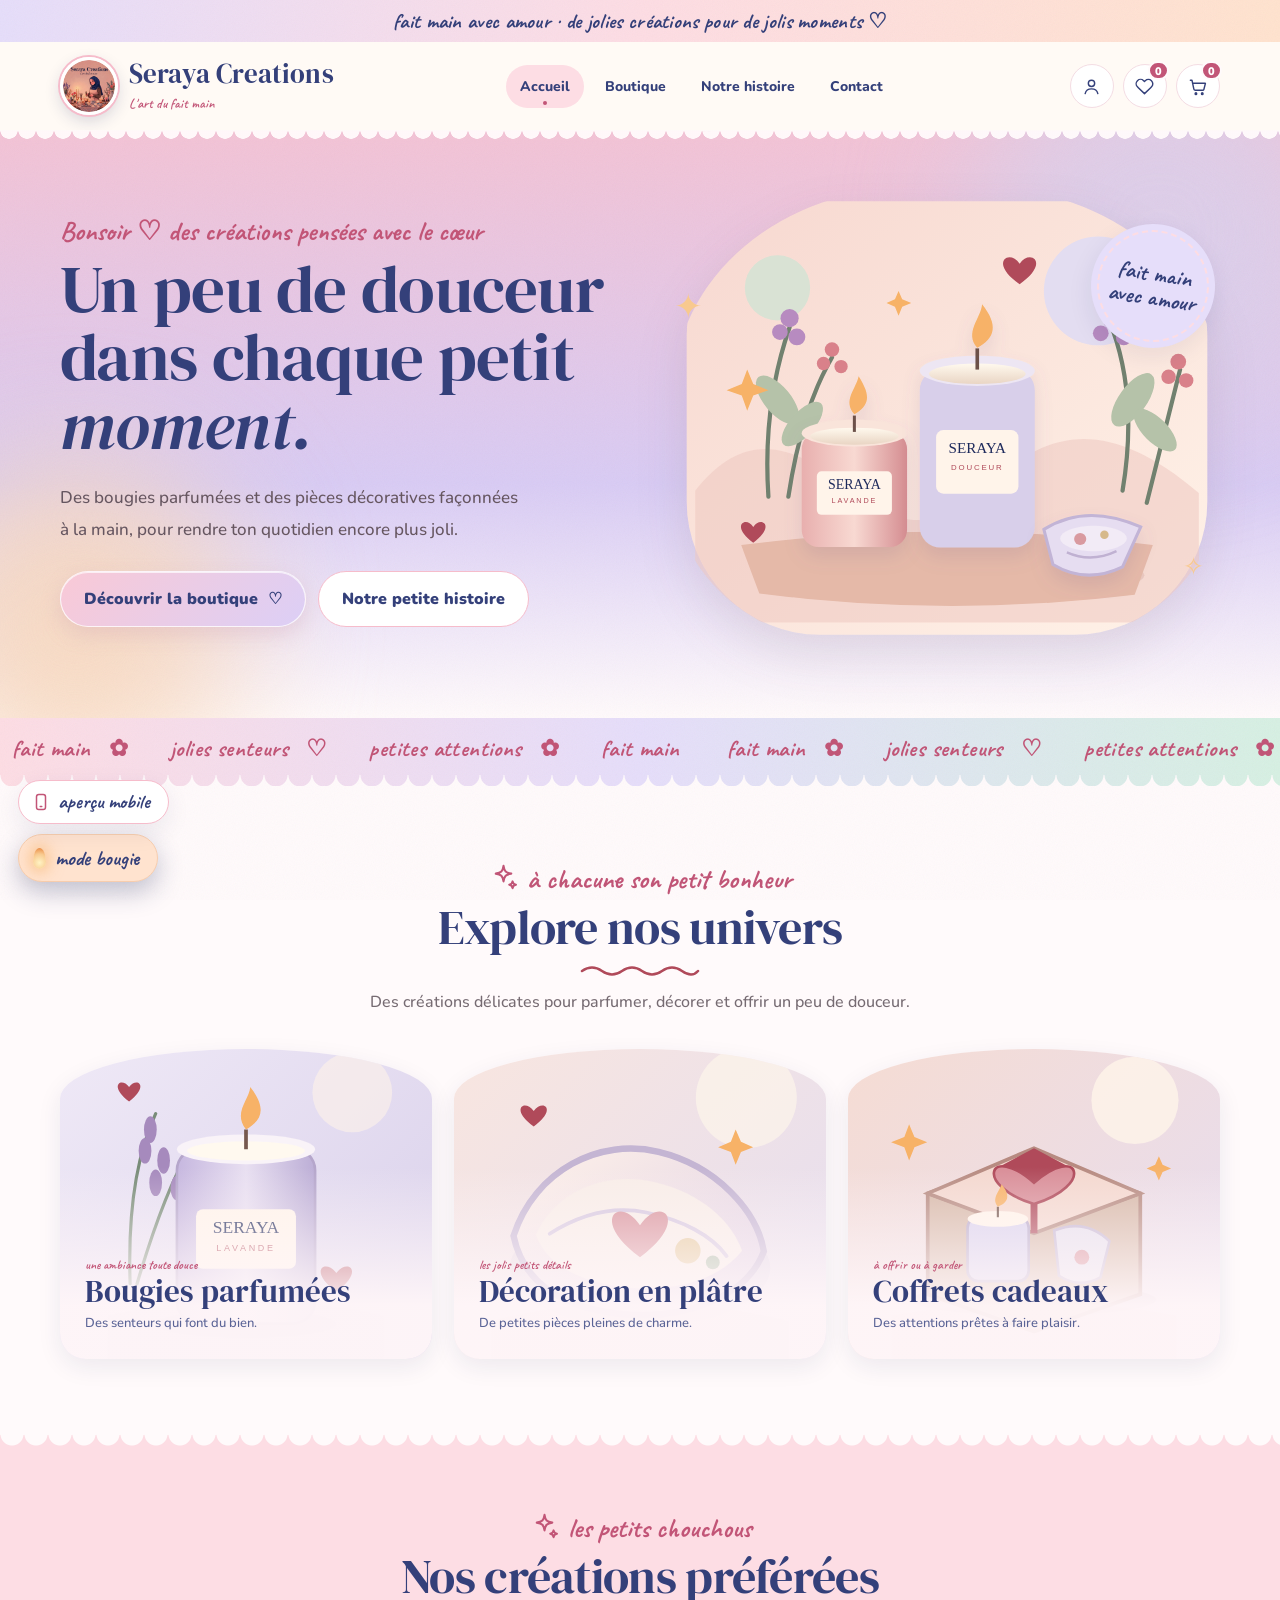
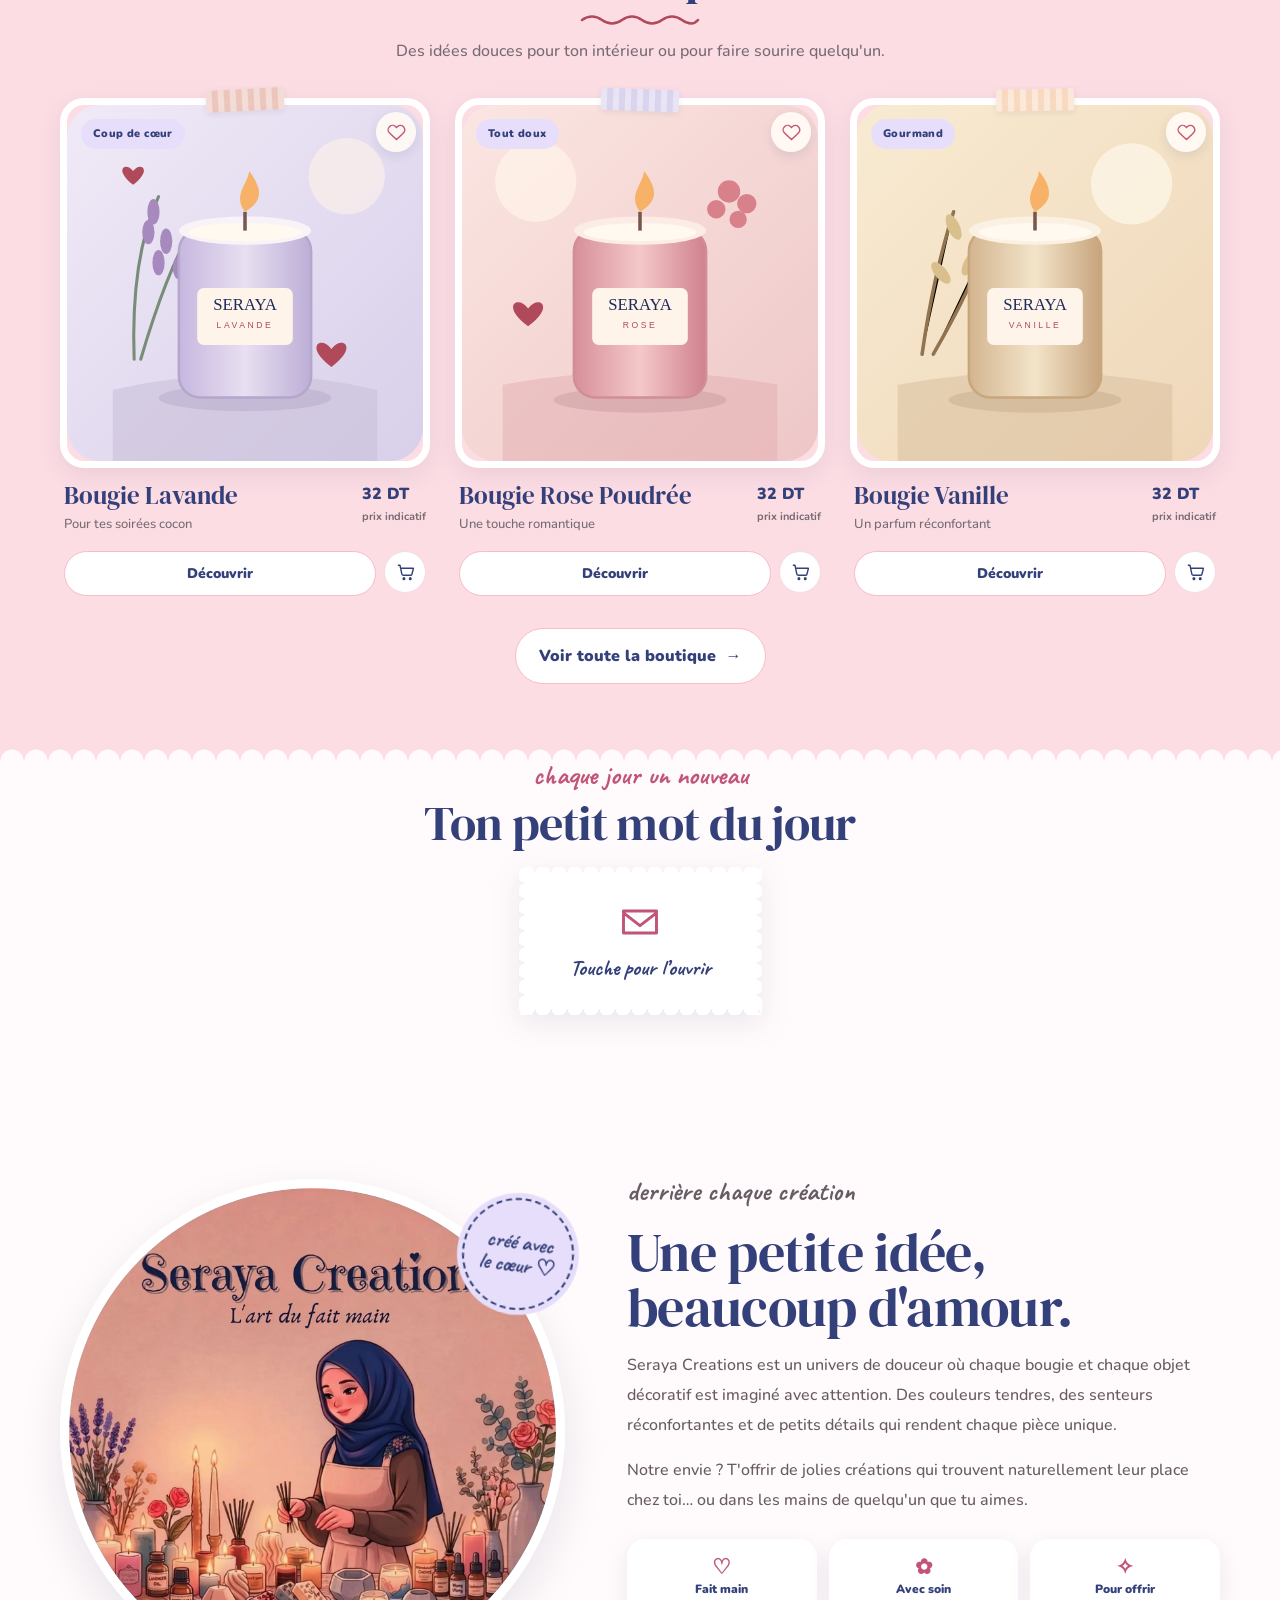
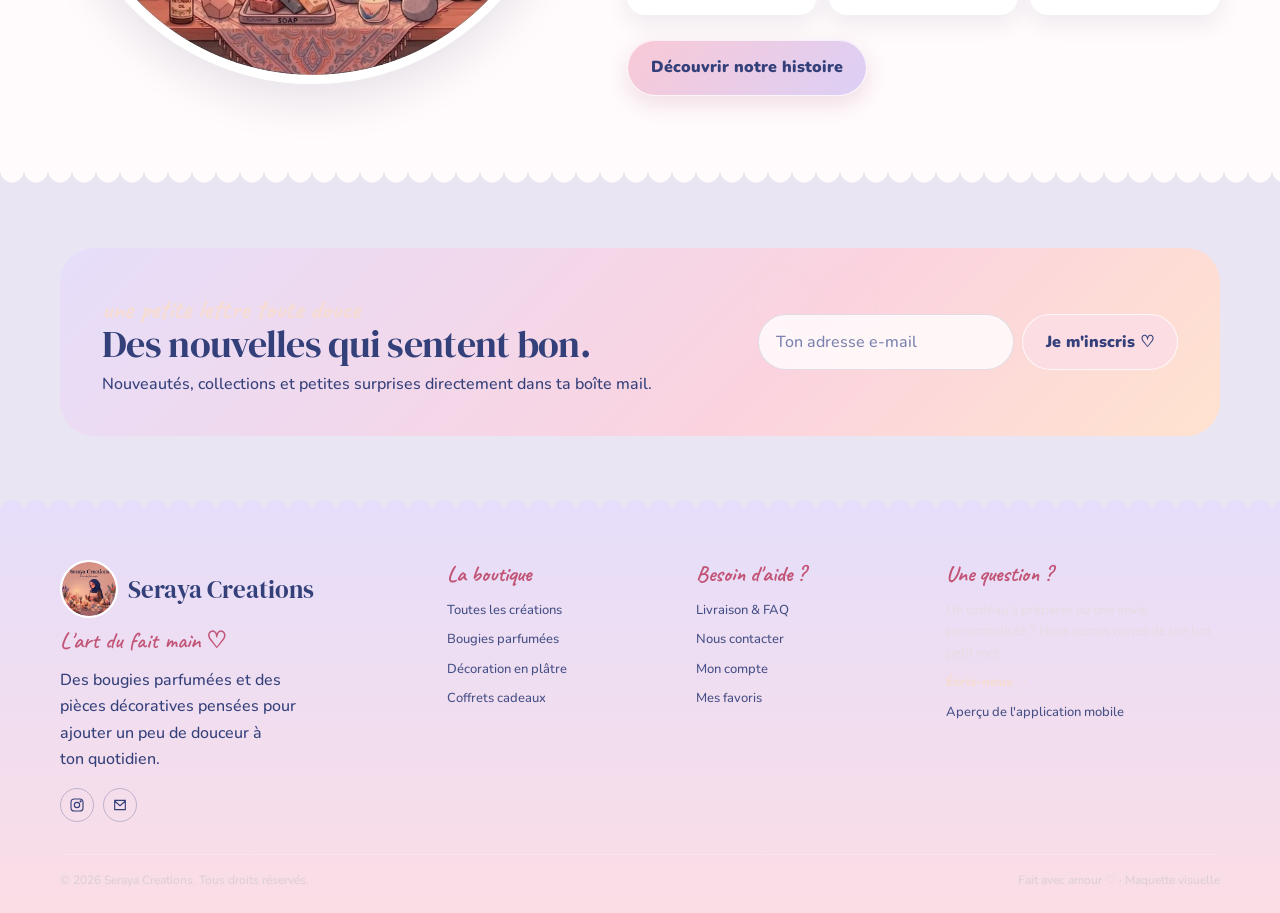
<file: index.html>
<!doctype html><html lang="fr"><head><meta charset="utf-8"><meta name="viewport" content="width=device-width, initial-scale=1"><meta name="theme-color" content="#FFF4EA"><meta name="description" content="Seraya Creations — bougies parfumées et créations décoratives faites à la main."><title>Accueil | Seraya Creations</title><link rel="stylesheet" href="styles.css"><script defer src="app.js"></script></head><body data-page="home"><div id="header-mount"><div class="announcement">fait main avec amour · de jolies créations pour de jolis moments ♡</div><header class="site-header"><div class="container nav-wrap"><a class="brand" href="index.html"><img src="assets/logo-seraya.png" alt="Logo Seraya Creations"><span><span class="brand-name">Seraya Creations</span><span class="brand-tag">L'art du fait main</span></span></a><nav class="main-nav" aria-label="Navigation principale"><a href="index.html" data-nav="home">Accueil</a><a href="boutique.html" data-nav="shop">Boutique</a><a href="histoire.html" data-nav="story">Notre histoire</a><a href="contact.html" data-nav="contact">Contact</a></nav><div class="nav-actions"><a class="icon-link" href="favoris.html" aria-label="Mes favoris"><svg viewBox="0 0 24 24"><path d="M20.8 4.6a5.5 5.5 0 0 0-7.8 0L12 5.7l-1.1-1.1a5.5 5.5 0 0 0-7.8 7.8l1.1 1.1L12 21l7.8-7.5 1.1-1.1a5.5 5.5 0 0 0-.1-7.8Z"/></svg><span class="count" data-favorite-count>0</span></a><a class="icon-link" href="panier.html" aria-label="Mon panier"><svg viewBox="0 0 24 24"><path d="M3 4h2l2.4 11.2a2 2 0 0 0 2 1.6h8.8a2 2 0 0 0 2-1.6L22 8H6"/><circle cx="10" cy="21" r="1"/><circle cx="18" cy="21" r="1"/></svg><span class="count" data-cart-count>0</span></a><button class="menu-toggle" type="button" aria-label="Ouvrir le menu" aria-expanded="false" data-menu-toggle><svg viewBox="0 0 24 24"><path d="M4 7h16M4 12h16M4 17h16"/></svg></button></div></div><nav class="mobile-nav" data-mobile-nav aria-label="Navigation mobile"><a href="index.html">Accueil</a><a href="boutique.html">Boutique</a><a href="histoire.html">Notre histoire</a><a href="contact.html">Contact</a><a href="livraison.html">Livraison & FAQ</a><a href="app.html">Aperçu application</a></nav></header></div><main>
<section class="hero">
 <div class="container hero-grid">
  <div class="hero-copy">
   <p class="eyebrow">des créations pensées avec le cœur</p>
   <h1 class="display">Un peu de douceur<br>dans chaque petit<br><em>moment.</em></h1>
   <p class="lead">Des bougies parfumées et des pièces décoratives façonnées à la main, pour rendre ton quotidien encore plus joli.</p>
   <div class="hero-actions"><a class="btn" href="boutique.html">Découvrir la boutique <span>♡</span></a><a class="btn btn-secondary" href="histoire.html">Notre petite histoire</a></div>
   
  </div>
  <div class="hero-art"><img src="assets/products/hero-atelier.svg" alt="Bougies parfumées et décorations artisanales Seraya"><div class="floating-note">fait main<br>avec amour</div><span class="hero-spark one">✦</span><span class="hero-spark two">✧</span></div>
 </div>
</section>
<div class="promise-strip">fait main <span>✿</span> jolies senteurs <span>♡</span> petites attentions <span>✿</span> fait main</div>
<section class="section">
 <div class="container">
  <div class="section-title"><p class="eyebrow center">à chacune son petit bonheur</p><h2 class="display display-sm">Explore nos univers</h2><p>Des créations délicates pour parfumer, décorer et offrir un peu de douceur.</p></div>
  <div class="collection-grid">
   <a class="collection-card" href="boutique.html?cat=bougies"><img src="assets/products/bougie-lavande.svg" alt="Bougie parfumée lavande"><div class="collection-copy"><p class="script-line">une ambiance toute douce</p><h3>Bougies parfumées</h3><p>Des senteurs qui font du bien.</p></div></a>
   <a class="collection-card" href="boutique.html?cat=decoration"><img src="assets/products/plateau-coquillage.svg" alt="Plateau décoratif en plâtre"><div class="collection-copy"><p class="script-line">les jolis petits détails</p><h3>Décoration en plâtre</h3><p>De petites pièces pleines de charme.</p></div></a>
   <a class="collection-card" href="boutique.html?cat=coffrets"><img src="assets/products/coffret-cocon.svg" alt="Coffret cadeau artisanal"><div class="collection-copy"><p class="script-line">à offrir ou à garder</p><h3>Coffrets cadeaux</h3><p>Des attentions prêtes à faire plaisir.</p></div></a>
  </div>
 </div>
</section>
<section class="section section-tint">
 <div class="container">
  <div class="section-title"><p class="eyebrow center">les petits chouchous</p><h2 class="display display-sm">Nos créations préférées</h2><p>Des idées douces pour ton intérieur ou pour faire sourire quelqu'un.</p></div>
  <div class="product-grid" data-products="featured"></div>
  <div class="center" style="margin-top:32px"><a class="btn btn-secondary" href="boutique.html">Voir toute la boutique <span>→</span></a></div>
 </div>
</section>
<section class="section">
 <div class="container split-feature">
  <div class="feature-art"><img src="assets/logo-seraya.png" alt="Illustration de l'univers Seraya Creations"><div class="feature-sticker">créé avec<br>le cœur ♡</div></div>
  <div class="feature-copy"><p class="eyebrow">derrière chaque création</p><h2 class="display">Une petite idée, beaucoup d'amour.</h2><p>Seraya Creations est un univers de douceur où chaque bougie et chaque objet décoratif est imaginé avec attention. Des couleurs tendres, des senteurs réconfortantes et de petits détails qui rendent chaque pièce unique.</p><p>Notre envie ? T'offrir de jolies créations qui trouvent naturellement leur place chez toi… ou dans les mains de quelqu'un que tu aimes.</p><div class="feature-points"><div class="feature-point"><b>♡</b>Fait main</div><div class="feature-point"><b>✿</b>Avec soin</div><div class="feature-point"><b>✧</b>Pour offrir</div></div><a class="btn" href="histoire.html">Découvrir notre histoire</a></div>
 </div>
</section>
<section class="section section-lavender">
 <div class="container"><div class="newsletter"><div><p class="eyebrow" style="color:#F6DCD2">une petite lettre toute douce</p><h2 class="display">Des nouvelles qui sentent bon.</h2><p>Nouveautés, collections et petites surprises directement dans ta boîte mail.</p></div><form class="newsletter-form" data-demo-form><input type="email" placeholder="Ton adresse e-mail" required aria-label="Ton adresse e-mail"><button class="btn" type="submit">Je m'inscris ♡</button></form></div></div>
</section>
</main><div id="footer-mount"><footer class="site-footer"><div class="container"><div class="footer-grid"><div><div class="footer-brand"><img src="assets/logo-seraya.png" alt=""><strong>Seraya Creations</strong></div><div class="footer-script">L'art du fait main ♡</div><p style="max-width:260px;margin-top:12px">Des bougies parfumées et des pièces décoratives pensées pour ajouter un peu de douceur à ton quotidien.</p><div class="social-row"><a href="contact.html" aria-label="Instagram"><svg viewBox="0 0 24 24"><rect x="3" y="3" width="18" height="18" rx="5"/><circle cx="12" cy="12" r="4"/><circle cx="17.5" cy="6.5" r=".8"/></svg></a><a href="contact.html" aria-label="Contact"><svg viewBox="0 0 24 24"><path d="M4 5h16v14H4zM4 6l8 7 8-7"/></svg></a></div></div><div class="footer-col"><h3>La boutique</h3><a href="boutique.html">Toutes les créations</a><a href="boutique.html?cat=bougies">Bougies parfumées</a><a href="boutique.html?cat=decoration">Décoration en plâtre</a><a href="boutique.html?cat=coffrets">Coffrets cadeaux</a></div><div class="footer-col"><h3>Besoin d'aide ?</h3><a href="livraison.html">Livraison & FAQ</a><a href="contact.html">Nous contacter</a><a href="compte.html">Mon compte</a><a href="favoris.html">Mes favoris</a></div><div class="footer-col"><h3>Une question ?</h3><p>Un cadeau à préparer ou une envie personnalisée ? Nous serons ravies de lire ton petit mot.</p><a href="contact.html" style="font-weight:900;color:#F6DCD2">Écris-nous →</a><a href="app.html">Aperçu de l'application mobile</a></div></div><div class="footer-bottom"><span>© <span data-year></span> Seraya Creations. Tous droits réservés.</span><span>Fait avec amour ♡ · Maquette visuelle</span></div></div></footer><div class="toast" role="status" aria-live="polite" data-toast></div></div></body></html>
</file>
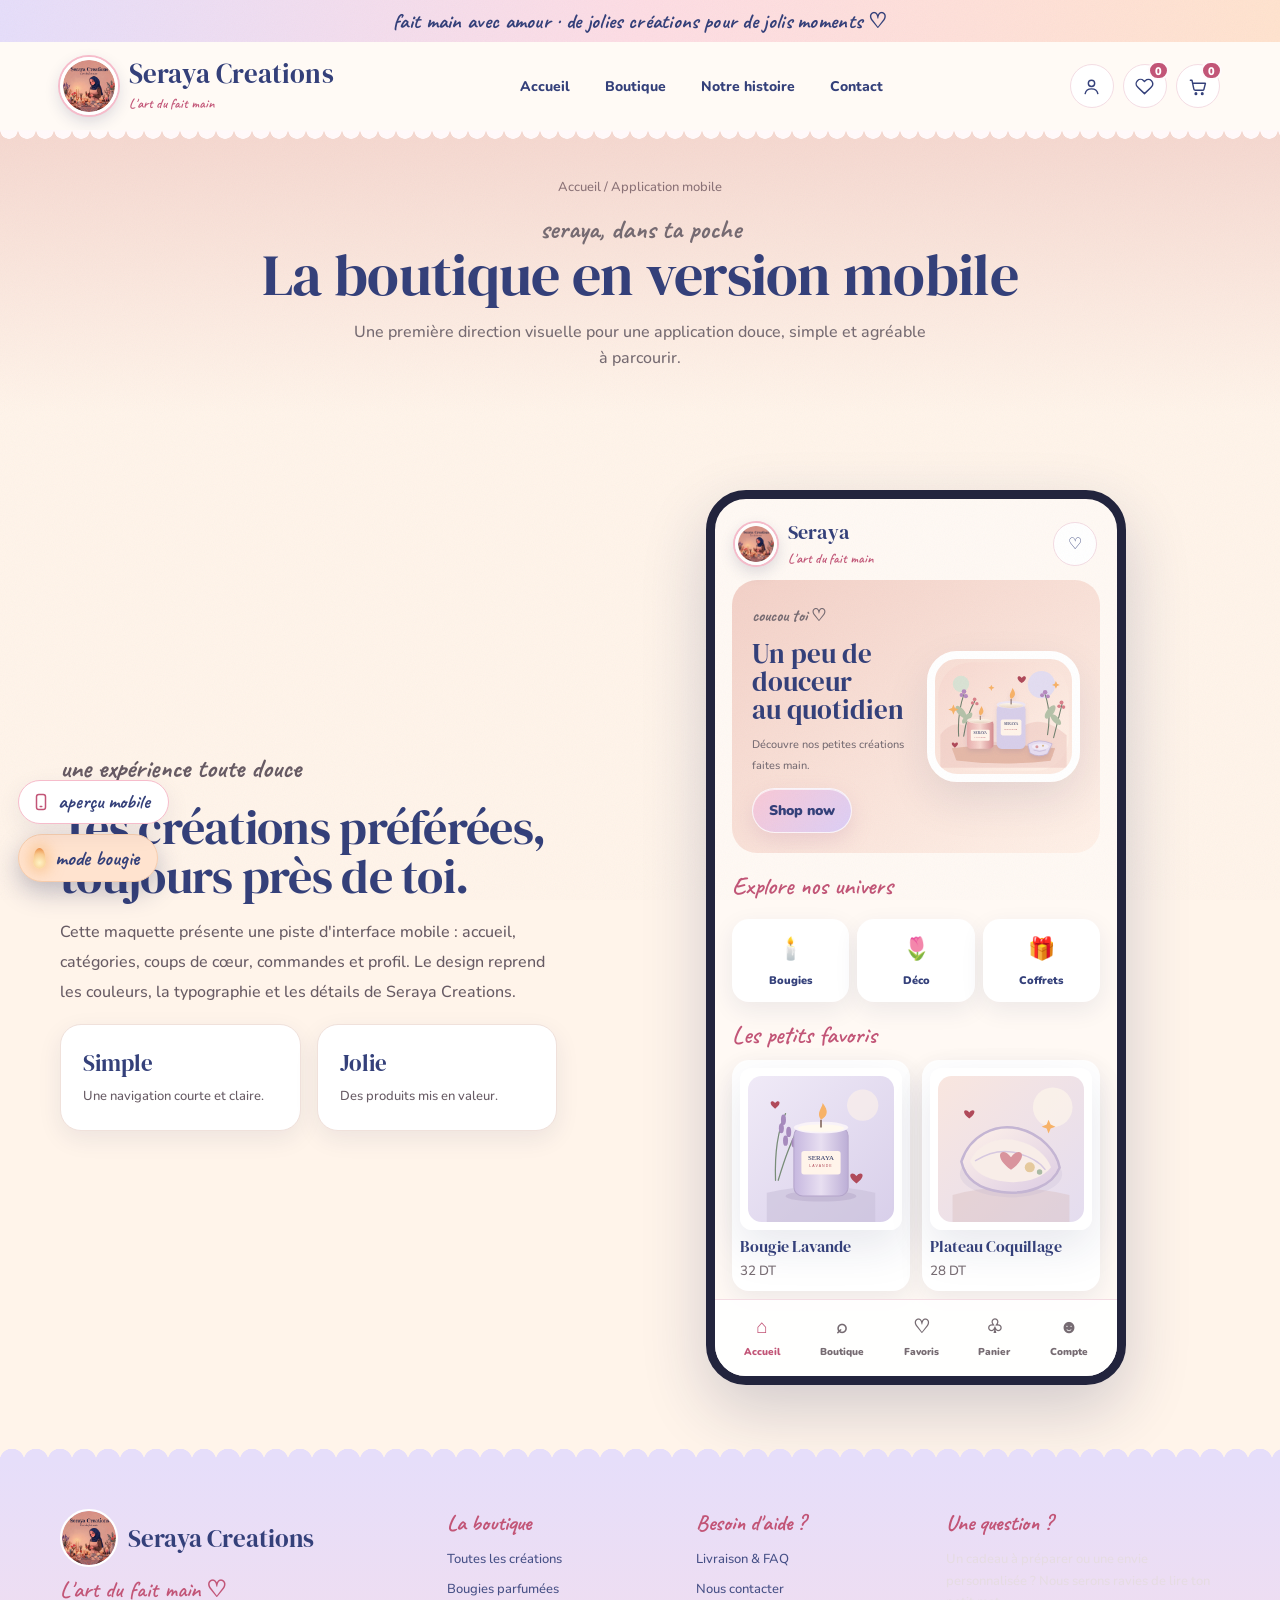
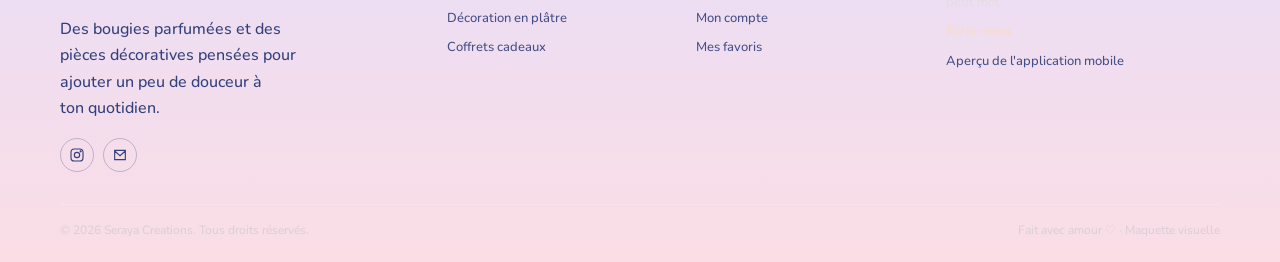
<file: app.html>
<!doctype html><html lang="fr"><head><meta charset="utf-8"><meta name="viewport" content="width=device-width, initial-scale=1"><meta name="theme-color" content="#FFF4EA"><meta name="description" content="Seraya Creations — bougies parfumées et créations décoratives faites à la main."><title>Aperçu application mobile | Seraya Creations</title><link rel="stylesheet" href="styles.css"><script defer src="app.js"></script></head><body data-page="app"><div id="header-mount"><div class="announcement">fait main avec amour · de jolies créations pour de jolis moments ♡</div><header class="site-header"><div class="container nav-wrap"><a class="brand" href="index.html"><img src="assets/logo-seraya.png" alt="Logo Seraya Creations"><span><span class="brand-name">Seraya Creations</span><span class="brand-tag">L'art du fait main</span></span></a><nav class="main-nav" aria-label="Navigation principale"><a href="index.html" data-nav="home">Accueil</a><a href="boutique.html" data-nav="shop">Boutique</a><a href="histoire.html" data-nav="story">Notre histoire</a><a href="contact.html" data-nav="contact">Contact</a></nav><div class="nav-actions"><a class="icon-link" href="favoris.html" aria-label="Mes favoris"><svg viewBox="0 0 24 24"><path d="M20.8 4.6a5.5 5.5 0 0 0-7.8 0L12 5.7l-1.1-1.1a5.5 5.5 0 0 0-7.8 7.8l1.1 1.1L12 21l7.8-7.5 1.1-1.1a5.5 5.5 0 0 0-.1-7.8Z"/></svg><span class="count" data-favorite-count>0</span></a><a class="icon-link" href="panier.html" aria-label="Mon panier"><svg viewBox="0 0 24 24"><path d="M3 4h2l2.4 11.2a2 2 0 0 0 2 1.6h8.8a2 2 0 0 0 2-1.6L22 8H6"/><circle cx="10" cy="21" r="1"/><circle cx="18" cy="21" r="1"/></svg><span class="count" data-cart-count>0</span></a><button class="menu-toggle" type="button" aria-label="Ouvrir le menu" aria-expanded="false" data-menu-toggle><svg viewBox="0 0 24 24"><path d="M4 7h16M4 12h16M4 17h16"/></svg></button></div></div><nav class="mobile-nav" data-mobile-nav aria-label="Navigation mobile"><a href="index.html">Accueil</a><a href="boutique.html">Boutique</a><a href="histoire.html">Notre histoire</a><a href="contact.html">Contact</a><a href="livraison.html">Livraison & FAQ</a><a href="app.html">Aperçu application</a></nav></header></div><main>
<section class="page-hero"><div class="container"><div class="breadcrumbs"><a href="index.html">Accueil</a> / Application mobile</div><p class="eyebrow">seraya, dans ta poche</p><h1 class="display">La boutique en version mobile</h1><p>Une première direction visuelle pour une application douce, simple et agréable à parcourir.</p></div></section>
<section class="section section-soft"><div class="container"><div class="story-hero"><div><p class="eyebrow">une expérience toute douce</p><h2 class="display display-sm">Tes créations préférées, toujours près de toi.</h2><p>Cette maquette présente une piste d'interface mobile : accueil, catégories, coups de cœur, commandes et profil. Le design reprend les couleurs, la typographie et les détails de Seraya Creations.</p><div class="info-cards" style="grid-template-columns:1fr 1fr"><article class="info-card"><h3>Simple</h3><p>Une navigation courte et claire.</p></article><article class="info-card"><h3>Jolie</h3><p>Des produits mis en valeur.</p></article></div></div><div class="app-preview"><div class="app-top"><a class="brand" href="index.html"><img src="assets/logo-seraya.png" alt=""><span><span class="brand-name">Seraya</span><span class="brand-tag">L'art du fait main</span></span></a><a href="favoris.html" class="icon-link" aria-label="Favoris">♡</a></div><div class="app-screen"><div class="app-hero"><div><p class="eyebrow" style="font-size:17px">coucou toi ♡</p><h2>Un peu de douceur au quotidien</h2><p>Découvre nos petites créations faites main.</p><a class="btn btn-small" href="boutique.html">Shop now</a></div><img src="assets/products/hero-atelier.svg" alt="Bougies et décoration"></div><div class="script-line" style="margin:18px 0 10px">Explore nos univers</div><div class="app-icons"><a class="app-icon" href="boutique.html?cat=bougies"><span>🕯️</span>Bougies</a><a class="app-icon" href="boutique.html?cat=decoration"><span>🌷</span>Déco</a><a class="app-icon" href="boutique.html?cat=coffrets"><span>🎁</span>Coffrets</a></div><div class="script-line" style="margin:10px 0">Les petits favoris</div><div class="app-products"><a class="app-product" href="produit.html"><img src="assets/products/bougie-lavande.svg" alt=""><strong>Bougie Lavande</strong><small>32 DT</small></a><a class="app-product" href="boutique.html"><img src="assets/products/plateau-coquillage.svg" alt=""><strong>Plateau Coquillage</strong><small>28 DT</small></a></div></div><div class="app-bottom"><a class="active" href="index.html"><span>⌂</span>Accueil</a><a href="boutique.html"><span>⌕</span>Boutique</a><a href="favoris.html"><span>♡</span>Favoris</a><a href="panier.html"><span>♧</span>Panier</a><a href="compte.html"><span>☻</span>Compte</a></div></div></div></div></section>
</main><div id="footer-mount"><footer class="site-footer"><div class="container"><div class="footer-grid"><div><div class="footer-brand"><img src="assets/logo-seraya.png" alt=""><strong>Seraya Creations</strong></div><div class="footer-script">L'art du fait main ♡</div><p style="max-width:260px;margin-top:12px">Des bougies parfumées et des pièces décoratives pensées pour ajouter un peu de douceur à ton quotidien.</p><div class="social-row"><a href="contact.html" aria-label="Instagram"><svg viewBox="0 0 24 24"><rect x="3" y="3" width="18" height="18" rx="5"/><circle cx="12" cy="12" r="4"/><circle cx="17.5" cy="6.5" r=".8"/></svg></a><a href="contact.html" aria-label="Contact"><svg viewBox="0 0 24 24"><path d="M4 5h16v14H4zM4 6l8 7 8-7"/></svg></a></div></div><div class="footer-col"><h3>La boutique</h3><a href="boutique.html">Toutes les créations</a><a href="boutique.html?cat=bougies">Bougies parfumées</a><a href="boutique.html?cat=decoration">Décoration en plâtre</a><a href="boutique.html?cat=coffrets">Coffrets cadeaux</a></div><div class="footer-col"><h3>Besoin d'aide ?</h3><a href="livraison.html">Livraison & FAQ</a><a href="contact.html">Nous contacter</a><a href="compte.html">Mon compte</a><a href="favoris.html">Mes favoris</a></div><div class="footer-col"><h3>Une question ?</h3><p>Un cadeau à préparer ou une envie personnalisée ? Nous serons ravies de lire ton petit mot.</p><a href="contact.html" style="font-weight:900;color:#F6DCD2">Écris-nous →</a><a href="app.html">Aperçu de l'application mobile</a></div></div><div class="footer-bottom"><span>© <span data-year></span> Seraya Creations. Tous droits réservés.</span><span>Fait avec amour ♡ · Maquette visuelle</span></div></div></footer><div class="toast" role="status" aria-live="polite" data-toast></div></div></body></html>
</file>
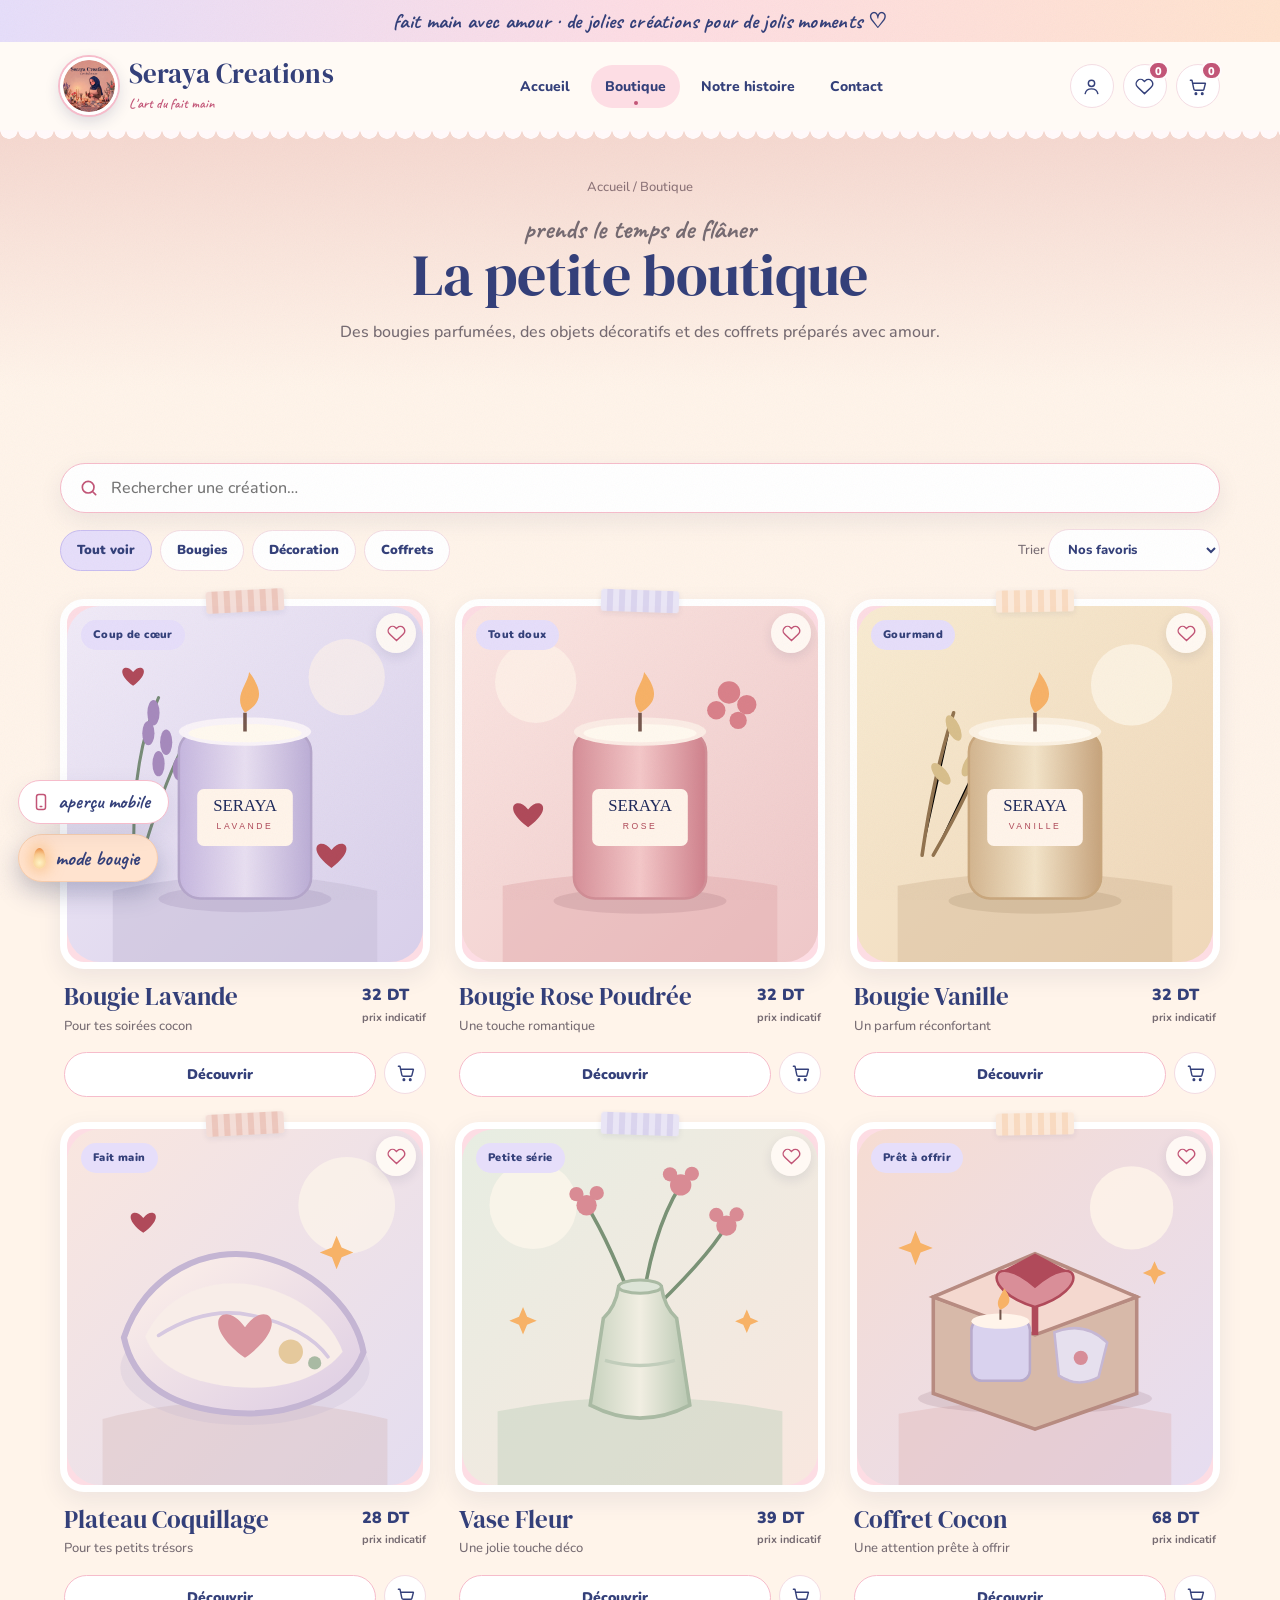
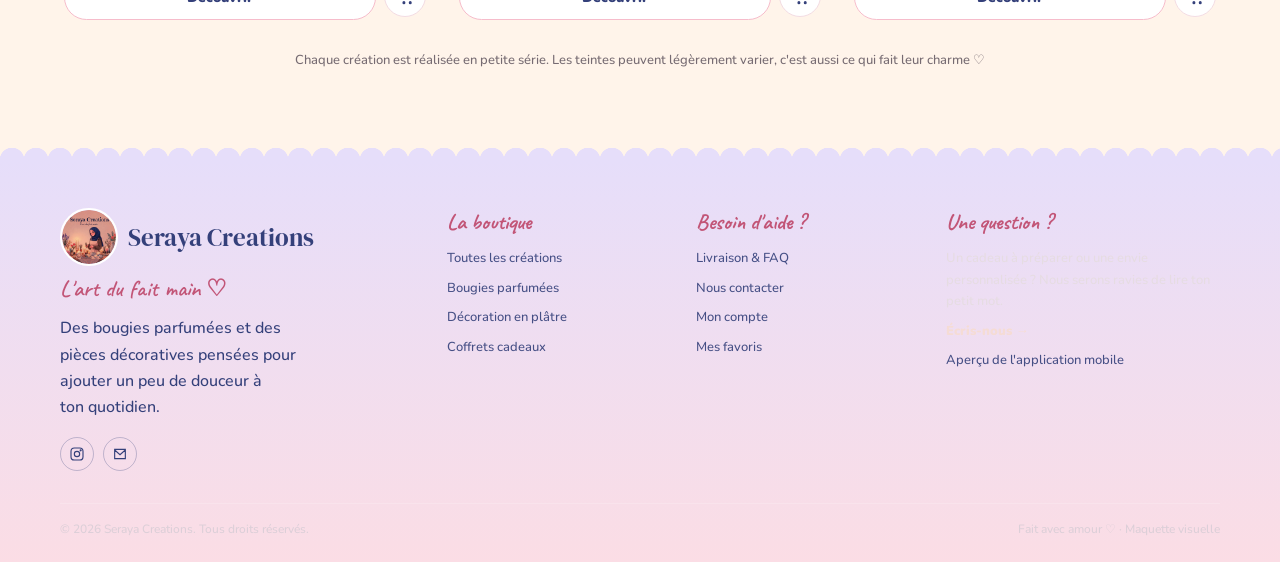
<file: boutique.html>
<!doctype html><html lang="fr"><head><meta charset="utf-8"><meta name="viewport" content="width=device-width, initial-scale=1"><meta name="theme-color" content="#FFF4EA"><meta name="description" content="Seraya Creations — bougies parfumées et créations décoratives faites à la main."><title>La boutique | Seraya Creations</title><link rel="stylesheet" href="styles.css"><script defer src="app.js"></script></head><body data-page="shop"><div id="header-mount"><div class="announcement">fait main avec amour · de jolies créations pour de jolis moments ♡</div><header class="site-header"><div class="container nav-wrap"><a class="brand" href="index.html"><img src="assets/logo-seraya.png" alt="Logo Seraya Creations"><span><span class="brand-name">Seraya Creations</span><span class="brand-tag">L'art du fait main</span></span></a><nav class="main-nav" aria-label="Navigation principale"><a href="index.html" data-nav="home">Accueil</a><a href="boutique.html" data-nav="shop">Boutique</a><a href="histoire.html" data-nav="story">Notre histoire</a><a href="contact.html" data-nav="contact">Contact</a></nav><div class="nav-actions"><a class="icon-link" href="favoris.html" aria-label="Mes favoris"><svg viewBox="0 0 24 24"><path d="M20.8 4.6a5.5 5.5 0 0 0-7.8 0L12 5.7l-1.1-1.1a5.5 5.5 0 0 0-7.8 7.8l1.1 1.1L12 21l7.8-7.5 1.1-1.1a5.5 5.5 0 0 0-.1-7.8Z"/></svg><span class="count" data-favorite-count>0</span></a><a class="icon-link" href="panier.html" aria-label="Mon panier"><svg viewBox="0 0 24 24"><path d="M3 4h2l2.4 11.2a2 2 0 0 0 2 1.6h8.8a2 2 0 0 0 2-1.6L22 8H6"/><circle cx="10" cy="21" r="1"/><circle cx="18" cy="21" r="1"/></svg><span class="count" data-cart-count>0</span></a><button class="menu-toggle" type="button" aria-label="Ouvrir le menu" aria-expanded="false" data-menu-toggle><svg viewBox="0 0 24 24"><path d="M4 7h16M4 12h16M4 17h16"/></svg></button></div></div><nav class="mobile-nav" data-mobile-nav aria-label="Navigation mobile"><a href="index.html">Accueil</a><a href="boutique.html">Boutique</a><a href="histoire.html">Notre histoire</a><a href="contact.html">Contact</a><a href="livraison.html">Livraison & FAQ</a><a href="app.html">Aperçu application</a></nav></header></div><main>
<section class="page-hero"><div class="container"><div class="breadcrumbs"><a href="index.html">Accueil</a> / Boutique</div><p class="eyebrow">prends le temps de flâner</p><h1 class="display">La petite boutique</h1><p>Des bougies parfumées, des objets décoratifs et des coffrets préparés avec amour.</p></div></section>
<section class="section section-soft"><div class="container"><div class="shop-toolbar"><div class="filter-pills"><button class="filter-pill active" data-filter="all">Tout voir</button><button class="filter-pill" data-filter="bougies">Bougies</button><button class="filter-pill" data-filter="decoration">Décoration</button><button class="filter-pill" data-filter="coffrets">Coffrets</button></div><label class="small muted">Trier <select class="sort-select" id="sort-products"><option value="featured">Nos favoris</option><option value="price-asc">Prix croissant</option><option value="price-desc">Prix décroissant</option></select></label></div><div class="product-grid" data-products="all"></div><p class="center muted small" style="margin-top:30px">Chaque création est réalisée en petite série. Les teintes peuvent légèrement varier, c'est aussi ce qui fait leur charme ♡</p></div></section>
</main><div id="footer-mount"><footer class="site-footer"><div class="container"><div class="footer-grid"><div><div class="footer-brand"><img src="assets/logo-seraya.png" alt=""><strong>Seraya Creations</strong></div><div class="footer-script">L'art du fait main ♡</div><p style="max-width:260px;margin-top:12px">Des bougies parfumées et des pièces décoratives pensées pour ajouter un peu de douceur à ton quotidien.</p><div class="social-row"><a href="contact.html" aria-label="Instagram"><svg viewBox="0 0 24 24"><rect x="3" y="3" width="18" height="18" rx="5"/><circle cx="12" cy="12" r="4"/><circle cx="17.5" cy="6.5" r=".8"/></svg></a><a href="contact.html" aria-label="Contact"><svg viewBox="0 0 24 24"><path d="M4 5h16v14H4zM4 6l8 7 8-7"/></svg></a></div></div><div class="footer-col"><h3>La boutique</h3><a href="boutique.html">Toutes les créations</a><a href="boutique.html?cat=bougies">Bougies parfumées</a><a href="boutique.html?cat=decoration">Décoration en plâtre</a><a href="boutique.html?cat=coffrets">Coffrets cadeaux</a></div><div class="footer-col"><h3>Besoin d'aide ?</h3><a href="livraison.html">Livraison & FAQ</a><a href="contact.html">Nous contacter</a><a href="compte.html">Mon compte</a><a href="favoris.html">Mes favoris</a></div><div class="footer-col"><h3>Une question ?</h3><p>Un cadeau à préparer ou une envie personnalisée ? Nous serons ravies de lire ton petit mot.</p><a href="contact.html" style="font-weight:900;color:#F6DCD2">Écris-nous →</a><a href="app.html">Aperçu de l'application mobile</a></div></div><div class="footer-bottom"><span>© <span data-year></span> Seraya Creations. Tous droits réservés.</span><span>Fait avec amour ♡ · Maquette visuelle</span></div></div></footer><div class="toast" role="status" aria-live="polite" data-toast></div></div></body></html>
</file>
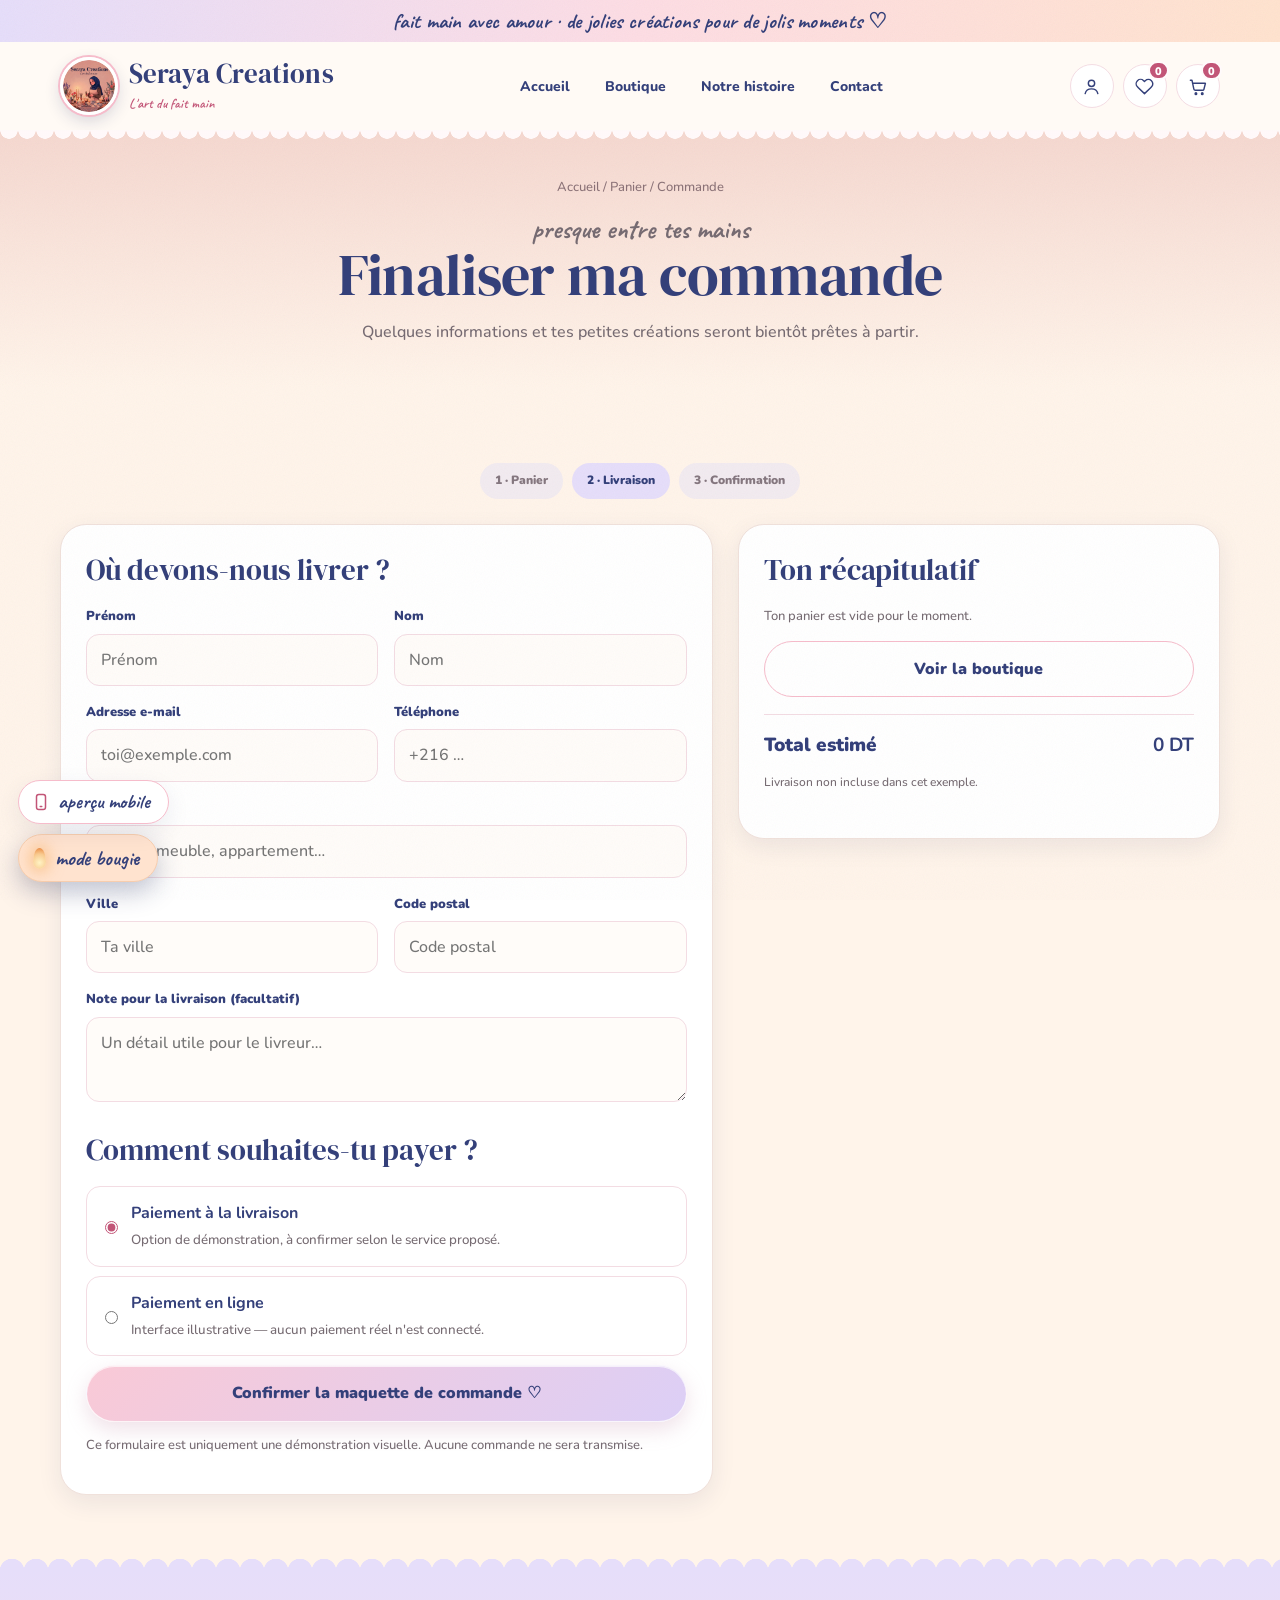
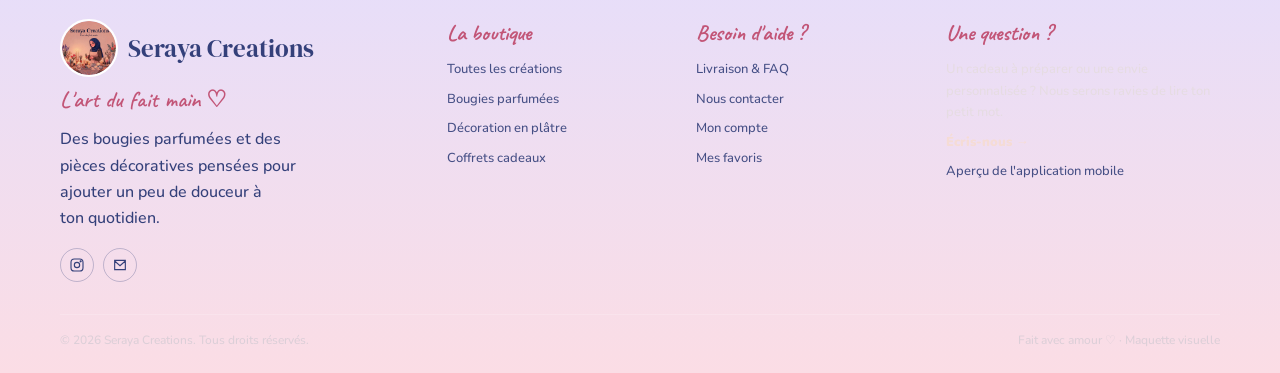
<file: commande.html>
<!doctype html><html lang="fr"><head><meta charset="utf-8"><meta name="viewport" content="width=device-width, initial-scale=1"><meta name="theme-color" content="#FFF4EA"><meta name="description" content="Seraya Creations — bougies parfumées et créations décoratives faites à la main."><title>Finaliser ma commande | Seraya Creations</title><link rel="stylesheet" href="styles.css"><script defer src="app.js"></script></head><body data-page="checkout"><div id="header-mount"><div class="announcement">fait main avec amour · de jolies créations pour de jolis moments ♡</div><header class="site-header"><div class="container nav-wrap"><a class="brand" href="index.html"><img src="assets/logo-seraya.png" alt="Logo Seraya Creations"><span><span class="brand-name">Seraya Creations</span><span class="brand-tag">L'art du fait main</span></span></a><nav class="main-nav" aria-label="Navigation principale"><a href="index.html" data-nav="home">Accueil</a><a href="boutique.html" data-nav="shop">Boutique</a><a href="histoire.html" data-nav="story">Notre histoire</a><a href="contact.html" data-nav="contact">Contact</a></nav><div class="nav-actions"><a class="icon-link" href="favoris.html" aria-label="Mes favoris"><svg viewBox="0 0 24 24"><path d="M20.8 4.6a5.5 5.5 0 0 0-7.8 0L12 5.7l-1.1-1.1a5.5 5.5 0 0 0-7.8 7.8l1.1 1.1L12 21l7.8-7.5 1.1-1.1a5.5 5.5 0 0 0-.1-7.8Z"/></svg><span class="count" data-favorite-count>0</span></a><a class="icon-link" href="panier.html" aria-label="Mon panier"><svg viewBox="0 0 24 24"><path d="M3 4h2l2.4 11.2a2 2 0 0 0 2 1.6h8.8a2 2 0 0 0 2-1.6L22 8H6"/><circle cx="10" cy="21" r="1"/><circle cx="18" cy="21" r="1"/></svg><span class="count" data-cart-count>0</span></a><button class="menu-toggle" type="button" aria-label="Ouvrir le menu" aria-expanded="false" data-menu-toggle><svg viewBox="0 0 24 24"><path d="M4 7h16M4 12h16M4 17h16"/></svg></button></div></div><nav class="mobile-nav" data-mobile-nav aria-label="Navigation mobile"><a href="index.html">Accueil</a><a href="boutique.html">Boutique</a><a href="histoire.html">Notre histoire</a><a href="contact.html">Contact</a><a href="livraison.html">Livraison & FAQ</a><a href="app.html">Aperçu application</a></nav></header></div><main>
<section class="page-hero"><div class="container"><div class="breadcrumbs"><a href="index.html">Accueil</a> / <a href="panier.html">Panier</a> / Commande</div><p class="eyebrow">presque entre tes mains</p><h1 class="display">Finaliser ma commande</h1><p>Quelques informations et tes petites créations seront bientôt prêtes à partir.</p></div></section>
<section class="section section-soft"><div class="container"><div class="step-row"><span class="step">1 · Panier</span><span class="step active">2 · Livraison</span><span class="step">3 · Confirmation</span></div><form class="form-layout" data-demo-form><div class="form-panel"><h2>Où devons-nous livrer ?</h2><div class="form-grid"><div class="field"><label for="first">Prénom</label><input id="first" required placeholder="Prénom"></div><div class="field"><label for="last">Nom</label><input id="last" required placeholder="Nom"></div><div class="field"><label for="email">Adresse e-mail</label><input id="email" type="email" required placeholder="toi@exemple.com"></div><div class="field"><label for="phone">Téléphone</label><input id="phone" type="tel" required placeholder="+216 …"></div><div class="field full"><label for="address">Adresse</label><input id="address" required placeholder="Rue, immeuble, appartement…"></div><div class="field"><label for="city">Ville</label><input id="city" required placeholder="Ta ville"></div><div class="field"><label for="postcode">Code postal</label><input id="postcode" placeholder="Code postal"></div><div class="field full"><label for="delivery-note">Note pour la livraison (facultatif)</label><textarea id="delivery-note" placeholder="Un détail utile pour le livreur…" style="min-height:85px"></textarea></div></div><h2 style="margin-top:28px">Comment souhaites-tu payer ?</h2><label class="radio-card"><input type="radio" name="payment" checked><span><strong>Paiement à la livraison</strong><br><small class="muted">Option de démonstration, à confirmer selon le service proposé.</small></span></label><label class="radio-card"><input type="radio" name="payment"><span><strong>Paiement en ligne</strong><br><small class="muted">Interface illustrative — aucun paiement réel n'est connecté.</small></span></label><button class="btn btn-block" type="submit">Confirmer la maquette de commande ♡</button><p class="small muted">Ce formulaire est uniquement une démonstration visuelle. Aucune commande ne sera transmise.</p></div><aside class="summary-panel"><h2>Ton récapitulatif</h2><div id="checkout-summary"></div><div class="summary-line total"><span>Total estimé</span><strong id="checkout-total">0 DT</strong></div><p class="summary-note">Livraison non incluse dans cet exemple.</p></aside></form></div></section>
</main><div id="footer-mount"><footer class="site-footer"><div class="container"><div class="footer-grid"><div><div class="footer-brand"><img src="assets/logo-seraya.png" alt=""><strong>Seraya Creations</strong></div><div class="footer-script">L'art du fait main ♡</div><p style="max-width:260px;margin-top:12px">Des bougies parfumées et des pièces décoratives pensées pour ajouter un peu de douceur à ton quotidien.</p><div class="social-row"><a href="contact.html" aria-label="Instagram"><svg viewBox="0 0 24 24"><rect x="3" y="3" width="18" height="18" rx="5"/><circle cx="12" cy="12" r="4"/><circle cx="17.5" cy="6.5" r=".8"/></svg></a><a href="contact.html" aria-label="Contact"><svg viewBox="0 0 24 24"><path d="M4 5h16v14H4zM4 6l8 7 8-7"/></svg></a></div></div><div class="footer-col"><h3>La boutique</h3><a href="boutique.html">Toutes les créations</a><a href="boutique.html?cat=bougies">Bougies parfumées</a><a href="boutique.html?cat=decoration">Décoration en plâtre</a><a href="boutique.html?cat=coffrets">Coffrets cadeaux</a></div><div class="footer-col"><h3>Besoin d'aide ?</h3><a href="livraison.html">Livraison & FAQ</a><a href="contact.html">Nous contacter</a><a href="compte.html">Mon compte</a><a href="favoris.html">Mes favoris</a></div><div class="footer-col"><h3>Une question ?</h3><p>Un cadeau à préparer ou une envie personnalisée ? Nous serons ravies de lire ton petit mot.</p><a href="contact.html" style="font-weight:900;color:#F6DCD2">Écris-nous →</a><a href="app.html">Aperçu de l'application mobile</a></div></div><div class="footer-bottom"><span>© <span data-year></span> Seraya Creations. Tous droits réservés.</span><span>Fait avec amour ♡ · Maquette visuelle</span></div></div></footer><div class="toast" role="status" aria-live="polite" data-toast></div></div></body></html>
</file>
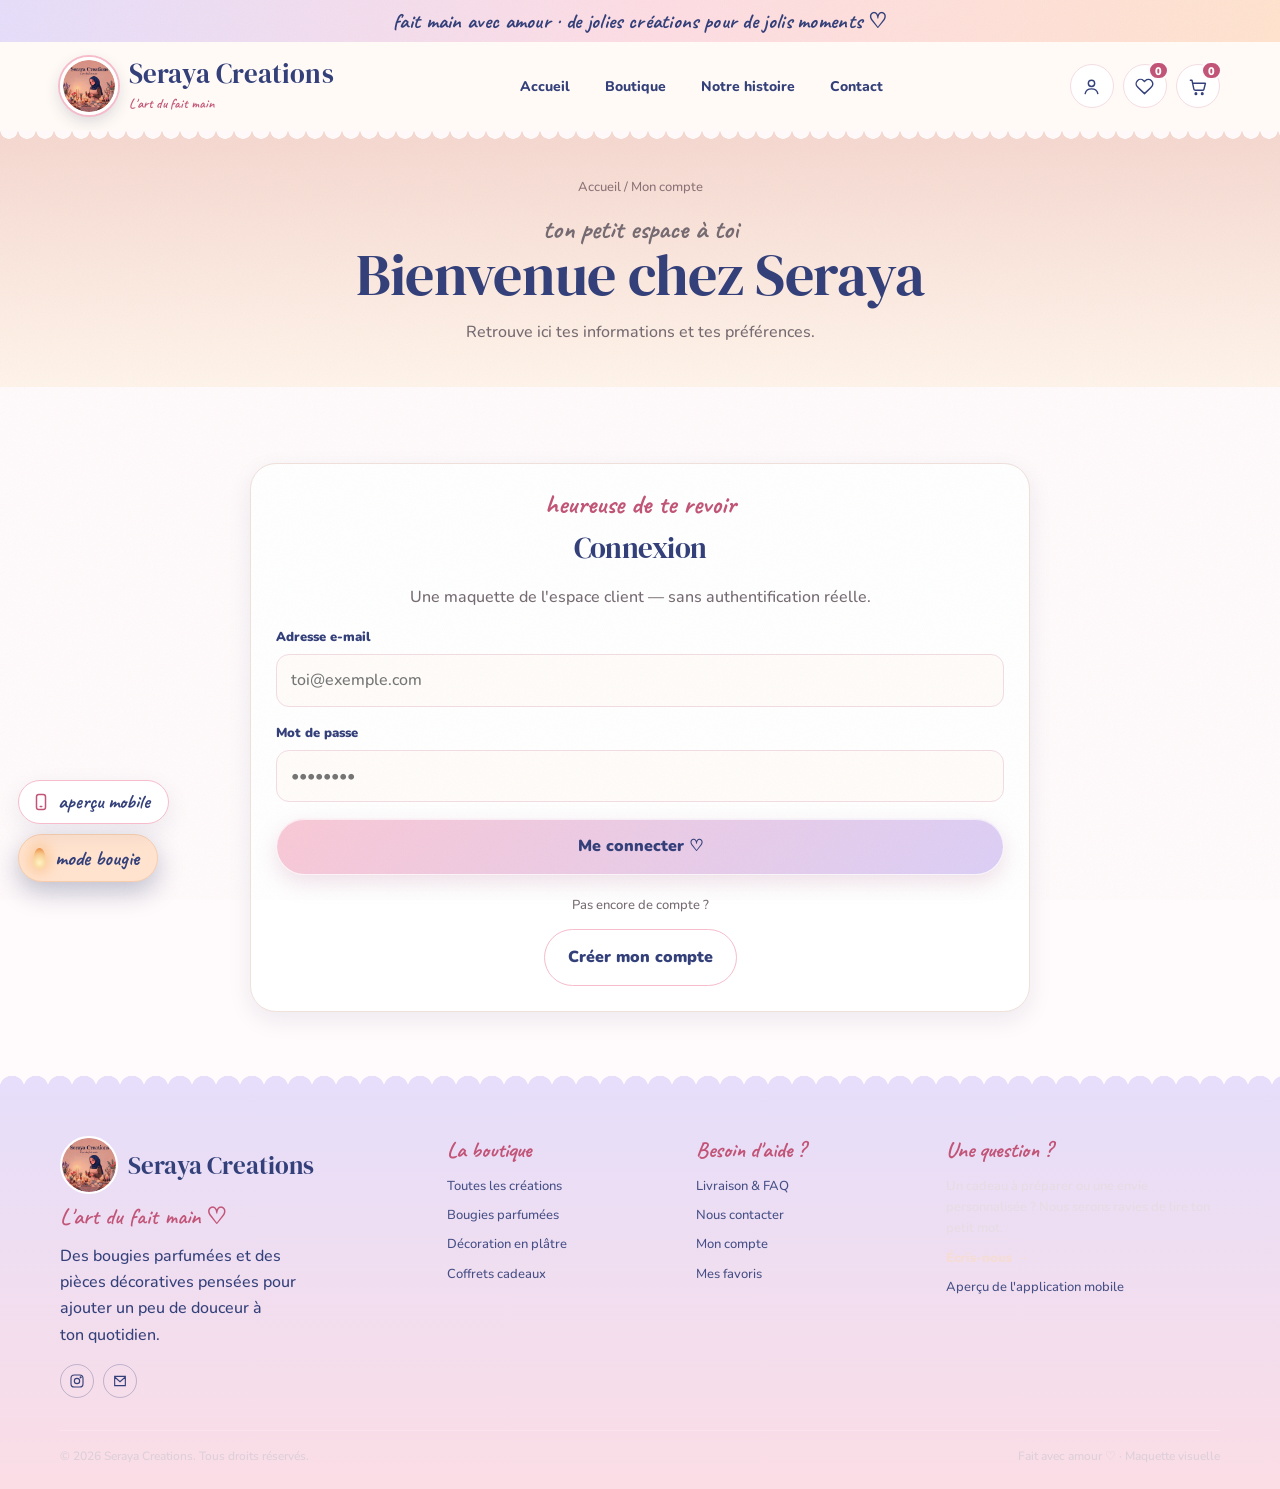
<file: compte.html>
<!doctype html><html lang="fr"><head><meta charset="utf-8"><meta name="viewport" content="width=device-width, initial-scale=1"><meta name="theme-color" content="#FFF4EA"><meta name="description" content="Seraya Creations — bougies parfumées et créations décoratives faites à la main."><title>Mon compte | Seraya Creations</title><link rel="stylesheet" href="styles.css"><script defer src="app.js"></script></head><body data-page="account"><div id="header-mount"><div class="announcement">fait main avec amour · de jolies créations pour de jolis moments ♡</div><header class="site-header"><div class="container nav-wrap"><a class="brand" href="index.html"><img src="assets/logo-seraya.png" alt="Logo Seraya Creations"><span><span class="brand-name">Seraya Creations</span><span class="brand-tag">L'art du fait main</span></span></a><nav class="main-nav" aria-label="Navigation principale"><a href="index.html" data-nav="home">Accueil</a><a href="boutique.html" data-nav="shop">Boutique</a><a href="histoire.html" data-nav="story">Notre histoire</a><a href="contact.html" data-nav="contact">Contact</a></nav><div class="nav-actions"><a class="icon-link" href="favoris.html" aria-label="Mes favoris"><svg viewBox="0 0 24 24"><path d="M20.8 4.6a5.5 5.5 0 0 0-7.8 0L12 5.7l-1.1-1.1a5.5 5.5 0 0 0-7.8 7.8l1.1 1.1L12 21l7.8-7.5 1.1-1.1a5.5 5.5 0 0 0-.1-7.8Z"/></svg><span class="count" data-favorite-count>0</span></a><a class="icon-link" href="panier.html" aria-label="Mon panier"><svg viewBox="0 0 24 24"><path d="M3 4h2l2.4 11.2a2 2 0 0 0 2 1.6h8.8a2 2 0 0 0 2-1.6L22 8H6"/><circle cx="10" cy="21" r="1"/><circle cx="18" cy="21" r="1"/></svg><span class="count" data-cart-count>0</span></a><button class="menu-toggle" type="button" aria-label="Ouvrir le menu" aria-expanded="false" data-menu-toggle><svg viewBox="0 0 24 24"><path d="M4 7h16M4 12h16M4 17h16"/></svg></button></div></div><nav class="mobile-nav" data-mobile-nav aria-label="Navigation mobile"><a href="index.html">Accueil</a><a href="boutique.html">Boutique</a><a href="histoire.html">Notre histoire</a><a href="contact.html">Contact</a><a href="livraison.html">Livraison & FAQ</a><a href="app.html">Aperçu application</a></nav></header></div><main>
<section class="page-hero"><div class="container"><div class="breadcrumbs"><a href="index.html">Accueil</a> / Mon compte</div><p class="eyebrow">ton petit espace à toi</p><h1 class="display">Bienvenue chez Seraya</h1><p>Retrouve ici tes informations et tes préférences.</p></div></section>
<section class="section"><div class="narrow"><div class="form-panel"><div class="center"><p class="eyebrow">heureuse de te revoir</p><h2 class="display display-sm">Connexion</h2><p class="muted">Une maquette de l'espace client — sans authentification réelle.</p></div><form data-demo-form><div class="form-grid"><div class="field full"><label for="login-email">Adresse e-mail</label><input id="login-email" type="email" required placeholder="toi@exemple.com"></div><div class="field full"><label for="login-password">Mot de passe</label><input id="login-password" type="password" required placeholder="••••••••"></div><div class="field full"><button class="btn btn-block" type="submit">Me connecter ♡</button></div></div></form><div class="center" style="margin-top:20px"><p class="muted small">Pas encore de compte ?</p><button class="btn btn-secondary" type="button" data-toast="La création de compte sera ajoutée dans la version connectée.">Créer mon compte</button></div></div></div></section>
</main><div id="footer-mount"><footer class="site-footer"><div class="container"><div class="footer-grid"><div><div class="footer-brand"><img src="assets/logo-seraya.png" alt=""><strong>Seraya Creations</strong></div><div class="footer-script">L'art du fait main ♡</div><p style="max-width:260px;margin-top:12px">Des bougies parfumées et des pièces décoratives pensées pour ajouter un peu de douceur à ton quotidien.</p><div class="social-row"><a href="contact.html" aria-label="Instagram"><svg viewBox="0 0 24 24"><rect x="3" y="3" width="18" height="18" rx="5"/><circle cx="12" cy="12" r="4"/><circle cx="17.5" cy="6.5" r=".8"/></svg></a><a href="contact.html" aria-label="Contact"><svg viewBox="0 0 24 24"><path d="M4 5h16v14H4zM4 6l8 7 8-7"/></svg></a></div></div><div class="footer-col"><h3>La boutique</h3><a href="boutique.html">Toutes les créations</a><a href="boutique.html?cat=bougies">Bougies parfumées</a><a href="boutique.html?cat=decoration">Décoration en plâtre</a><a href="boutique.html?cat=coffrets">Coffrets cadeaux</a></div><div class="footer-col"><h3>Besoin d'aide ?</h3><a href="livraison.html">Livraison & FAQ</a><a href="contact.html">Nous contacter</a><a href="compte.html">Mon compte</a><a href="favoris.html">Mes favoris</a></div><div class="footer-col"><h3>Une question ?</h3><p>Un cadeau à préparer ou une envie personnalisée ? Nous serons ravies de lire ton petit mot.</p><a href="contact.html" style="font-weight:900;color:#F6DCD2">Écris-nous →</a><a href="app.html">Aperçu de l'application mobile</a></div></div><div class="footer-bottom"><span>© <span data-year></span> Seraya Creations. Tous droits réservés.</span><span>Fait avec amour ♡ · Maquette visuelle</span></div></div></footer><div class="toast" role="status" aria-live="polite" data-toast></div></div></body></html>
</file>
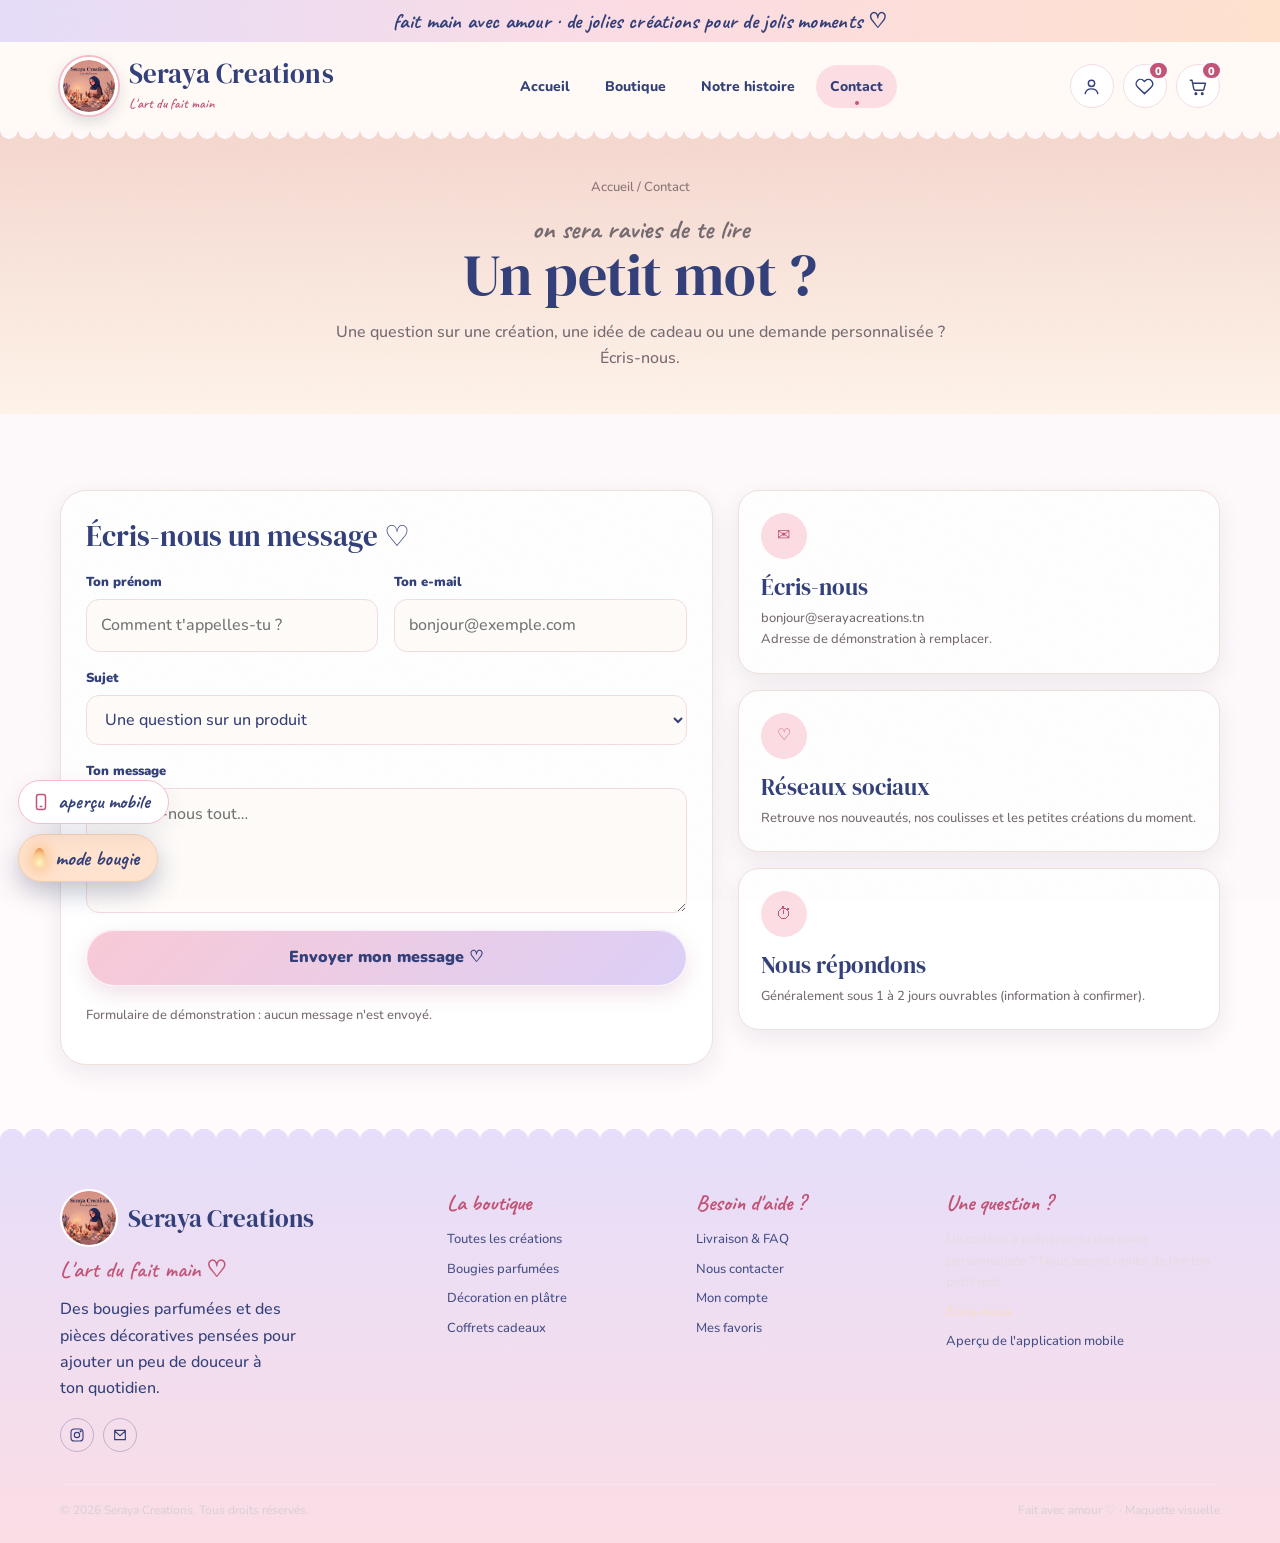
<file: contact.html>
<!doctype html><html lang="fr"><head><meta charset="utf-8"><meta name="viewport" content="width=device-width, initial-scale=1"><meta name="theme-color" content="#FFF4EA"><meta name="description" content="Seraya Creations — bougies parfumées et créations décoratives faites à la main."><title>Contact | Seraya Creations</title><link rel="stylesheet" href="styles.css"><script defer src="app.js"></script></head><body data-page="contact"><div id="header-mount"><div class="announcement">fait main avec amour · de jolies créations pour de jolis moments ♡</div><header class="site-header"><div class="container nav-wrap"><a class="brand" href="index.html"><img src="assets/logo-seraya.png" alt="Logo Seraya Creations"><span><span class="brand-name">Seraya Creations</span><span class="brand-tag">L'art du fait main</span></span></a><nav class="main-nav" aria-label="Navigation principale"><a href="index.html" data-nav="home">Accueil</a><a href="boutique.html" data-nav="shop">Boutique</a><a href="histoire.html" data-nav="story">Notre histoire</a><a href="contact.html" data-nav="contact">Contact</a></nav><div class="nav-actions"><a class="icon-link" href="favoris.html" aria-label="Mes favoris"><svg viewBox="0 0 24 24"><path d="M20.8 4.6a5.5 5.5 0 0 0-7.8 0L12 5.7l-1.1-1.1a5.5 5.5 0 0 0-7.8 7.8l1.1 1.1L12 21l7.8-7.5 1.1-1.1a5.5 5.5 0 0 0-.1-7.8Z"/></svg><span class="count" data-favorite-count>0</span></a><a class="icon-link" href="panier.html" aria-label="Mon panier"><svg viewBox="0 0 24 24"><path d="M3 4h2l2.4 11.2a2 2 0 0 0 2 1.6h8.8a2 2 0 0 0 2-1.6L22 8H6"/><circle cx="10" cy="21" r="1"/><circle cx="18" cy="21" r="1"/></svg><span class="count" data-cart-count>0</span></a><button class="menu-toggle" type="button" aria-label="Ouvrir le menu" aria-expanded="false" data-menu-toggle><svg viewBox="0 0 24 24"><path d="M4 7h16M4 12h16M4 17h16"/></svg></button></div></div><nav class="mobile-nav" data-mobile-nav aria-label="Navigation mobile"><a href="index.html">Accueil</a><a href="boutique.html">Boutique</a><a href="histoire.html">Notre histoire</a><a href="contact.html">Contact</a><a href="livraison.html">Livraison & FAQ</a><a href="app.html">Aperçu application</a></nav></header></div><main>
<section class="page-hero"><div class="container"><div class="breadcrumbs"><a href="index.html">Accueil</a> / Contact</div><p class="eyebrow">on sera ravies de te lire</p><h1 class="display">Un petit mot ?</h1><p>Une question sur une création, une idée de cadeau ou une demande personnalisée ? Écris-nous.</p></div></section>
<section class="section"><div class="container form-layout"><div class="form-panel"><h2>Écris-nous un message ♡</h2><form data-demo-form><div class="form-grid"><div class="field"><label for="contact-name">Ton prénom</label><input id="contact-name" required placeholder="Comment t'appelles-tu ?"></div><div class="field"><label for="contact-email">Ton e-mail</label><input id="contact-email" type="email" required placeholder="bonjour@exemple.com"></div><div class="field full"><label for="contact-subject">Sujet</label><select id="contact-subject"><option>Une question sur un produit</option><option>Une commande personnalisée</option><option>Une question sur la livraison</option><option>Autre chose</option></select></div><div class="field full"><label for="contact-message">Ton message</label><textarea id="contact-message" required placeholder="Raconte-nous tout…"></textarea></div><div class="field full"><button class="btn" type="submit">Envoyer mon message ♡</button><p class="small muted">Formulaire de démonstration : aucun message n'est envoyé.</p></div></div></form></div><aside><div class="info-cards" style="grid-template-columns:1fr"><article class="info-card"><div class="round-icon">✉</div><h3>Écris-nous</h3><p>bonjour@serayacreations.tn<br><span class="small">Adresse de démonstration à remplacer.</span></p></article><article class="info-card"><div class="round-icon">♡</div><h3>Réseaux sociaux</h3><p>Retrouve nos nouveautés, nos coulisses et les petites créations du moment.</p></article><article class="info-card"><div class="round-icon">⏱</div><h3>Nous répondons</h3><p>Généralement sous 1 à 2 jours ouvrables (information à confirmer).</p></article></div></aside></div></section>
</main><div id="footer-mount"><footer class="site-footer"><div class="container"><div class="footer-grid"><div><div class="footer-brand"><img src="assets/logo-seraya.png" alt=""><strong>Seraya Creations</strong></div><div class="footer-script">L'art du fait main ♡</div><p style="max-width:260px;margin-top:12px">Des bougies parfumées et des pièces décoratives pensées pour ajouter un peu de douceur à ton quotidien.</p><div class="social-row"><a href="contact.html" aria-label="Instagram"><svg viewBox="0 0 24 24"><rect x="3" y="3" width="18" height="18" rx="5"/><circle cx="12" cy="12" r="4"/><circle cx="17.5" cy="6.5" r=".8"/></svg></a><a href="contact.html" aria-label="Contact"><svg viewBox="0 0 24 24"><path d="M4 5h16v14H4zM4 6l8 7 8-7"/></svg></a></div></div><div class="footer-col"><h3>La boutique</h3><a href="boutique.html">Toutes les créations</a><a href="boutique.html?cat=bougies">Bougies parfumées</a><a href="boutique.html?cat=decoration">Décoration en plâtre</a><a href="boutique.html?cat=coffrets">Coffrets cadeaux</a></div><div class="footer-col"><h3>Besoin d'aide ?</h3><a href="livraison.html">Livraison & FAQ</a><a href="contact.html">Nous contacter</a><a href="compte.html">Mon compte</a><a href="favoris.html">Mes favoris</a></div><div class="footer-col"><h3>Une question ?</h3><p>Un cadeau à préparer ou une envie personnalisée ? Nous serons ravies de lire ton petit mot.</p><a href="contact.html" style="font-weight:900;color:#F6DCD2">Écris-nous →</a><a href="app.html">Aperçu de l'application mobile</a></div></div><div class="footer-bottom"><span>© <span data-year></span> Seraya Creations. Tous droits réservés.</span><span>Fait avec amour ♡ · Maquette visuelle</span></div></div></footer><div class="toast" role="status" aria-live="polite" data-toast></div></div></body></html>
</file>
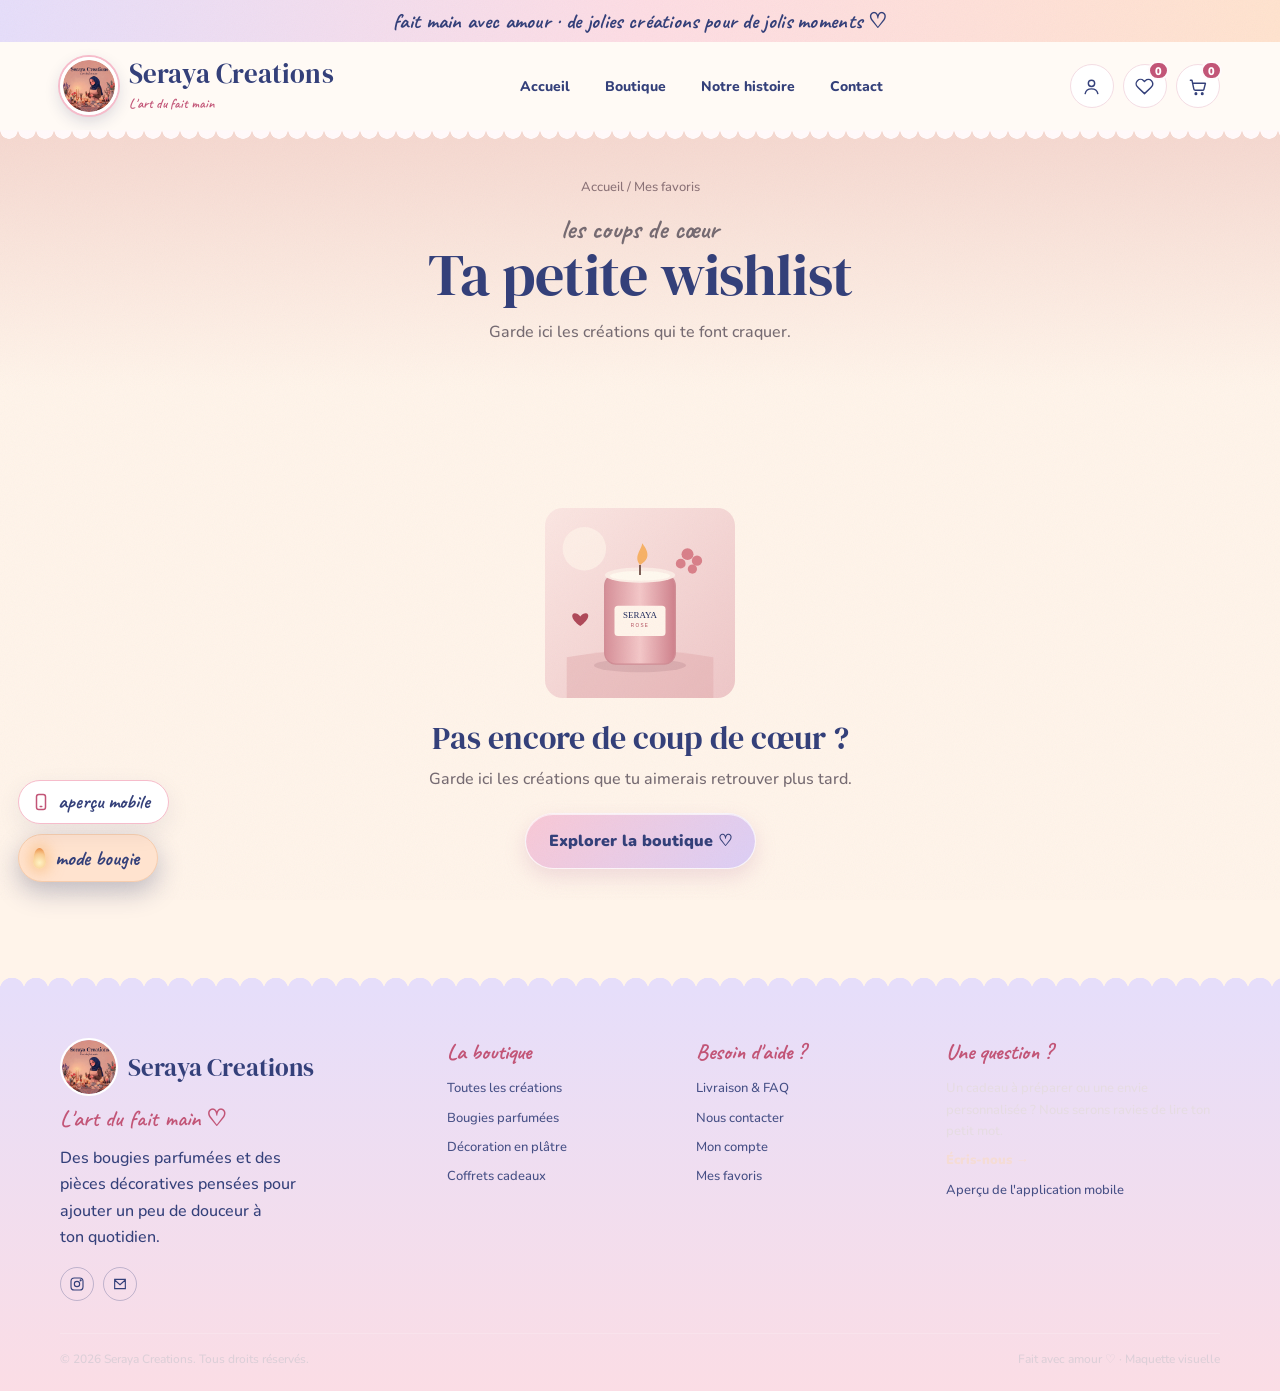
<file: favoris.html>
<!doctype html><html lang="fr"><head><meta charset="utf-8"><meta name="viewport" content="width=device-width, initial-scale=1"><meta name="theme-color" content="#FFF4EA"><meta name="description" content="Seraya Creations — bougies parfumées et créations décoratives faites à la main."><title>Mes favoris | Seraya Creations</title><link rel="stylesheet" href="styles.css"><script defer src="app.js"></script></head><body data-page="favorites"><div id="header-mount"><div class="announcement">fait main avec amour · de jolies créations pour de jolis moments ♡</div><header class="site-header"><div class="container nav-wrap"><a class="brand" href="index.html"><img src="assets/logo-seraya.png" alt="Logo Seraya Creations"><span><span class="brand-name">Seraya Creations</span><span class="brand-tag">L'art du fait main</span></span></a><nav class="main-nav" aria-label="Navigation principale"><a href="index.html" data-nav="home">Accueil</a><a href="boutique.html" data-nav="shop">Boutique</a><a href="histoire.html" data-nav="story">Notre histoire</a><a href="contact.html" data-nav="contact">Contact</a></nav><div class="nav-actions"><a class="icon-link" href="favoris.html" aria-label="Mes favoris"><svg viewBox="0 0 24 24"><path d="M20.8 4.6a5.5 5.5 0 0 0-7.8 0L12 5.7l-1.1-1.1a5.5 5.5 0 0 0-7.8 7.8l1.1 1.1L12 21l7.8-7.5 1.1-1.1a5.5 5.5 0 0 0-.1-7.8Z"/></svg><span class="count" data-favorite-count>0</span></a><a class="icon-link" href="panier.html" aria-label="Mon panier"><svg viewBox="0 0 24 24"><path d="M3 4h2l2.4 11.2a2 2 0 0 0 2 1.6h8.8a2 2 0 0 0 2-1.6L22 8H6"/><circle cx="10" cy="21" r="1"/><circle cx="18" cy="21" r="1"/></svg><span class="count" data-cart-count>0</span></a><button class="menu-toggle" type="button" aria-label="Ouvrir le menu" aria-expanded="false" data-menu-toggle><svg viewBox="0 0 24 24"><path d="M4 7h16M4 12h16M4 17h16"/></svg></button></div></div><nav class="mobile-nav" data-mobile-nav aria-label="Navigation mobile"><a href="index.html">Accueil</a><a href="boutique.html">Boutique</a><a href="histoire.html">Notre histoire</a><a href="contact.html">Contact</a><a href="livraison.html">Livraison & FAQ</a><a href="app.html">Aperçu application</a></nav></header></div><main>
<section class="page-hero"><div class="container"><div class="breadcrumbs"><a href="index.html">Accueil</a> / Mes favoris</div><p class="eyebrow">les coups de cœur</p><h1 class="display">Ta petite wishlist</h1><p>Garde ici les créations qui te font craquer.</p></div></section>
<section class="section section-soft"><div class="container"><div class="product-grid" id="favorites-content"></div></div></section>
</main><div id="footer-mount"><footer class="site-footer"><div class="container"><div class="footer-grid"><div><div class="footer-brand"><img src="assets/logo-seraya.png" alt=""><strong>Seraya Creations</strong></div><div class="footer-script">L'art du fait main ♡</div><p style="max-width:260px;margin-top:12px">Des bougies parfumées et des pièces décoratives pensées pour ajouter un peu de douceur à ton quotidien.</p><div class="social-row"><a href="contact.html" aria-label="Instagram"><svg viewBox="0 0 24 24"><rect x="3" y="3" width="18" height="18" rx="5"/><circle cx="12" cy="12" r="4"/><circle cx="17.5" cy="6.5" r=".8"/></svg></a><a href="contact.html" aria-label="Contact"><svg viewBox="0 0 24 24"><path d="M4 5h16v14H4zM4 6l8 7 8-7"/></svg></a></div></div><div class="footer-col"><h3>La boutique</h3><a href="boutique.html">Toutes les créations</a><a href="boutique.html?cat=bougies">Bougies parfumées</a><a href="boutique.html?cat=decoration">Décoration en plâtre</a><a href="boutique.html?cat=coffrets">Coffrets cadeaux</a></div><div class="footer-col"><h3>Besoin d'aide ?</h3><a href="livraison.html">Livraison & FAQ</a><a href="contact.html">Nous contacter</a><a href="compte.html">Mon compte</a><a href="favoris.html">Mes favoris</a></div><div class="footer-col"><h3>Une question ?</h3><p>Un cadeau à préparer ou une envie personnalisée ? Nous serons ravies de lire ton petit mot.</p><a href="contact.html" style="font-weight:900;color:#F6DCD2">Écris-nous →</a><a href="app.html">Aperçu de l'application mobile</a></div></div><div class="footer-bottom"><span>© <span data-year></span> Seraya Creations. Tous droits réservés.</span><span>Fait avec amour ♡ · Maquette visuelle</span></div></div></footer><div class="toast" role="status" aria-live="polite" data-toast></div></div></body></html>
</file>
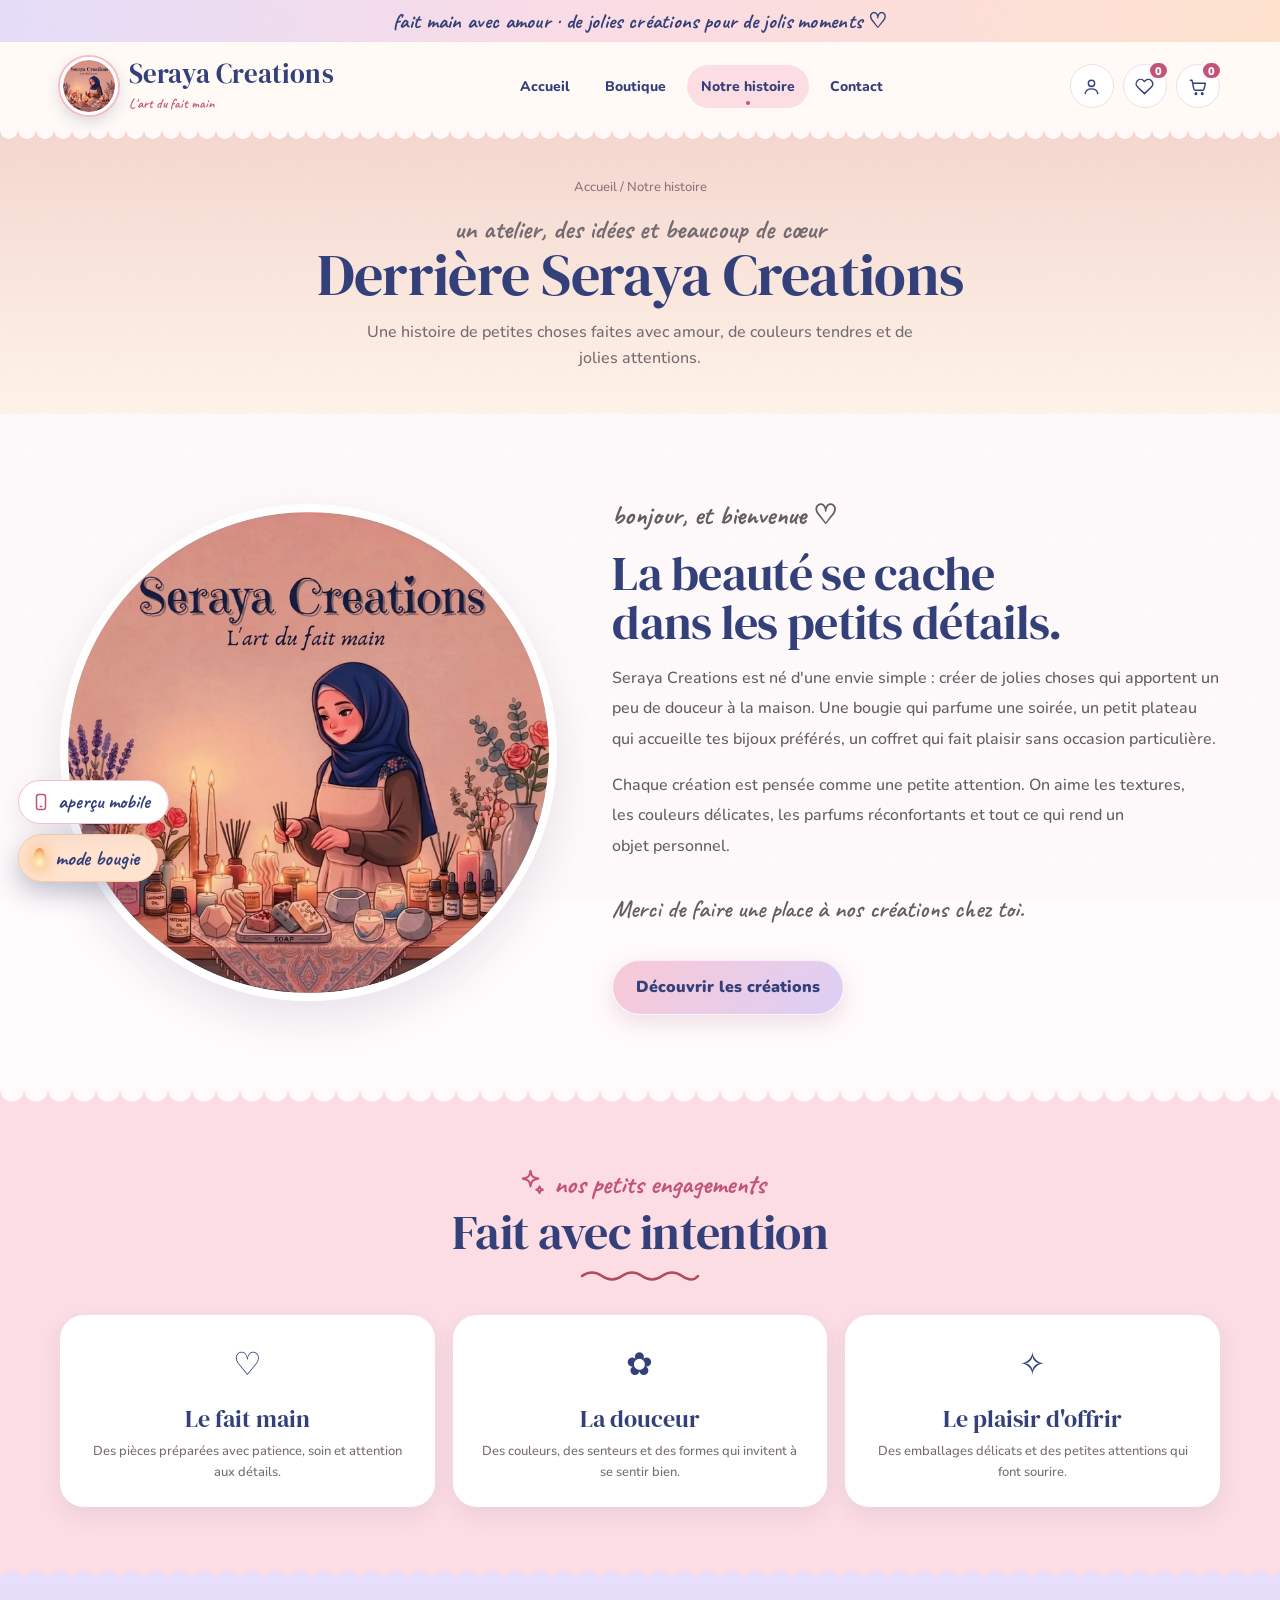
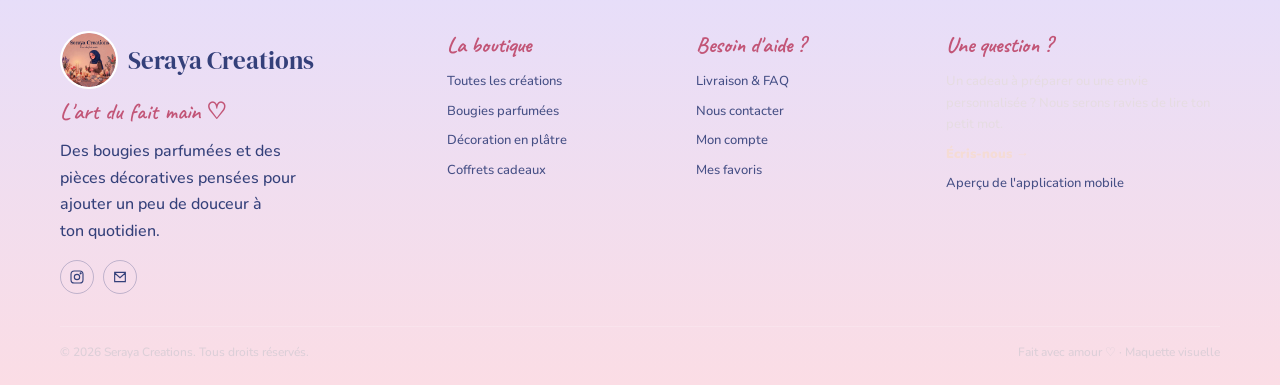
<file: histoire.html>
<!doctype html><html lang="fr"><head><meta charset="utf-8"><meta name="viewport" content="width=device-width, initial-scale=1"><meta name="theme-color" content="#FFF4EA"><meta name="description" content="Seraya Creations — bougies parfumées et créations décoratives faites à la main."><title>Notre histoire | Seraya Creations</title><link rel="stylesheet" href="styles.css"><script defer src="app.js"></script></head><body data-page="story"><div id="header-mount"><div class="announcement">fait main avec amour · de jolies créations pour de jolis moments ♡</div><header class="site-header"><div class="container nav-wrap"><a class="brand" href="index.html"><img src="assets/logo-seraya.png" alt="Logo Seraya Creations"><span><span class="brand-name">Seraya Creations</span><span class="brand-tag">L'art du fait main</span></span></a><nav class="main-nav" aria-label="Navigation principale"><a href="index.html" data-nav="home">Accueil</a><a href="boutique.html" data-nav="shop">Boutique</a><a href="histoire.html" data-nav="story">Notre histoire</a><a href="contact.html" data-nav="contact">Contact</a></nav><div class="nav-actions"><a class="icon-link" href="favoris.html" aria-label="Mes favoris"><svg viewBox="0 0 24 24"><path d="M20.8 4.6a5.5 5.5 0 0 0-7.8 0L12 5.7l-1.1-1.1a5.5 5.5 0 0 0-7.8 7.8l1.1 1.1L12 21l7.8-7.5 1.1-1.1a5.5 5.5 0 0 0-.1-7.8Z"/></svg><span class="count" data-favorite-count>0</span></a><a class="icon-link" href="panier.html" aria-label="Mon panier"><svg viewBox="0 0 24 24"><path d="M3 4h2l2.4 11.2a2 2 0 0 0 2 1.6h8.8a2 2 0 0 0 2-1.6L22 8H6"/><circle cx="10" cy="21" r="1"/><circle cx="18" cy="21" r="1"/></svg><span class="count" data-cart-count>0</span></a><button class="menu-toggle" type="button" aria-label="Ouvrir le menu" aria-expanded="false" data-menu-toggle><svg viewBox="0 0 24 24"><path d="M4 7h16M4 12h16M4 17h16"/></svg></button></div></div><nav class="mobile-nav" data-mobile-nav aria-label="Navigation mobile"><a href="index.html">Accueil</a><a href="boutique.html">Boutique</a><a href="histoire.html">Notre histoire</a><a href="contact.html">Contact</a><a href="livraison.html">Livraison & FAQ</a><a href="app.html">Aperçu application</a></nav></header></div><main>
<section class="page-hero"><div class="container"><div class="breadcrumbs"><a href="index.html">Accueil</a> / Notre histoire</div><p class="eyebrow">un atelier, des idées et beaucoup de cœur</p><h1 class="display">Derrière Seraya Creations</h1><p>Une histoire de petites choses faites avec amour, de couleurs tendres et de jolies attentions.</p></div></section>
<section class="section"><div class="container story-hero"><img src="assets/logo-seraya.png" alt="Illustration de l'atelier Seraya Creations"><div><p class="eyebrow">bonjour, et bienvenue ♡</p><h2 class="display display-sm">La beauté se cache dans les petits détails.</h2><p>Seraya Creations est né d'une envie simple : créer de jolies choses qui apportent un peu de douceur à la maison. Une bougie qui parfume une soirée, un petit plateau qui accueille tes bijoux préférés, un coffret qui fait plaisir sans occasion particulière.</p><p>Chaque création est pensée comme une petite attention. On aime les textures, les couleurs délicates, les parfums réconfortants et tout ce qui rend un objet personnel.</p><p class="script-line">Merci de faire une place à nos créations chez toi.</p><a class="btn" href="boutique.html">Découvrir les créations</a></div></div></section>
<section class="section section-tint"><div class="container"><div class="section-title"><p class="eyebrow center">nos petits engagements</p><h2 class="display display-sm">Fait avec intention</h2></div><div class="values-grid"><article class="value-card"><div class="value-icon">♡</div><h3>Le fait main</h3><p>Des pièces préparées avec patience, soin et attention aux détails.</p></article><article class="value-card"><div class="value-icon">✿</div><h3>La douceur</h3><p>Des couleurs, des senteurs et des formes qui invitent à se sentir bien.</p></article><article class="value-card"><div class="value-icon">✧</div><h3>Le plaisir d'offrir</h3><p>Des emballages délicats et des petites attentions qui font sourire.</p></article></div></div></section>
</main><div id="footer-mount"><footer class="site-footer"><div class="container"><div class="footer-grid"><div><div class="footer-brand"><img src="assets/logo-seraya.png" alt=""><strong>Seraya Creations</strong></div><div class="footer-script">L'art du fait main ♡</div><p style="max-width:260px;margin-top:12px">Des bougies parfumées et des pièces décoratives pensées pour ajouter un peu de douceur à ton quotidien.</p><div class="social-row"><a href="contact.html" aria-label="Instagram"><svg viewBox="0 0 24 24"><rect x="3" y="3" width="18" height="18" rx="5"/><circle cx="12" cy="12" r="4"/><circle cx="17.5" cy="6.5" r=".8"/></svg></a><a href="contact.html" aria-label="Contact"><svg viewBox="0 0 24 24"><path d="M4 5h16v14H4zM4 6l8 7 8-7"/></svg></a></div></div><div class="footer-col"><h3>La boutique</h3><a href="boutique.html">Toutes les créations</a><a href="boutique.html?cat=bougies">Bougies parfumées</a><a href="boutique.html?cat=decoration">Décoration en plâtre</a><a href="boutique.html?cat=coffrets">Coffrets cadeaux</a></div><div class="footer-col"><h3>Besoin d'aide ?</h3><a href="livraison.html">Livraison & FAQ</a><a href="contact.html">Nous contacter</a><a href="compte.html">Mon compte</a><a href="favoris.html">Mes favoris</a></div><div class="footer-col"><h3>Une question ?</h3><p>Un cadeau à préparer ou une envie personnalisée ? Nous serons ravies de lire ton petit mot.</p><a href="contact.html" style="font-weight:900;color:#F6DCD2">Écris-nous →</a><a href="app.html">Aperçu de l'application mobile</a></div></div><div class="footer-bottom"><span>© <span data-year></span> Seraya Creations. Tous droits réservés.</span><span>Fait avec amour ♡ · Maquette visuelle</span></div></div></footer><div class="toast" role="status" aria-live="polite" data-toast></div></div></body></html>
</file>
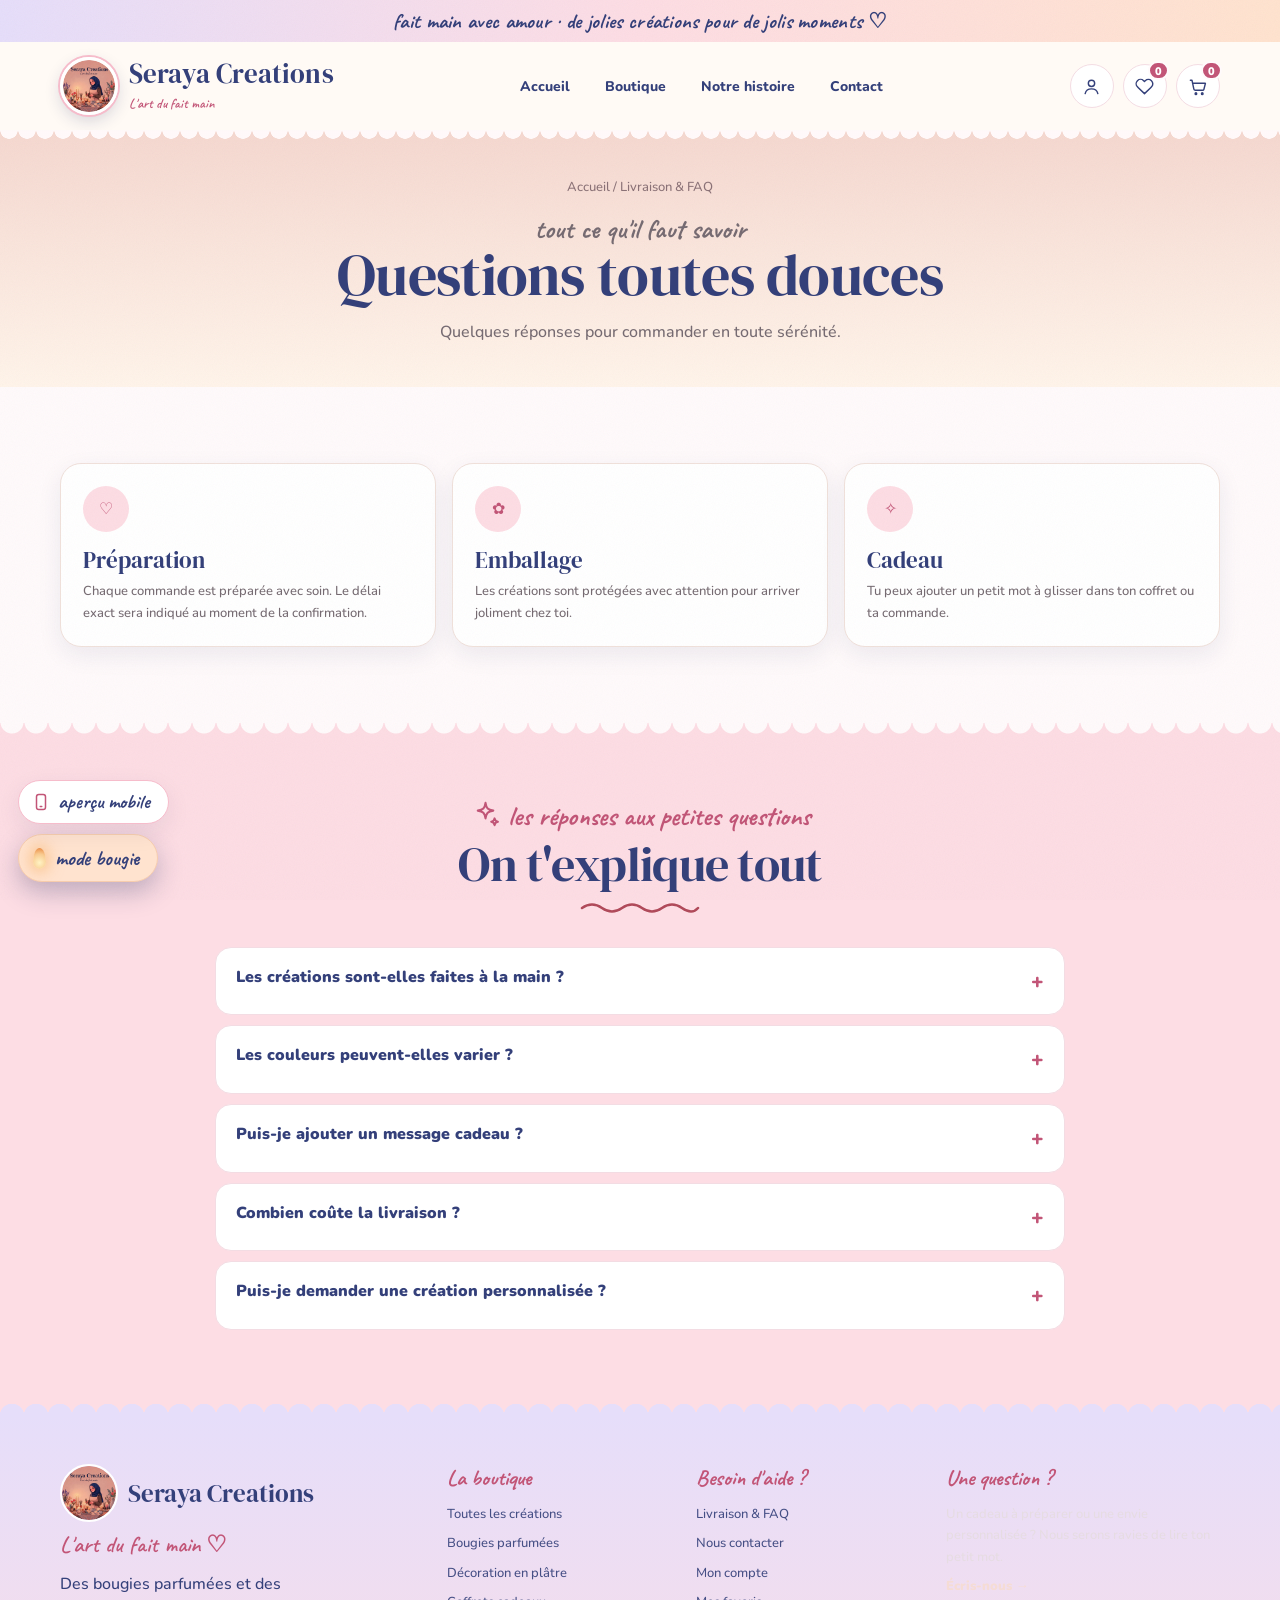
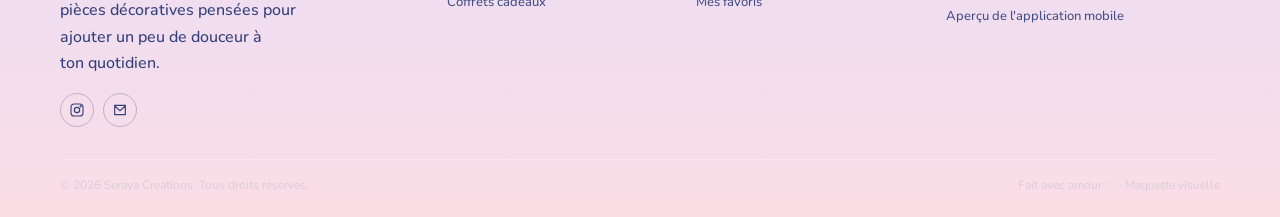
<file: livraison.html>
<!doctype html><html lang="fr"><head><meta charset="utf-8"><meta name="viewport" content="width=device-width, initial-scale=1"><meta name="theme-color" content="#FFF4EA"><meta name="description" content="Seraya Creations — bougies parfumées et créations décoratives faites à la main."><title>Livraison & FAQ | Seraya Creations</title><link rel="stylesheet" href="styles.css"><script defer src="app.js"></script></head><body data-page="delivery"><div id="header-mount"><div class="announcement">fait main avec amour · de jolies créations pour de jolis moments ♡</div><header class="site-header"><div class="container nav-wrap"><a class="brand" href="index.html"><img src="assets/logo-seraya.png" alt="Logo Seraya Creations"><span><span class="brand-name">Seraya Creations</span><span class="brand-tag">L'art du fait main</span></span></a><nav class="main-nav" aria-label="Navigation principale"><a href="index.html" data-nav="home">Accueil</a><a href="boutique.html" data-nav="shop">Boutique</a><a href="histoire.html" data-nav="story">Notre histoire</a><a href="contact.html" data-nav="contact">Contact</a></nav><div class="nav-actions"><a class="icon-link" href="favoris.html" aria-label="Mes favoris"><svg viewBox="0 0 24 24"><path d="M20.8 4.6a5.5 5.5 0 0 0-7.8 0L12 5.7l-1.1-1.1a5.5 5.5 0 0 0-7.8 7.8l1.1 1.1L12 21l7.8-7.5 1.1-1.1a5.5 5.5 0 0 0-.1-7.8Z"/></svg><span class="count" data-favorite-count>0</span></a><a class="icon-link" href="panier.html" aria-label="Mon panier"><svg viewBox="0 0 24 24"><path d="M3 4h2l2.4 11.2a2 2 0 0 0 2 1.6h8.8a2 2 0 0 0 2-1.6L22 8H6"/><circle cx="10" cy="21" r="1"/><circle cx="18" cy="21" r="1"/></svg><span class="count" data-cart-count>0</span></a><button class="menu-toggle" type="button" aria-label="Ouvrir le menu" aria-expanded="false" data-menu-toggle><svg viewBox="0 0 24 24"><path d="M4 7h16M4 12h16M4 17h16"/></svg></button></div></div><nav class="mobile-nav" data-mobile-nav aria-label="Navigation mobile"><a href="index.html">Accueil</a><a href="boutique.html">Boutique</a><a href="histoire.html">Notre histoire</a><a href="contact.html">Contact</a><a href="livraison.html">Livraison & FAQ</a><a href="app.html">Aperçu application</a></nav></header></div><main>
<section class="page-hero"><div class="container"><div class="breadcrumbs"><a href="index.html">Accueil</a> / Livraison & FAQ</div><p class="eyebrow">tout ce qu'il faut savoir</p><h1 class="display">Questions toutes douces</h1><p>Quelques réponses pour commander en toute sérénité.</p></div></section>
<section class="section"><div class="container"><div class="info-cards"><article class="info-card"><div class="round-icon">♡</div><h3>Préparation</h3><p>Chaque commande est préparée avec soin. Le délai exact sera indiqué au moment de la confirmation.</p></article><article class="info-card"><div class="round-icon">✿</div><h3>Emballage</h3><p>Les créations sont protégées avec attention pour arriver joliment chez toi.</p></article><article class="info-card"><div class="round-icon">✧</div><h3>Cadeau</h3><p>Tu peux ajouter un petit mot à glisser dans ton coffret ou ta commande.</p></article></div></div></section>
<section class="section section-tint"><div class="container"><div class="section-title"><p class="eyebrow center">les réponses aux petites questions</p><h2 class="display display-sm">On t'explique tout</h2></div><div class="faq-list"><details class="faq-item"><summary>Les créations sont-elles faites à la main ?</summary><p>Oui, les bougies et objets décoratifs sont présentés comme des créations artisanales. Les détails de fabrication et les matériaux seront précisés sur chaque fiche produit.</p></details><details class="faq-item"><summary>Les couleurs peuvent-elles varier ?</summary><p>De légères variations de teinte et de finition peuvent apparaître d'une pièce à l'autre, ce qui fait partie du charme des créations artisanales.</p></details><details class="faq-item"><summary>Puis-je ajouter un message cadeau ?</summary><p>Oui, la fiche produit prévoit un espace pour écrire un petit mot à joindre à une commande cadeau.</p></details><details class="faq-item"><summary>Combien coûte la livraison ?</summary><p>Les tarifs et délais de livraison ne sont pas encore renseignés dans cette maquette. Ils devront être configurés selon les zones réellement desservies.</p></details><details class="faq-item"><summary>Puis-je demander une création personnalisée ?</summary><p>Tu peux nous contacter pour présenter ton idée. La faisabilité, les couleurs, les parfums et les délais seront à confirmer.</p></details></div></div></section>
</main><div id="footer-mount"><footer class="site-footer"><div class="container"><div class="footer-grid"><div><div class="footer-brand"><img src="assets/logo-seraya.png" alt=""><strong>Seraya Creations</strong></div><div class="footer-script">L'art du fait main ♡</div><p style="max-width:260px;margin-top:12px">Des bougies parfumées et des pièces décoratives pensées pour ajouter un peu de douceur à ton quotidien.</p><div class="social-row"><a href="contact.html" aria-label="Instagram"><svg viewBox="0 0 24 24"><rect x="3" y="3" width="18" height="18" rx="5"/><circle cx="12" cy="12" r="4"/><circle cx="17.5" cy="6.5" r=".8"/></svg></a><a href="contact.html" aria-label="Contact"><svg viewBox="0 0 24 24"><path d="M4 5h16v14H4zM4 6l8 7 8-7"/></svg></a></div></div><div class="footer-col"><h3>La boutique</h3><a href="boutique.html">Toutes les créations</a><a href="boutique.html?cat=bougies">Bougies parfumées</a><a href="boutique.html?cat=decoration">Décoration en plâtre</a><a href="boutique.html?cat=coffrets">Coffrets cadeaux</a></div><div class="footer-col"><h3>Besoin d'aide ?</h3><a href="livraison.html">Livraison & FAQ</a><a href="contact.html">Nous contacter</a><a href="compte.html">Mon compte</a><a href="favoris.html">Mes favoris</a></div><div class="footer-col"><h3>Une question ?</h3><p>Un cadeau à préparer ou une envie personnalisée ? Nous serons ravies de lire ton petit mot.</p><a href="contact.html" style="font-weight:900;color:#F6DCD2">Écris-nous →</a><a href="app.html">Aperçu de l'application mobile</a></div></div><div class="footer-bottom"><span>© <span data-year></span> Seraya Creations. Tous droits réservés.</span><span>Fait avec amour ♡ · Maquette visuelle</span></div></div></footer><div class="toast" role="status" aria-live="polite" data-toast></div></div></body></html>
</file>
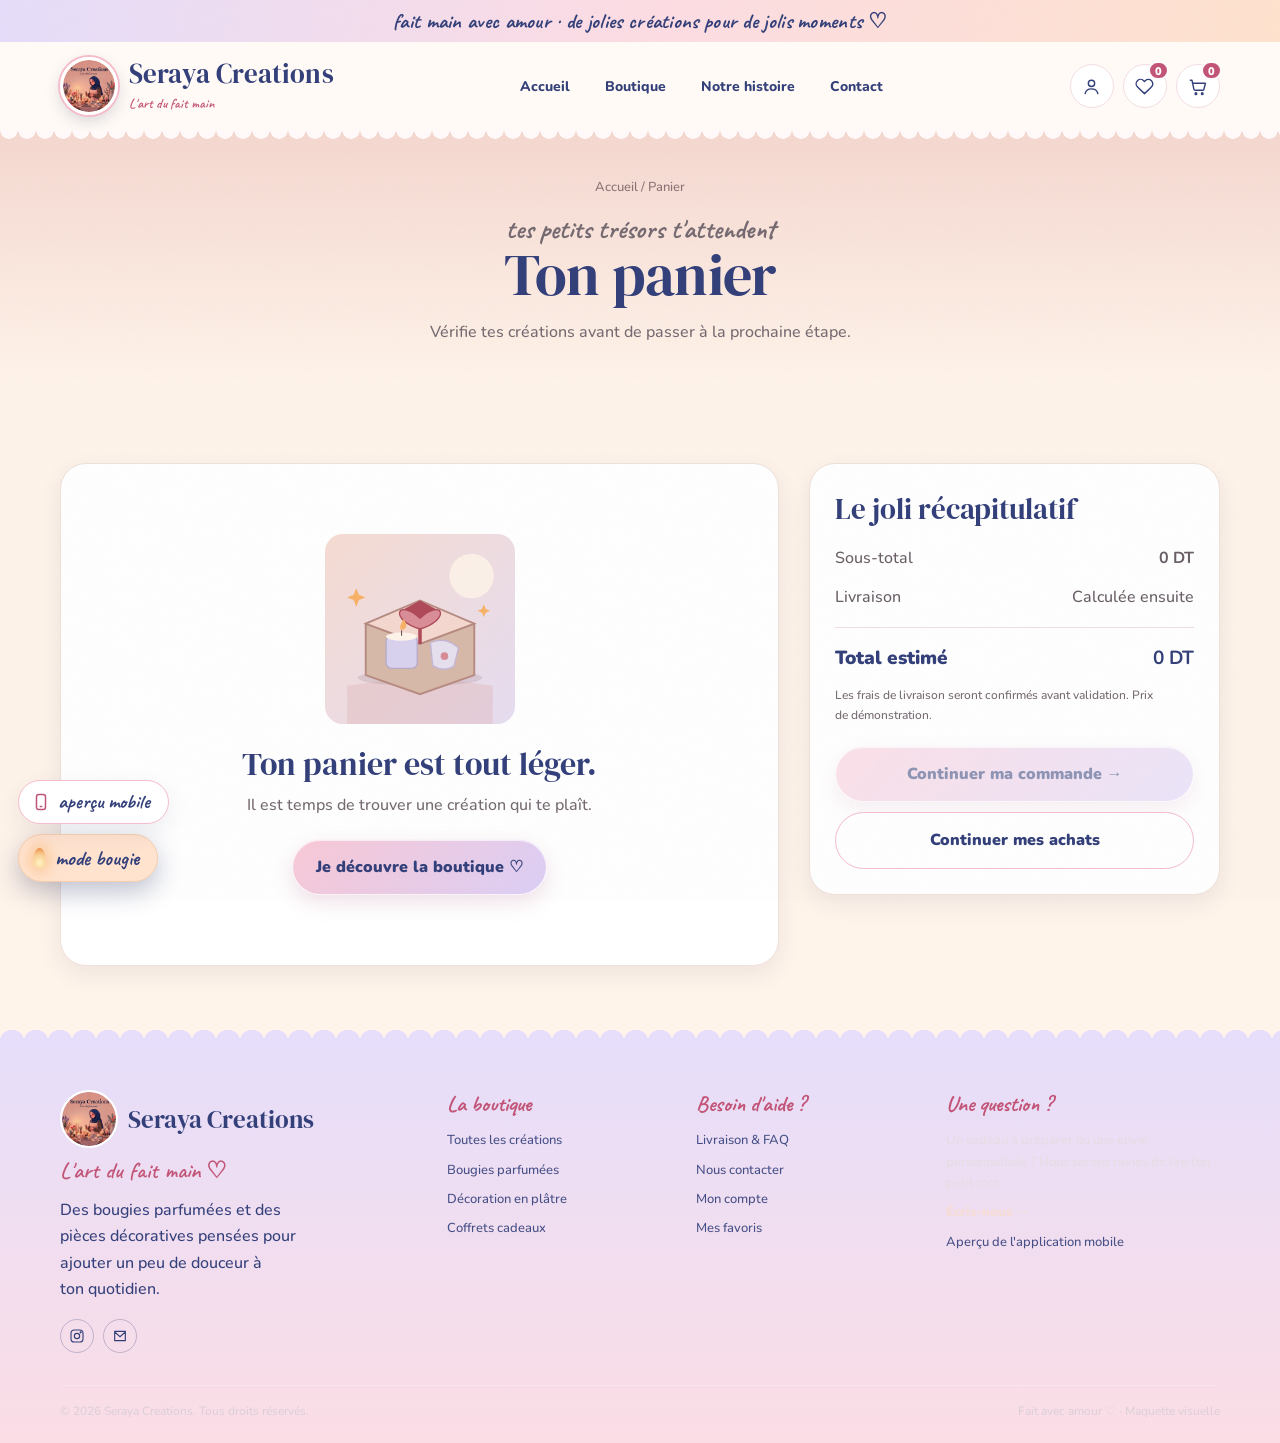
<file: panier.html>
<!doctype html><html lang="fr"><head><meta charset="utf-8"><meta name="viewport" content="width=device-width, initial-scale=1"><meta name="theme-color" content="#FFF4EA"><meta name="description" content="Seraya Creations — bougies parfumées et créations décoratives faites à la main."><title>Mon panier | Seraya Creations</title><link rel="stylesheet" href="styles.css"><script defer src="app.js"></script></head><body data-page="cart"><div id="header-mount"><div class="announcement">fait main avec amour · de jolies créations pour de jolis moments ♡</div><header class="site-header"><div class="container nav-wrap"><a class="brand" href="index.html"><img src="assets/logo-seraya.png" alt="Logo Seraya Creations"><span><span class="brand-name">Seraya Creations</span><span class="brand-tag">L'art du fait main</span></span></a><nav class="main-nav" aria-label="Navigation principale"><a href="index.html" data-nav="home">Accueil</a><a href="boutique.html" data-nav="shop">Boutique</a><a href="histoire.html" data-nav="story">Notre histoire</a><a href="contact.html" data-nav="contact">Contact</a></nav><div class="nav-actions"><a class="icon-link" href="favoris.html" aria-label="Mes favoris"><svg viewBox="0 0 24 24"><path d="M20.8 4.6a5.5 5.5 0 0 0-7.8 0L12 5.7l-1.1-1.1a5.5 5.5 0 0 0-7.8 7.8l1.1 1.1L12 21l7.8-7.5 1.1-1.1a5.5 5.5 0 0 0-.1-7.8Z"/></svg><span class="count" data-favorite-count>0</span></a><a class="icon-link" href="panier.html" aria-label="Mon panier"><svg viewBox="0 0 24 24"><path d="M3 4h2l2.4 11.2a2 2 0 0 0 2 1.6h8.8a2 2 0 0 0 2-1.6L22 8H6"/><circle cx="10" cy="21" r="1"/><circle cx="18" cy="21" r="1"/></svg><span class="count" data-cart-count>0</span></a><button class="menu-toggle" type="button" aria-label="Ouvrir le menu" aria-expanded="false" data-menu-toggle><svg viewBox="0 0 24 24"><path d="M4 7h16M4 12h16M4 17h16"/></svg></button></div></div><nav class="mobile-nav" data-mobile-nav aria-label="Navigation mobile"><a href="index.html">Accueil</a><a href="boutique.html">Boutique</a><a href="histoire.html">Notre histoire</a><a href="contact.html">Contact</a><a href="livraison.html">Livraison & FAQ</a><a href="app.html">Aperçu application</a></nav></header></div><main>
<section class="page-hero"><div class="container"><div class="breadcrumbs"><a href="index.html">Accueil</a> / Panier</div><p class="eyebrow">tes petits trésors t'attendent</p><h1 class="display">Ton panier</h1><p>Vérifie tes créations avant de passer à la prochaine étape.</p></div></section>
<section class="section section-soft"><div class="container cart-layout"><div class="cart-panel"><div id="cart-content"></div></div><aside class="summary-panel"><h2>Le joli récapitulatif</h2><div class="summary-line"><span>Sous-total</span><strong id="cart-subtotal">0 DT</strong></div><div class="summary-line"><span>Livraison</span><span>Calculée ensuite</span></div><div class="summary-line total"><span>Total estimé</span><strong id="cart-total">0 DT</strong></div><p class="summary-note">Les frais de livraison seront confirmés avant validation. Prix de démonstration.</p><a class="btn btn-block" href="commande.html" id="checkout-link">Continuer ma commande →</a><a class="btn btn-secondary btn-block" style="margin-top:10px" href="boutique.html">Continuer mes achats</a></aside></div></section>
</main><div id="footer-mount"><footer class="site-footer"><div class="container"><div class="footer-grid"><div><div class="footer-brand"><img src="assets/logo-seraya.png" alt=""><strong>Seraya Creations</strong></div><div class="footer-script">L'art du fait main ♡</div><p style="max-width:260px;margin-top:12px">Des bougies parfumées et des pièces décoratives pensées pour ajouter un peu de douceur à ton quotidien.</p><div class="social-row"><a href="contact.html" aria-label="Instagram"><svg viewBox="0 0 24 24"><rect x="3" y="3" width="18" height="18" rx="5"/><circle cx="12" cy="12" r="4"/><circle cx="17.5" cy="6.5" r=".8"/></svg></a><a href="contact.html" aria-label="Contact"><svg viewBox="0 0 24 24"><path d="M4 5h16v14H4zM4 6l8 7 8-7"/></svg></a></div></div><div class="footer-col"><h3>La boutique</h3><a href="boutique.html">Toutes les créations</a><a href="boutique.html?cat=bougies">Bougies parfumées</a><a href="boutique.html?cat=decoration">Décoration en plâtre</a><a href="boutique.html?cat=coffrets">Coffrets cadeaux</a></div><div class="footer-col"><h3>Besoin d'aide ?</h3><a href="livraison.html">Livraison & FAQ</a><a href="contact.html">Nous contacter</a><a href="compte.html">Mon compte</a><a href="favoris.html">Mes favoris</a></div><div class="footer-col"><h3>Une question ?</h3><p>Un cadeau à préparer ou une envie personnalisée ? Nous serons ravies de lire ton petit mot.</p><a href="contact.html" style="font-weight:900;color:#F6DCD2">Écris-nous →</a><a href="app.html">Aperçu de l'application mobile</a></div></div><div class="footer-bottom"><span>© <span data-year></span> Seraya Creations. Tous droits réservés.</span><span>Fait avec amour ♡ · Maquette visuelle</span></div></div></footer><div class="toast" role="status" aria-live="polite" data-toast></div></div></body></html>
</file>
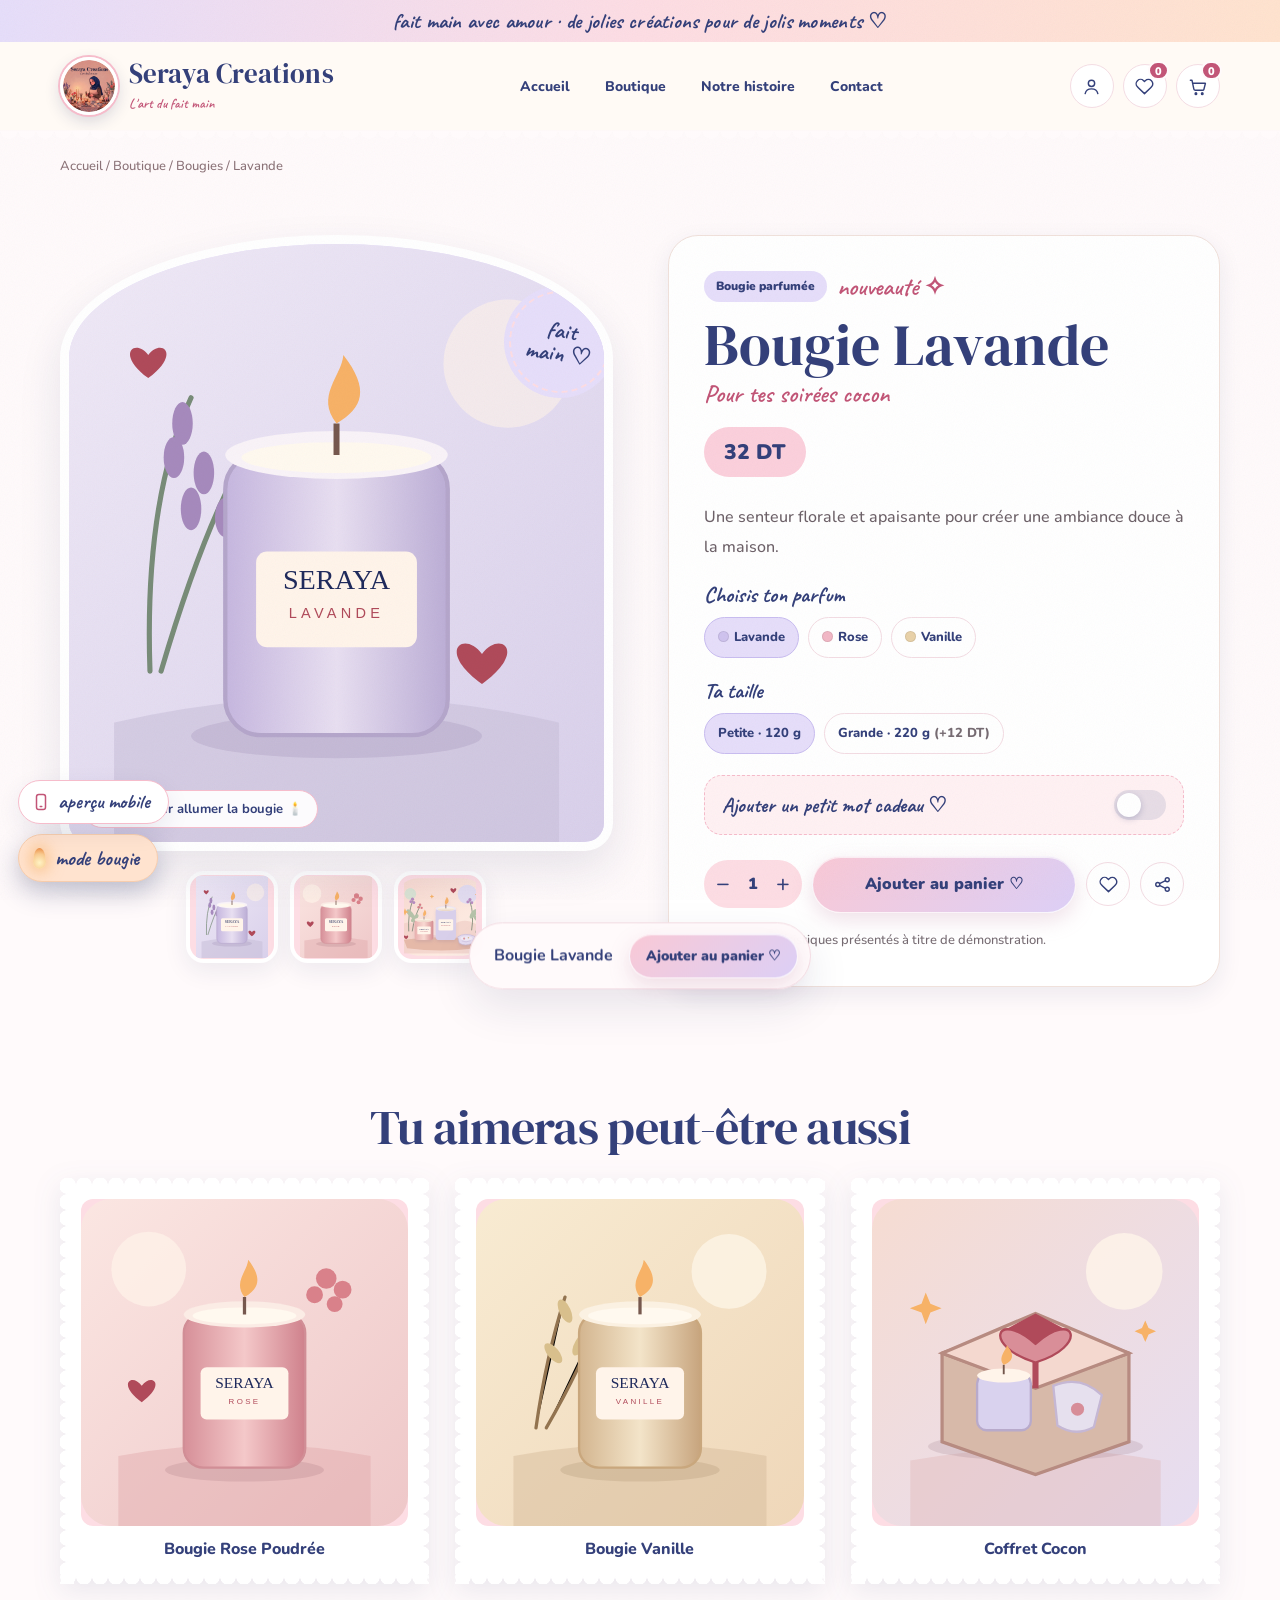
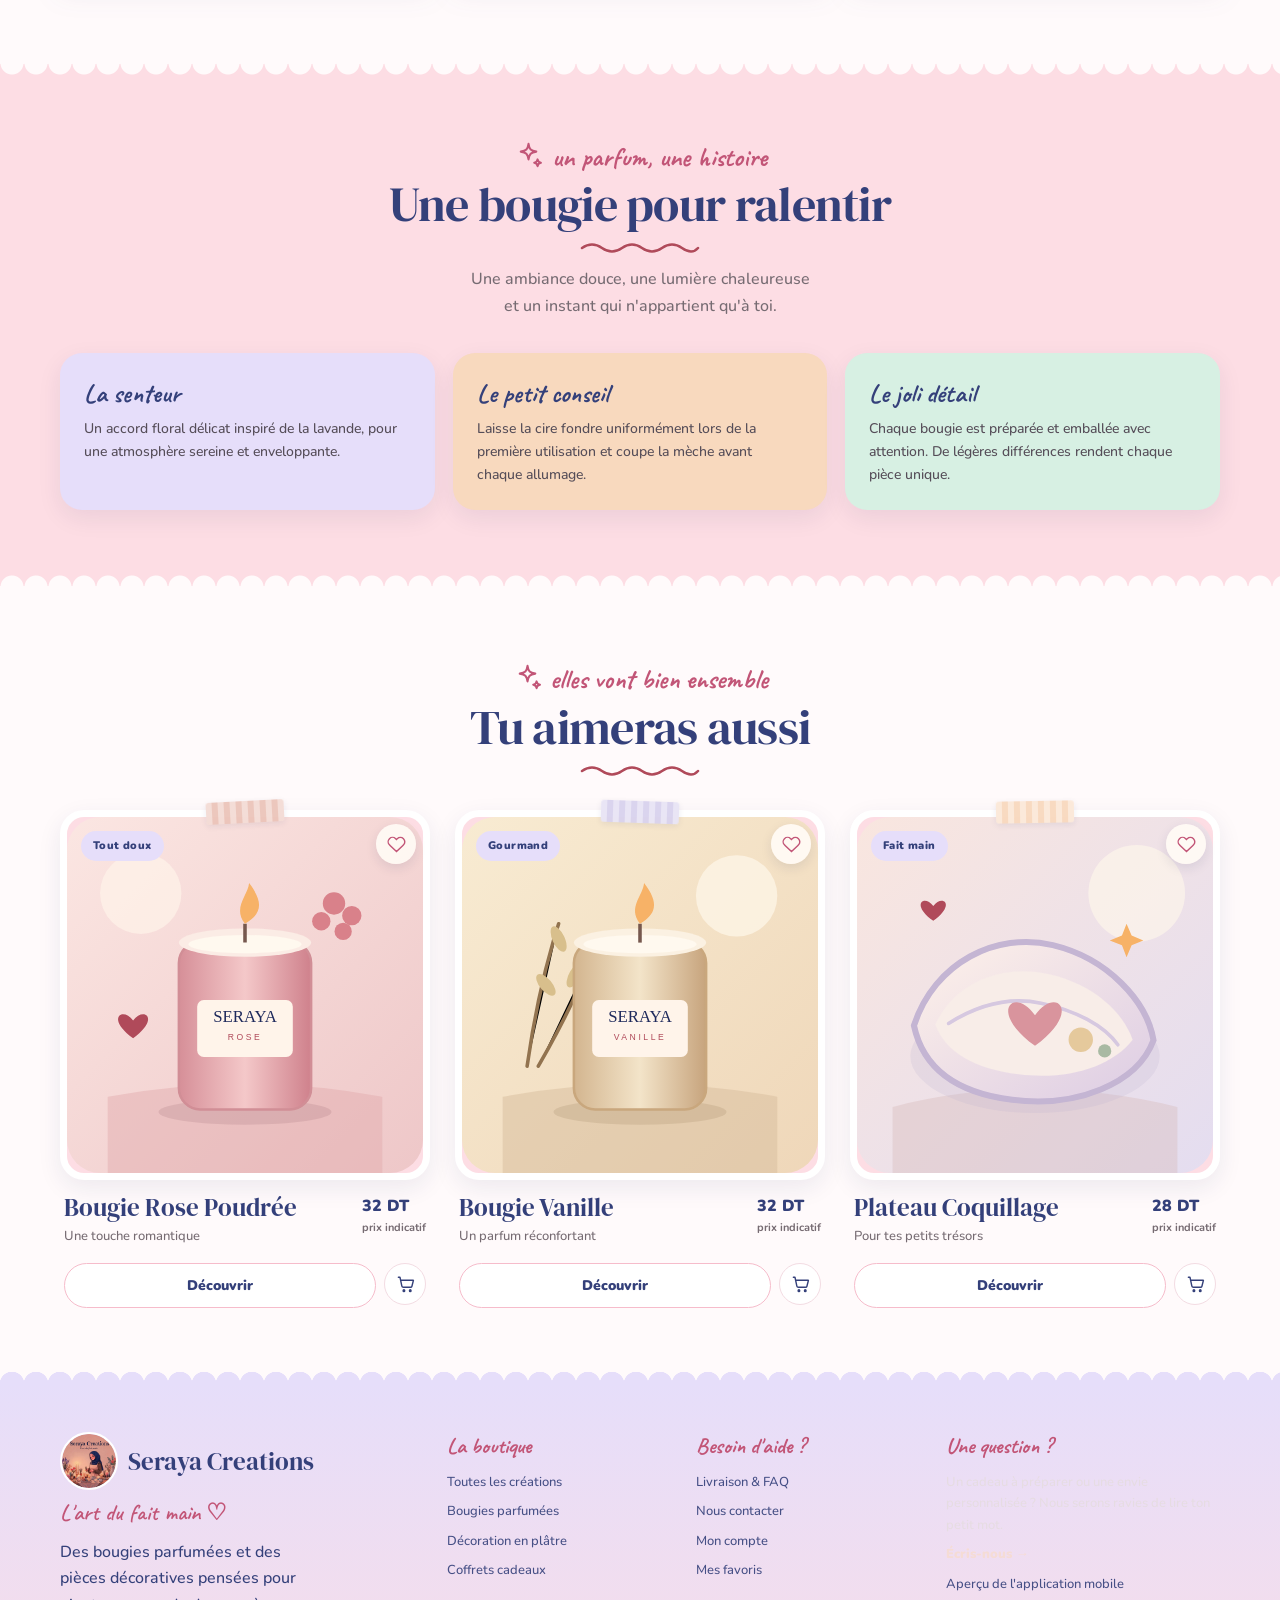
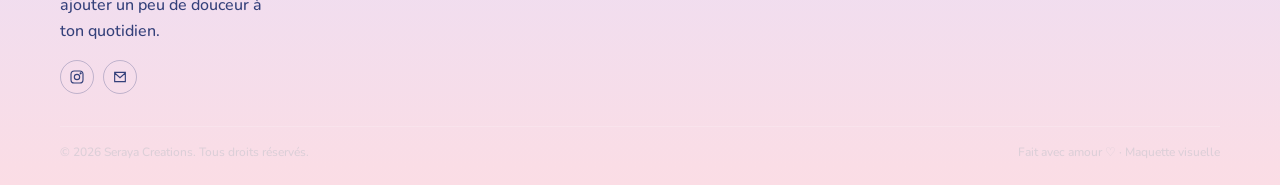
<file: produit.html>
<!doctype html><html lang="fr"><head><meta charset="utf-8"><meta name="viewport" content="width=device-width, initial-scale=1"><meta name="theme-color" content="#FFF4EA"><meta name="description" content="Seraya Creations — bougies parfumées et créations décoratives faites à la main."><title>Bougie Lavande | Seraya Creations</title><link rel="stylesheet" href="styles.css"><script defer src="app.js"></script></head><body data-page="product"><div id="header-mount"><div class="announcement">fait main avec amour · de jolies créations pour de jolis moments ♡</div><header class="site-header"><div class="container nav-wrap"><a class="brand" href="index.html"><img src="assets/logo-seraya.png" alt="Logo Seraya Creations"><span><span class="brand-name">Seraya Creations</span><span class="brand-tag">L'art du fait main</span></span></a><nav class="main-nav" aria-label="Navigation principale"><a href="index.html" data-nav="home">Accueil</a><a href="boutique.html" data-nav="shop">Boutique</a><a href="histoire.html" data-nav="story">Notre histoire</a><a href="contact.html" data-nav="contact">Contact</a></nav><div class="nav-actions"><a class="icon-link" href="favoris.html" aria-label="Mes favoris"><svg viewBox="0 0 24 24"><path d="M20.8 4.6a5.5 5.5 0 0 0-7.8 0L12 5.7l-1.1-1.1a5.5 5.5 0 0 0-7.8 7.8l1.1 1.1L12 21l7.8-7.5 1.1-1.1a5.5 5.5 0 0 0-.1-7.8Z"/></svg><span class="count" data-favorite-count>0</span></a><a class="icon-link" href="panier.html" aria-label="Mon panier"><svg viewBox="0 0 24 24"><path d="M3 4h2l2.4 11.2a2 2 0 0 0 2 1.6h8.8a2 2 0 0 0 2-1.6L22 8H6"/><circle cx="10" cy="21" r="1"/><circle cx="18" cy="21" r="1"/></svg><span class="count" data-cart-count>0</span></a><button class="menu-toggle" type="button" aria-label="Ouvrir le menu" aria-expanded="false" data-menu-toggle><svg viewBox="0 0 24 24"><path d="M4 7h16M4 12h16M4 17h16"/></svg></button></div></div><nav class="mobile-nav" data-mobile-nav aria-label="Navigation mobile"><a href="index.html">Accueil</a><a href="boutique.html">Boutique</a><a href="histoire.html">Notre histoire</a><a href="contact.html">Contact</a><a href="livraison.html">Livraison & FAQ</a><a href="app.html">Aperçu application</a></nav></header></div><main>
<section class="container"><div class="breadcrumbs" style="padding-top:25px"><a href="index.html">Accueil</a> / <a href="boutique.html">Boutique</a> / Bougies / Lavande</div>
 <div class="product-layout">
  <div class="product-visual"><div class="product-main-image"><img id="main-product-image" src="assets/products/bougie-lavande.svg" alt="Bougie parfumée Lavande"><div class="product-made-badge">fait<br>main ♡</div></div><div class="thumb-row"><button class="thumb" data-gallery="assets/products/bougie-lavande.svg" aria-label="Voir la bougie lavande"><img src="assets/products/bougie-lavande.svg" alt="Vue 1"></button><button class="thumb" data-gallery="assets/products/bougie-rose.svg" aria-label="Voir la bougie rose"><img src="assets/products/bougie-rose.svg" alt="Vue 2"></button><button class="thumb" data-gallery="assets/products/hero-atelier.svg" aria-label="Voir l'ambiance"><img src="assets/products/hero-atelier.svg" alt="Vue 3"></button></div></div>
  <div class="product-info"><div class="product-kicker"><span class="tag">Bougie parfumée</span><span class="script-line">nouveauté ✧</span></div><h1>Bougie Lavande</h1><div class="product-tagline">pour tes soirées cocon</div><div class="price-large">32 DT</div><p class="product-description">Une senteur douce et apaisante qui invite à ralentir. Notre bougie Lavande est pensée pour accompagner tes moments de calme, tes lectures du soir et tes petits rituels rien qu'à toi.</p>
   <div class="option-label">Choisis ton parfum</div><div class="choice-row" data-scent-options><button class="choice selected" data-scent="Lavande"><span class="dot" style="background:#CFC3EE"></span>Lavande</button><button class="choice" data-scent="Rose"><span class="dot" style="background:#F2B8C6"></span>Rose</button><button class="choice" data-scent="Vanille"><span class="dot" style="background:#E9D2A9"></span>Vanille</button></div>
   <div class="option-label">Ta taille</div><div class="choice-row" data-size-options><button class="choice selected" data-size="Petite">Petite · 120 g</button><button class="choice" data-size="Grande">Grande · 220 g <span class="muted">(+12 DT)</span></button></div>
   <div class="gift-note"><label for="gift-message">Ajouter un petit mot cadeau ♡</label><input id="gift-message" maxlength="100" placeholder="Écris ton message doux ici…"></div>
   <div class="buy-row"><div class="quantity"><button type="button" data-qty-minus aria-label="Diminuer">−</button><span data-qty>1</span><button type="button" data-qty-plus aria-label="Augmenter">+</button></div><button class="btn" data-add-to-cart="bougie-lavande">Ajouter au panier ♡</button><button class="icon-link" data-favorite="bougie-lavande" aria-label="Ajouter aux favoris"><svg viewBox="0 0 24 24"><path d="M20.8 4.6a5.5 5.5 0 0 0-7.8 0L12 5.7l-1.1-1.1a5.5 5.5 0 0 0-7.8 7.8l1.1 1.1L12 21l7.8-7.5 1.1-1.1a5.5 5.5 0 0 0-.1-7.8Z"/></svg></button></div>
   <p class="small muted" style="margin:17px 0 0">Prix et caractéristiques présentés à titre de démonstration.</p>
  </div>
 </div></section>
<section class="section section-tint"><div class="container"><div class="section-title"><p class="eyebrow center">un parfum, une histoire</p><h2 class="display display-sm">Une bougie pour ralentir</h2><p>Une ambiance douce, une lumière chaleureuse et un instant qui n'appartient qu'à toi.</p></div><div class="details-grid"><article class="detail-card"><h3>La senteur</h3><p>Un accord floral délicat inspiré de la lavande, pour une atmosphère sereine et enveloppante.</p></article><article class="detail-card"><h3>Le petit conseil</h3><p>Laisse la cire fondre uniformément lors de la première utilisation et coupe la mèche avant chaque allumage.</p></article><article class="detail-card"><h3>Le joli détail</h3><p>Chaque bougie est préparée et emballée avec attention. De légères différences rendent chaque pièce unique.</p></article></div></div></section>
<section class="section"><div class="container"><div class="section-title"><p class="eyebrow center">elles vont bien ensemble</p><h2 class="display display-sm">Tu aimeras aussi</h2></div><div class="product-grid" data-products="related"></div></div></section>
</main><div id="footer-mount"><footer class="site-footer"><div class="container"><div class="footer-grid"><div><div class="footer-brand"><img src="assets/logo-seraya.png" alt=""><strong>Seraya Creations</strong></div><div class="footer-script">L'art du fait main ♡</div><p style="max-width:260px;margin-top:12px">Des bougies parfumées et des pièces décoratives pensées pour ajouter un peu de douceur à ton quotidien.</p><div class="social-row"><a href="contact.html" aria-label="Instagram"><svg viewBox="0 0 24 24"><rect x="3" y="3" width="18" height="18" rx="5"/><circle cx="12" cy="12" r="4"/><circle cx="17.5" cy="6.5" r=".8"/></svg></a><a href="contact.html" aria-label="Contact"><svg viewBox="0 0 24 24"><path d="M4 5h16v14H4zM4 6l8 7 8-7"/></svg></a></div></div><div class="footer-col"><h3>La boutique</h3><a href="boutique.html">Toutes les créations</a><a href="boutique.html?cat=bougies">Bougies parfumées</a><a href="boutique.html?cat=decoration">Décoration en plâtre</a><a href="boutique.html?cat=coffrets">Coffrets cadeaux</a></div><div class="footer-col"><h3>Besoin d'aide ?</h3><a href="livraison.html">Livraison & FAQ</a><a href="contact.html">Nous contacter</a><a href="compte.html">Mon compte</a><a href="favoris.html">Mes favoris</a></div><div class="footer-col"><h3>Une question ?</h3><p>Un cadeau à préparer ou une envie personnalisée ? Nous serons ravies de lire ton petit mot.</p><a href="contact.html" style="font-weight:900;color:#F6DCD2">Écris-nous →</a><a href="app.html">Aperçu de l'application mobile</a></div></div><div class="footer-bottom"><span>© <span data-year></span> Seraya Creations. Tous droits réservés.</span><span>Fait avec amour ♡ · Maquette visuelle</span></div></div></footer><div class="toast" role="status" aria-live="polite" data-toast></div></div></body></html>
</file>
<file: styles.css>
@import url('https://fonts.googleapis.com/css2?family=Caveat:wght@500;600;700&family=DM+Serif+Display:ital@0;1&family=Nunito:wght@400;500;600;700;800;900&display=swap');

:root{
  --navy:#1F2A5C;--cream:#FFF4EA;--cream-2:#FFFAF5;--pink:#F6DCD2;--pink-2:#EBC3B8;
  --rose:#B04A5A;--lavender:#D9D2EE;--lavender-deep:#BEB0D5;--sage:#DCE5DA;
  --apricot:#F8D9BE;--gold:#F7B267;--ink:#342F43;--muted:#766B72;--line:#E9D8D1;
  --white:#fff;--shadow:0 18px 44px rgba(31,42,92,.10);--shadow-soft:0 8px 24px rgba(31,42,92,.08);
  --radius:24px;--radius-lg:34px;--serif:'DM Serif Display',Georgia,serif;--sans:'Nunito',Arial,sans-serif;--script:'Caveat','Comic Sans MS',cursive;
}
*{box-sizing:border-box}
html{scroll-behavior:smooth}
body{margin:0;background:var(--cream-2);color:var(--navy);font:500 16px/1.65 var(--sans);-webkit-font-smoothing:antialiased}
img{display:block;max-width:100%}a{color:inherit;text-decoration:none}button,input,textarea,select{font:inherit}button{cursor:pointer}button:focus-visible,a:focus-visible,input:focus-visible,textarea:focus-visible,select:focus-visible{outline:3px solid var(--gold);outline-offset:3px}
.container{width:min(1160px,calc(100% - 48px));margin-inline:auto}.narrow{width:min(780px,calc(100% - 48px));margin-inline:auto}
.announcement{background:linear-gradient(90deg,var(--pink-2),var(--pink),var(--pink-2));color:var(--navy);text-align:center;padding:8px 16px;font:700 21px/1.25 var(--script);letter-spacing:.3px}
.site-header{position:sticky;top:0;z-index:50;background:rgba(255,250,245,.94);backdrop-filter:blur(14px);border-bottom:1px solid rgba(235,195,184,.55)}
.nav-wrap{min-height:88px;display:flex;align-items:center;justify-content:space-between;gap:22px}
.brand{display:flex;align-items:center;gap:11px;min-width:max-content}.brand img{width:58px;height:58px;object-fit:cover;border-radius:50%;border:3px solid var(--white);box-shadow:0 4px 14px rgba(31,42,92,.15)}
.brand-name{font:400 27px/1 var(--serif);letter-spacing:.1px}.brand-tag{display:block;font:600 14px/1.2 var(--script);color:var(--rose);margin-top:4px}
.main-nav{display:flex;align-items:center;gap:7px}.main-nav a{padding:10px 14px;border-radius:999px;font-weight:800;font-size:14px;transition:.2s}.main-nav a:hover,.main-nav a.active{background:var(--pink);color:var(--navy)}
.nav-actions{display:flex;align-items:center;gap:9px}.icon-link,.menu-toggle{width:44px;height:44px;border:1px solid var(--line);border-radius:50%;display:grid;place-items:center;background:var(--white);color:var(--navy);position:relative;transition:.2s}.icon-link:hover,.menu-toggle:hover{background:var(--pink);transform:translateY(-2px)}.icon-link svg,.menu-toggle svg{width:19px;height:19px;stroke:currentColor;fill:none;stroke-width:1.8;stroke-linecap:round;stroke-linejoin:round}.count{position:absolute;top:-4px;right:-3px;min-width:19px;height:19px;padding:0 5px;border-radius:20px;background:var(--rose);color:white;font-size:11px;font-weight:900;display:grid;place-items:center;border:2px solid var(--cream-2)}
.menu-toggle{display:none}.mobile-nav{display:none;border-top:1px solid var(--line);padding:8px 24px 18px}.mobile-nav a{display:block;padding:11px 8px;border-radius:12px;font-weight:800}.mobile-nav a:hover{background:var(--pink)}
.btn{display:inline-flex;align-items:center;justify-content:center;gap:10px;border:0;border-radius:999px;padding:14px 23px;background:var(--navy);color:var(--cream);font-weight:900;box-shadow:0 8px 18px rgba(31,42,92,.13);transition:transform .2s,box-shadow .2s,background .2s}.btn:hover{transform:translateY(-2px);box-shadow:0 12px 24px rgba(31,42,92,.18);background:#29366e}.btn svg{width:18px;height:18px;stroke:currentColor;fill:none;stroke-width:2}.btn-secondary{background:var(--white);color:var(--navy);border:1.5px solid var(--pink-2);box-shadow:none}.btn-secondary:hover{background:var(--pink);box-shadow:none}.btn-rose{background:var(--rose);color:white}.btn-small{padding:10px 16px;font-size:14px}.btn-block{width:100%}
.eyebrow{font:700 27px/1.15 var(--script);color:var(--rose);margin:0 0 8px}.eyebrow.center{text-align:center}.display{font:400 clamp(38px,5.3vw,67px)/1.02 var(--serif);letter-spacing:-.7px;margin:0;color:var(--navy)}.display-sm{font-size:clamp(32px,4vw,48px)}.section-title{text-align:center;margin:0 auto 34px;max-width:760px}.section-title p:last-child{color:var(--muted);margin:13px auto 0;max-width:600px}.script-line{font:600 25px/1.2 var(--script);color:var(--rose)}.muted{color:var(--muted)}.small{font-size:13px}.center{text-align:center}
.hero{padding:56px 0 70px;background:linear-gradient(180deg,#F4D3CB 0%,#FFF4EA 90%);overflow:hidden;position:relative}.hero-grid{display:grid;grid-template-columns:1.02fr .98fr;gap:46px;align-items:center}.hero-copy{padding:18px 0 10px;position:relative;z-index:2}.hero-copy .display{max-width:600px}.hero-copy .lead{font-size:17px;line-height:1.85;max-width:520px;color:#665660;margin:22px 0 26px}.hero-actions{display:flex;gap:12px;flex-wrap:wrap}.hero-art{position:relative}.hero-art img{width:100%;max-height:570px;object-fit:contain;filter:drop-shadow(0 20px 25px rgba(72,45,56,.11));border-radius:44% 44% 35% 35%}.floating-note{position:absolute;right:1%;top:8%;width:112px;height:112px;border-radius:50%;background:var(--navy);color:var(--cream);display:grid;place-items:center;text-align:center;font:700 24px/1.05 var(--script);outline:2px dashed var(--pink);outline-offset:-8px;transform:rotate(9deg);box-shadow:var(--shadow-soft)}.hero-spark{position:absolute;color:var(--gold);font-size:34px}.hero-spark.one{left:0;top:20%}.hero-spark.two{right:3%;bottom:13%;font-size:25px}
.trust-row{display:flex;gap:20px;flex-wrap:wrap;margin-top:27px;color:#655863;font-size:13px;font-weight:800}.trust-row span{display:inline-flex;align-items:center;gap:7px}.trust-row svg{width:18px;height:18px;stroke:var(--rose);fill:none;stroke-width:2}
.promise-strip{background:var(--pink);padding:16px 0;color:var(--navy);text-align:center;font:700 23px/1.3 var(--script);letter-spacing:.4px}.promise-strip span{padding:0 12px;color:var(--rose)}
.section{padding:76px 0}.section-tint{background:var(--pink)}.section-lavender{background:#EAE5F3}.section-sage{background:#E8EEE5}.section-soft{background:#FFF4EA}.section-top{padding-top:52px}
.collection-grid{display:grid;grid-template-columns:repeat(3,1fr);gap:22px}.collection-card{position:relative;min-height:310px;border-radius:var(--radius-lg);overflow:hidden;padding:25px;display:flex;align-items:flex-end;box-shadow:var(--shadow-soft);isolation:isolate;transition:transform .25s}.collection-card:hover{transform:translateY(-5px)}.collection-card img{position:absolute;inset:0;width:100%;height:100%;object-fit:cover;z-index:-2;transition:transform .5s}.collection-card:hover img{transform:scale(1.045)}.collection-card:after{content:'';position:absolute;inset:35% 0 0;background:linear-gradient(transparent,rgba(31,42,92,.68));z-index:-1}.collection-copy{color:white}.collection-copy .script-line{color:#FFE7D9}.collection-copy h3{font:400 31px/1.05 var(--serif);margin:2px 0 5px}.collection-copy p{margin:0;font-size:13px;color:#fff6f0}
.product-grid{display:grid;grid-template-columns:repeat(3,minmax(0,1fr));gap:25px}.product-card{min-width:0;position:relative}.product-image{position:relative;overflow:hidden;border-radius:24px;background:var(--pink);aspect-ratio:1/1;border:7px solid white;box-shadow:var(--shadow-soft);display:block}.product-image img{width:100%;height:100%;object-fit:cover;transition:transform .4s}.product-card:hover .product-image img{transform:scale(1.045)}.product-badge{position:absolute;top:14px;left:14px;background:var(--navy);color:var(--cream);padding:6px 12px;border-radius:999px;font-size:11px;font-weight:900;letter-spacing:.4px}.favorite-btn{position:absolute;right:14px;top:14px;width:40px;height:40px;border-radius:50%;border:0;background:rgba(255,250,245,.94);display:grid;place-items:center;color:var(--rose);box-shadow:0 4px 12px rgba(31,42,92,.1)}.favorite-btn svg{width:19px;height:19px;stroke:currentColor;stroke-width:1.8;fill:none}.favorite-btn.is-favorite svg{fill:var(--rose)}.product-meta{display:flex;align-items:flex-start;justify-content:space-between;gap:12px;padding:13px 4px 2px}.product-title{font:400 25px/1.13 var(--serif);margin:0 0 5px}.product-sub{font-size:13px;color:var(--muted);margin:0}.product-price{font-weight:900;font-size:16px;white-space:nowrap}.product-price small{display:block;color:var(--muted);font-weight:700;font-size:11px;text-align:right}.product-actions{display:flex;gap:8px;margin:13px 4px 0}.product-actions .btn{flex:1}.product-actions .icon-link{flex:0 0 42px;width:42px;height:42px}
.split-feature{display:grid;grid-template-columns:.92fr 1.08fr;gap:62px;align-items:center}.feature-art{position:relative}.feature-art img{width:100%;border-radius:48% 48% 34px 34px;border:9px solid white;box-shadow:var(--shadow)}.feature-sticker{position:absolute;right:-20px;top:14px;width:102px;height:102px;border-radius:50%;background:var(--lavender);display:grid;place-items:center;text-align:center;font:700 23px/1.05 var(--script);transform:rotate(8deg);outline:2px dashed var(--navy);outline-offset:-7px}.feature-copy .display{font-size:clamp(36px,4.5vw,54px)}.feature-copy p{color:#675B64;line-height:1.85}.feature-points{display:grid;grid-template-columns:repeat(3,1fr);gap:12px;margin:24px 0}.feature-point{background:var(--white);padding:15px 10px;border-radius:18px;text-align:center;font-size:12px;font-weight:900;box-shadow:var(--shadow-soft)}.feature-point b{display:block;font:700 21px var(--script);color:var(--rose)}
.newsletter{background:var(--navy);color:var(--cream);border-radius:var(--radius-lg);padding:38px 42px;display:flex;align-items:center;justify-content:space-between;gap:30px;position:relative;overflow:hidden}.newsletter:after{content:'♡';position:absolute;right:28%;top:-38px;font:180px var(--serif);color:rgba(246,220,210,.09)}.newsletter .display{color:var(--cream);font-size:38px}.newsletter p{color:#E7DDE0;margin:8px 0 0}.newsletter-form{display:flex;gap:8px;min-width:min(420px,45%);position:relative;z-index:1}.newsletter-form input{min-width:0;flex:1;border:1px solid rgba(255,255,255,.26);background:rgba(255,255,255,.1);border-radius:999px;padding:13px 17px;color:white;outline:none}.newsletter-form input::placeholder{color:#E5D8DA}.newsletter-form .btn{background:var(--pink);color:var(--navy);box-shadow:none}
.page-hero{padding:46px 0 42px;background:linear-gradient(180deg,#F5D8D0,#FFF4EA);text-align:center}.breadcrumbs{font-size:13px;color:#8B7277;margin-bottom:13px}.breadcrumbs a:hover{color:var(--rose)}.page-hero .display{font-size:clamp(38px,5vw,58px)}.page-hero p{max-width:640px;margin:15px auto 0;color:var(--muted)}
.shop-toolbar{display:flex;align-items:center;justify-content:space-between;gap:16px;flex-wrap:wrap;margin-bottom:28px}.filter-pills{display:flex;gap:8px;flex-wrap:wrap}.filter-pill{border:1px solid var(--line);background:white;padding:9px 16px;border-radius:99px;font-weight:900;color:var(--navy);font-size:13px}.filter-pill.active,.filter-pill:hover{background:var(--navy);color:var(--cream);border-color:var(--navy)}.sort-select{border:1px solid var(--line);background:white;border-radius:999px;padding:10px 38px 10px 15px;color:var(--navy);font-weight:800}
.product-layout{display:grid;grid-template-columns:1fr 1fr;gap:55px;align-items:start;padding:44px 0 60px}.product-visual{position:relative}.product-main-image{position:relative;border:9px solid white;border-radius:220px 220px 30px 30px;overflow:hidden;box-shadow:var(--shadow);background:var(--lavender)}.product-main-image img{width:100%;aspect-ratio:1/1.12;object-fit:cover}.product-made-badge{position:absolute;right:-12px;top:42px;width:104px;height:104px;border-radius:50%;background:var(--navy);color:var(--cream);display:grid;place-items:center;text-align:center;font:700 25px/1 var(--script);outline:2px dashed var(--pink);outline-offset:-7px;transform:rotate(9deg)}.thumb-row{display:flex;gap:12px;justify-content:center;margin-top:20px}.thumb{width:92px;height:92px;border-radius:18px;border:4px solid white;overflow:hidden;background:var(--pink);box-shadow:var(--shadow-soft);cursor:pointer}.thumb img{width:100%;height:100%;object-fit:cover}.product-info{background:white;border:1px solid #F0E1DB;border-radius:30px;padding:35px;box-shadow:var(--shadow-soft)}.product-kicker{display:flex;align-items:center;gap:10px;flex-wrap:wrap}.tag{display:inline-flex;padding:6px 12px;border-radius:99px;background:var(--lavender);font-size:12px;font-weight:900}.product-info h1{font:400 clamp(42px,5vw,58px)/1.02 var(--serif);margin:13px 0 4px}.product-tagline{font:600 25px/1.2 var(--script);color:var(--rose)}.price-large{display:inline-block;background:var(--rose);color:white;font-weight:900;padding:8px 20px;border-radius:999px;margin:18px 0 10px;font-size:21px}.product-description{color:#6D6168;line-height:1.85}.option-label{font:700 22px/1.2 var(--script);margin:20px 0 8px}.choice-row{display:flex;gap:9px;flex-wrap:wrap}.choice{border:1.5px solid var(--line);border-radius:999px;background:white;padding:9px 13px;font-weight:800;font-size:13px;color:var(--navy)}.choice.selected,.choice:hover{border-color:var(--navy);background:var(--navy);color:white}.choice .dot{display:inline-block;width:11px;height:11px;border-radius:50%;vertical-align:-1px;margin-right:5px;border:1px solid rgba(0,0,0,.08)}.gift-note{margin:21px 0;background:var(--cream);border:1.5px dashed var(--pink-2);border-radius:18px;padding:14px 17px}.gift-note label{display:block;font:700 21px var(--script);margin-bottom:5px}.gift-note input{width:100%;border:0;background:transparent;outline:0;color:var(--navy)}.buy-row{display:flex;gap:10px;align-items:center;margin-top:20px}.quantity{display:flex;align-items:center;border-radius:99px;background:var(--pink);height:48px}.quantity button{border:0;background:transparent;width:38px;height:48px;font-size:23px;color:var(--navy)}.quantity span{min-width:22px;text-align:center;font-weight:900}.buy-row .btn{flex:1;min-height:48px}.product-benefits{display:flex;gap:12px;flex-wrap:wrap;margin-top:22px}.benefit{display:flex;align-items:center;gap:8px;font-size:12px;font-weight:900}.benefit-icon{width:34px;height:34px;border-radius:50%;background:var(--pink);display:grid;place-items:center;color:var(--rose)}.benefit-icon svg{width:17px;height:17px;stroke:currentColor;fill:none;stroke-width:1.8}
.details-grid{display:grid;grid-template-columns:repeat(3,1fr);gap:18px}.detail-card{padding:24px;border-radius:22px;box-shadow:var(--shadow-soft)}.detail-card:nth-child(1){background:var(--lavender)}.detail-card:nth-child(2){background:var(--apricot)}.detail-card:nth-child(3){background:var(--sage)}.detail-card h3{font:700 26px var(--script);margin:0 0 7px}.detail-card p{font-size:14px;margin:0;color:#554D58}
.cart-layout{display:grid;grid-template-columns:1.4fr .8fr;gap:30px;align-items:start}.cart-panel,.summary-panel,.form-panel{background:white;border:1px solid #F0E1DB;border-radius:26px;padding:25px;box-shadow:var(--shadow-soft)}.cart-item{display:grid;grid-template-columns:110px 1fr auto;gap:17px;align-items:center;padding:14px 0;border-bottom:1px solid var(--line)}.cart-item:last-child{border:0}.cart-item img{width:110px;height:110px;object-fit:cover;border-radius:17px}.cart-item h3{font:400 23px/1.15 var(--serif);margin:0 0 4px}.cart-item p{font-size:12px;color:var(--muted);margin:0 0 8px}.cart-item .quantity{height:36px}.cart-item .quantity button{height:36px;width:31px}.cart-item .quantity span{min-width:20px;font-size:13px}.remove-link{border:0;background:none;color:var(--rose);font-weight:900;font-size:12px;text-decoration:underline;margin-top:8px;padding:0}.summary-panel h2,.form-panel h2{font:400 29px var(--serif);margin:0 0 16px}.summary-line{display:flex;justify-content:space-between;gap:12px;margin:12px 0;color:#6A5F67}.summary-line.total{border-top:1px solid var(--line);padding-top:15px;margin-top:17px;color:var(--navy);font-weight:900;font-size:19px}.summary-note{font-size:12px;color:var(--muted);margin:12px 0 20px}.empty-state{text-align:center;padding:45px 20px}.empty-state img{width:190px;margin:0 auto 18px}.empty-state h2{font:400 32px var(--serif);margin:0 0 6px}.empty-state p{color:var(--muted);margin:0 0 20px}
.form-grid{display:grid;grid-template-columns:1fr 1fr;gap:16px}.field{display:flex;flex-direction:column;gap:6px}.field.full{grid-column:1/-1}.field label{font-weight:900;font-size:13px}.field input,.field textarea,.field select{border:1px solid var(--line);border-radius:13px;background:#FFFCF9;padding:12px 14px;color:var(--navy);outline:none}.field textarea{min-height:125px;resize:vertical}.field input:focus,.field textarea:focus,.field select:focus{border-color:var(--rose);box-shadow:0 0 0 3px rgba(176,74,90,.09)}.form-layout{display:grid;grid-template-columns:1.15fr .85fr;gap:25px;align-items:start}.radio-card{display:flex;align-items:center;gap:10px;border:1px solid var(--line);border-radius:14px;padding:13px;margin:9px 0}.radio-card input{accent-color:var(--rose)}.step-row{display:flex;gap:9px;justify-content:center;margin:0 0 25px}.step{padding:8px 15px;border-radius:99px;background:#F2EBF0;color:#85777F;font-weight:900;font-size:12px}.step.active{background:var(--navy);color:white}
.info-cards{display:grid;grid-template-columns:repeat(3,1fr);gap:16px}.info-card{background:white;padding:22px;border-radius:21px;box-shadow:var(--shadow-soft);border:1px solid #F0E1DB}.info-card .round-icon{width:46px;height:46px;border-radius:50%;display:grid;place-items:center;background:var(--pink);color:var(--rose);margin-bottom:12px}.round-icon svg{width:21px;height:21px;stroke:currentColor;fill:none;stroke-width:1.8}.info-card h3{font:400 23px var(--serif);margin:0 0 5px}.info-card p{font-size:13px;color:var(--muted);margin:0}
.story-hero{display:grid;grid-template-columns:.9fr 1.1fr;gap:55px;align-items:center}.story-hero img{width:100%;max-height:500px;object-fit:cover;border-radius:38px;border:8px solid white;box-shadow:var(--shadow)}.story-hero p{color:#675B64;line-height:1.9}.values-grid{display:grid;grid-template-columns:repeat(3,1fr);gap:18px}.value-card{padding:24px;border-radius:24px;text-align:center;background:white;box-shadow:var(--shadow-soft)}.value-card .value-icon{font-size:32px;margin-bottom:10px}.value-card h3{font:400 24px var(--serif);margin:0 0 6px}.value-card p{font-size:13px;color:var(--muted);margin:0}
.faq-list{max-width:850px;margin:auto}.faq-item{background:white;border:1px solid var(--line);border-radius:16px;margin:10px 0;overflow:hidden}.faq-item summary{cursor:pointer;padding:16px 20px;font-weight:900;list-style:none;display:flex;justify-content:space-between;gap:12px}.faq-item summary::-webkit-details-marker{display:none}.faq-item summary:after{content:'+';color:var(--rose);font-size:21px}.faq-item[open] summary:after{content:'−'}.faq-item p{padding:0 20px 18px;margin:0;color:var(--muted);font-size:14px}
.site-footer{background:var(--navy);color:var(--cream);padding:48px 0 22px;margin-top:0}.footer-grid{display:grid;grid-template-columns:1.3fr .8fr .8fr 1fr;gap:30px}.footer-brand{display:flex;align-items:center;gap:10px}.footer-brand img{width:58px;height:58px;border-radius:50%;border:2px solid white;object-fit:cover}.footer-brand strong{font:400 25px var(--serif)}.footer-script{font:600 23px var(--script);color:var(--pink);margin-top:8px}.footer-col h3{font:700 22px var(--script);color:var(--pink);margin:0 0 12px}.footer-col a{display:block;color:#F8E8E3;font-size:13px;margin:8px 0;opacity:.9}.footer-col a:hover{opacity:1;text-decoration:underline}.footer-col p{font-size:13px;color:#E6DCE2;margin:0}.footer-bottom{border-top:1px solid rgba(255,255,255,.17);margin-top:32px;padding-top:16px;display:flex;justify-content:space-between;gap:15px;flex-wrap:wrap;color:#DCCFD8;font-size:12px}.social-row{display:flex;gap:9px;margin-top:14px}.social-row a{width:34px;height:34px;border:1px solid rgba(255,255,255,.28);border-radius:50%;display:grid;place-items:center}.social-row svg{width:16px;height:16px;stroke:var(--cream);fill:none;stroke-width:1.7}
.toast{position:fixed;right:22px;bottom:22px;z-index:90;background:var(--navy);color:white;padding:13px 18px;border-radius:15px;box-shadow:var(--shadow);font-weight:900;font-size:13px;opacity:0;transform:translateY(15px);pointer-events:none;transition:.25s}.toast.show{opacity:1;transform:translateY(0)}
.app-preview{max-width:420px;margin:auto;background:#FFF9F4;border:9px solid #22243D;border-radius:40px;overflow:hidden;box-shadow:0 25px 65px rgba(31,42,92,.2);min-height:740px;position:relative}.app-top{padding:22px 20px 12px;display:flex;justify-content:space-between;align-items:center}.app-top .brand img{width:42px;height:42px}.app-top .brand-name{font-size:20px}.app-screen{padding:0 17px 85px}.app-hero{background:linear-gradient(145deg,#F3D1C8,#FFF1E8);border-radius:25px;padding:20px;display:grid;grid-template-columns:1fr .9fr;align-items:center;gap:5px;overflow:hidden}.app-hero h2{font:400 27px/1.04 var(--serif);margin:0}.app-hero p{font-size:11px;color:#766B72}.app-hero img{width:100%;border-radius:30px}.app-icons{display:grid;grid-template-columns:repeat(3,1fr);gap:8px;margin:18px 0}.app-icon{padding:12px 5px;border-radius:17px;text-align:center;background:white;box-shadow:var(--shadow-soft);font-size:11px;font-weight:900}.app-icon span{display:block;font-size:22px;margin-bottom:4px}.app-products{display:grid;grid-template-columns:1fr 1fr;gap:12px}.app-product{background:white;border-radius:17px;padding:8px;box-shadow:var(--shadow-soft)}.app-product img{width:100%;border-radius:12px}.app-product strong{font:400 16px var(--serif);display:block;margin-top:5px}.app-product small{color:var(--muted)}.app-bottom{position:absolute;bottom:0;left:0;right:0;background:rgba(255,255,255,.95);border-top:1px solid var(--line);padding:12px 9px 16px;display:flex;justify-content:space-around}.app-bottom a{text-align:center;font-size:10px;font-weight:900;color:var(--muted)}.app-bottom a span{display:block;font-size:19px}.app-bottom a.active{color:var(--rose)}
@media(max-width:980px){.main-nav{display:none}.menu-toggle{display:grid}.mobile-nav.open{display:block}.nav-wrap{min-height:78px}.hero-grid{gap:25px}.product-grid{grid-template-columns:repeat(2,minmax(0,1fr))}.footer-grid{grid-template-columns:1.2fr 1fr 1fr}.footer-grid .footer-col:last-child{grid-column:2/4}.product-layout{gap:30px}.product-info{padding:27px}.collection-card{min-height:270px}}
@media(max-width:700px){.container,.narrow{width:min(100% - 30px,560px)}.announcement{font-size:18px}.brand img{width:49px;height:49px}.brand-name{font-size:23px}.nav-wrap{min-height:70px;gap:10px}.nav-actions{gap:6px}.icon-link,.menu-toggle{width:39px;height:39px}.hero{padding:35px 0 48px}.hero-grid{grid-template-columns:1fr;gap:12px}.hero-copy{padding:0}.hero-copy .display{font-size:45px;max-width:540px}.hero-copy .lead{font-size:15px;margin:16px 0 20px}.hero-art{max-width:500px;margin:0 auto}.hero-art img{max-height:370px}.floating-note{width:88px;height:88px;font-size:21px}.trust-row{gap:12px;font-size:11px}.promise-strip{font-size:19px}.section{padding:56px 0}.collection-grid{grid-template-columns:1fr;gap:15px}.collection-card{min-height:265px}.product-grid{grid-template-columns:repeat(2,minmax(0,1fr));gap:17px 12px}.product-image{border-width:5px;border-radius:19px}.product-title{font-size:20px}.product-price{font-size:14px}.product-sub{font-size:11px}.product-actions{margin-top:9px}.product-actions .btn{padding:10px 9px;font-size:11px}.product-actions .icon-link{width:38px;height:38px;flex-basis:38px}.favorite-btn{width:35px;height:35px;top:10px;right:10px}.product-badge{top:10px;left:10px;font-size:9px;padding:5px 8px}.split-feature,.story-hero{grid-template-columns:1fr;gap:28px}.feature-art{max-width:440px;margin:auto}.feature-points{gap:7px}.feature-point{font-size:10px;padding:12px 5px}.newsletter{padding:28px 23px;display:block}.newsletter .display{font-size:32px}.newsletter-form{min-width:0;margin-top:20px}.page-hero{padding:36px 0}.product-layout{grid-template-columns:1fr;gap:25px;padding:28px 0 45px}.product-main-image{border-radius:150px 150px 24px 24px}.product-info{padding:22px;border-radius:23px}.product-info h1{font-size:43px}.product-made-badge{width:85px;height:85px;font-size:21px;right:0;top:25px}.thumb{width:75px;height:75px}.details-grid{grid-template-columns:1fr;gap:12px}.cart-layout,.form-layout{grid-template-columns:1fr}.cart-panel,.summary-panel,.form-panel{padding:18px}.cart-item{grid-template-columns:78px 1fr auto;gap:10px}.cart-item img{width:78px;height:78px}.cart-item h3{font-size:18px}.cart-item .quantity button{width:26px}.cart-item .quantity span{min-width:16px}.cart-item .quantity button{font-size:18px}.cart-item .quantity{height:32px}.cart-item .quantity button{height:32px}.cart-item-price{font-size:13px}.form-grid{grid-template-columns:1fr}.field.full{grid-column:auto}.info-cards,.values-grid{grid-template-columns:1fr}.footer-grid{grid-template-columns:1fr 1fr;gap:22px}.footer-grid .footer-col:last-child{grid-column:auto}.footer-grid>div:first-child{grid-column:1/-1}.footer-bottom{font-size:11px}.step-row{gap:5px}.step{padding:7px 9px;font-size:10px}}
@media(max-width:390px){.brand-name{font-size:20px}.brand-tag{font-size:12px}.nav-actions{gap:4px}.icon-link,.menu-toggle{width:36px;height:36px}.hero-copy .display{font-size:40px}.product-grid{gap:15px 9px}.product-title{font-size:18px}.product-actions .btn{font-size:10px}.product-actions .icon-link{display:none}.cart-item{grid-template-columns:66px 1fr}.cart-item img{width:66px;height:66px}.cart-item-price{grid-column:2}.newsletter-form{flex-direction:column}.newsletter-form .btn{width:100%}}

/* ===== v2: finishing touches ===== */
::selection{background:var(--pink-2);color:var(--navy)}
body::before{content:"";position:fixed;inset:0;pointer-events:none;z-index:1;opacity:.045;mix-blend-mode:multiply;background:url("data:image/svg+xml;utf8,<svg xmlns='http://www.w3.org/2000/svg' width='160' height='160'><filter id='n'><feTurbulence type='fractalNoise' baseFrequency='.9' numOctaves='2'/></filter><rect width='100%' height='100%' filter='url(%23n)'/></svg>")}
img[src*="logo-seraya"]{border-radius:50%;object-fit:cover}
/* reveal on scroll */
.rv{opacity:0;transform:translateY(26px) scale(.98);transition:opacity .7s var(--d,0s),transform .8s cubic-bezier(.2,.8,.2,1) var(--d,0s)}
.rv.in{opacity:1;transform:none}
/* header */
.site-header{transition:box-shadow .3s}.site-header .nav-wrap{transition:min-height .3s}.site-header.scrolled{box-shadow:0 10px 30px rgba(31,42,92,.09)}.site-header.scrolled .nav-wrap{min-height:68px}
/* hero life */
.hero-art img{animation:bob 6s ease-in-out infinite}.floating-note{animation:wig 5s ease-in-out infinite}.hero-spark{animation:tw 2.4s ease-in-out infinite}.hero-spark.two{animation-delay:1.1s}
@keyframes bob{50%{transform:translateY(-10px)}}@keyframes wig{50%{transform:rotate(3deg) scale(1.04)}}@keyframes tw{50%{transform:scale(1.35) rotate(20deg);opacity:.6}}
.petal{position:absolute;top:-20px;z-index:1;pointer-events:none;color:var(--rose);opacity:.55;animation:drift var(--t,12s) linear var(--dl,0s) infinite}
@keyframes drift{0%{transform:translate(0,0) rotate(0)}50%{transform:translate(26px,260px) rotate(180deg)}100%{transform:translate(-14px,560px) rotate(360deg);opacity:0}}
/* marquee + scallops */
.promise-strip{overflow:hidden;position:relative;padding-bottom:22px}
.promise-strip::after{content:"";position:absolute;left:0;right:0;bottom:-1px;height:12px;background:radial-gradient(circle at 12px 0,transparent 11px,var(--cream-2) 12px) 0 0/24px 12px repeat-x}
.mq{display:flex;width:max-content;animation:mq 32s linear infinite}.mq span{padding-right:2.2rem;white-space:nowrap}@keyframes mq{to{transform:translateX(-50%)}}
.site-footer{position:relative}.site-footer::before{content:"";position:absolute;left:0;right:0;top:-12px;height:12px;background:radial-gradient(circle at 12px 12px,var(--navy) 12px,transparent 12.5px) 0 0/24px 12px repeat-x}
/* hand-drawn underline */
.section-title .display::after{content:"";display:block;width:120px;height:12px;margin:12px auto 0;background:url("data:image/svg+xml;utf8,<svg xmlns='http://www.w3.org/2000/svg' width='120' height='12' viewBox='0 0 120 12'><path d='M2 7Q12 0 22 7T42 7T62 7T82 7T102 7T118 7' fill='none' stroke='%23B04A5A' stroke-width='2.5' stroke-linecap='round'/></svg>") center/contain no-repeat}
/* cards: legibility, lift, washi tape */
.collection-card{position:relative;overflow:hidden}.collection-card::before{content:"";position:absolute;inset:auto 0 0 0;height:62%;background:linear-gradient(transparent,rgba(31,42,92,.8));z-index:1;pointer-events:none}.collection-copy{position:relative;z-index:2;text-shadow:0 1px 10px rgba(31,42,92,.5)}
.collection-card>img{transition:transform .9s cubic-bezier(.2,.8,.2,1)}.collection-card:hover>img{transform:scale(1.07) rotate(-1deg)}
[data-product-card]{position:relative;transition:transform .35s cubic-bezier(.2,.8,.2,1),box-shadow .35s}
[data-product-card]:hover{transform:translateY(-8px) rotate(-.6deg);box-shadow:0 26px 54px rgba(176,74,90,.18),0 0 0 6px rgba(248,217,190,.55)}
[data-product-card]::before{content:"";position:absolute;top:-9px;left:50%;width:78px;height:22px;margin-left:-39px;border-radius:3px;z-index:3;transform:rotate(-3deg);background:repeating-linear-gradient(90deg,rgba(255,255,255,.4) 0 6px,transparent 6px 12px),rgba(235,195,184,.92);box-shadow:0 2px 6px rgba(31,42,92,.08)}
[data-product-card]:nth-child(3n+2)::before{background:repeating-linear-gradient(90deg,rgba(255,255,255,.4) 0 6px,transparent 6px 12px),rgba(217,210,238,.95);transform:rotate(2deg)}
[data-product-card]:nth-child(3n)::before{background:repeating-linear-gradient(90deg,rgba(255,255,255,.4) 0 6px,transparent 6px 12px),rgba(248,217,190,.95);transform:rotate(-1deg)}
/* buttons */
.btn{position:relative;overflow:hidden}.btn::after{content:"";position:absolute;top:0;left:-70%;width:50%;height:100%;background:linear-gradient(100deg,transparent,rgba(255,255,255,.45),transparent);transform:skewX(-20deg);transition:left .6s}.btn:hover::after{left:130%}.btn:active{transform:scale(.96)}
/* hearts */
.fly,.burst{position:fixed;z-index:200;pointer-events:none;color:var(--rose);font-size:22px;line-height:1}
.burst{font-size:14px}.pop{animation:pop .45s}.bump{animation:pop .5s}@keyframes pop{40%{transform:scale(1.3)}}
/* candle mode */
.candle-btn{position:fixed;left:18px;bottom:18px;z-index:120;display:flex;align-items:center;gap:9px;height:48px;padding:0 18px 0 14px;border:0;border-radius:999px;background:var(--navy);color:var(--cream);font:700 21px/1 var(--script);box-shadow:0 10px 26px rgba(31,42,92,.28)}
.candle-btn[aria-pressed=true]{background:var(--gold);color:var(--navy)}
.flame{display:block;width:13px;height:21px;border-radius:50% 50% 50% 50%/65% 65% 35% 35%;background:radial-gradient(circle at 50% 70%,#FFF3C4 0,var(--gold) 55%,#E8833A 100%);box-shadow:0 0 14px 4px rgba(247,178,103,.55);transform-origin:50% 90%;animation:flick 1.3s ease-in-out infinite}
@keyframes flick{0%,100%{transform:rotate(-2deg)}30%{transform:scale(.92,1.08) rotate(2deg)}60%{transform:scale(1.04,.96) rotate(-1deg)}}
body::after{content:"";position:fixed;inset:0;pointer-events:none;z-index:100;opacity:0;transition:opacity .6s;background:radial-gradient(circle 300px at var(--mx,50%) var(--my,35%),rgba(255,226,170,.16) 0,rgba(255,196,120,.06) 55%,rgba(14,18,52,.78) 100%)}
html.candle body::after{opacity:1}
@media (hover:none){.candle-btn{display:none}}
@media (prefers-reduced-motion:reduce){*,*::before,*::after{animation:none!important;transition:none!important}.rv{opacity:1;transform:none}}

/* ===== v3: glow & polish ===== */
:root{--glow:rgba(247,178,103,.5);--ease:cubic-bezier(.2,.8,.2,1)}
html{scrollbar-color:var(--pink-2) var(--cream-2);accent-color:var(--rose)}
h1,h2,h3,.display,.lead,.section-title p{text-wrap:balance}
p{text-wrap:pretty}
.skip-link{position:fixed;left:16px;top:-64px;z-index:300;background:var(--navy);color:var(--cream);padding:10px 18px;border-radius:999px;font-weight:900;transition:top .25s}.skip-link:focus{top:14px}
/* wick: reading progress with a tiny flame */
.wick{position:fixed;left:0;top:0;width:100%;height:3px;z-index:60;pointer-events:none;transition:opacity .4s}
.wick i{display:block;height:100%;width:var(--p,0%);position:relative;background:linear-gradient(90deg,var(--pink-2),var(--rose));border-radius:0 3px 3px 0}
.wick i::after{content:"";position:absolute;right:-5px;top:-6px;width:10px;height:15px;border-radius:50% 50% 50% 50%/65% 65% 35% 35%;background:radial-gradient(circle at 50% 70%,#FFF3C4,var(--gold) 60%,#E8833A);box-shadow:0 0 12px 4px var(--glow);transform-origin:50% 90%;animation:flick 1.3s ease-in-out infinite}
/* hero: soft drifting light */
.hero-grid{position:relative;z-index:2}
.hero::before,.hero::after{content:"";position:absolute;border-radius:50%;filter:blur(64px);pointer-events:none;z-index:0;animation:blob 18s ease-in-out infinite alternate}
.hero::before{width:380px;height:380px;right:-70px;top:-90px;background:rgba(217,210,238,.75)}
.hero::after{width:330px;height:330px;left:-90px;bottom:-70px;background:rgba(248,217,190,.85);animation-delay:-8s}
@keyframes blob{to{transform:translate(44px,30px) scale(1.12)}}
.hero-art{transition:transform .35s ease-out}
/* brand */
.brand img{border:3px solid var(--white);box-shadow:0 0 0 2px var(--pink-2),0 6px 16px rgba(31,42,92,.18);transition:transform .45s var(--ease)}
.brand:hover img{transform:rotate(-7deg) scale(1.06)}
.main-nav a{position:relative}.main-nav a.active::after{content:"";position:absolute;left:50%;bottom:3px;width:4px;height:4px;margin-left:-2px;border-radius:50%;background:var(--rose)}
.footer-script,.floating-note,.feature-sticker{cursor:pointer}
/* buttons */
.btn{background:linear-gradient(180deg,#2A3772,var(--navy));box-shadow:0 8px 18px rgba(31,42,92,.16),inset 0 1px 0 rgba(255,255,255,.18)}
.btn-secondary{background:var(--white);box-shadow:none}
.btn-rose{background:linear-gradient(180deg,#C25A69,var(--rose))}
/* candle jars glow warmly when you linger on them */
.product-image::after{content:"";position:absolute;inset:0;pointer-events:none;background:radial-gradient(circle at 50% 38%,rgba(255,214,150,.6),transparent 62%);mix-blend-mode:soft-light;opacity:0;transition:opacity .6s}
.product-card:hover .product-image::after{opacity:1;animation:breathe 2.6s ease-in-out infinite}
@keyframes breathe{50%{opacity:.55}}
/* scalloped edges on tinted sections */
.section-tint,.section-lavender{position:relative}
.section-tint::before,.section-lavender::before{content:"";position:absolute;left:0;right:0;top:-1px;height:12px;background:radial-gradient(circle at 12px 0,var(--cream-2) 11px,transparent 12px) 0 0/24px 12px repeat-x}
/* the logo is now a clean circle */
.feature-art img{border-radius:50%;aspect-ratio:1}
.empty-state img{animation:bob 6s ease-in-out infinite}
/* stickers: text no longer clipped */
@media(min-width:701px){.floating-note{width:124px;height:124px;font-size:23px}.feature-sticker{width:122px;height:122px;font-size:22px;right:-14px}.product-made-badge{width:112px;height:112px;font-size:23px}}
@media(max-width:700px){.floating-note{width:100px;height:100px;font-size:19px}.feature-sticker{width:104px;height:104px;font-size:20px;right:-6px}.product-made-badge{width:92px;height:92px;font-size:20px}.product-info .buy-row{position:sticky;bottom:12px;z-index:30;padding:9px;border-radius:999px;background:rgba(255,250,245,.93);backdrop-filter:blur(10px);box-shadow:var(--shadow);border:1px solid var(--line)}}
/* toast + back to top */
.toast{z-index:210;border:1px solid rgba(255,255,255,.14)}
.to-top{position:fixed;right:18px;bottom:78px;z-index:119;width:46px;height:46px;border:0;border-radius:50%;background:var(--white);color:var(--navy);box-shadow:var(--shadow-soft);display:grid;place-items:center;opacity:0;transform:translateY(12px);pointer-events:none;transition:opacity .3s,transform .3s var(--ease),background .2s}
.to-top.show{opacity:1;transform:none;pointer-events:auto}.to-top:hover{background:var(--pink)}
.to-top svg{width:20px;height:20px;stroke:currentColor;fill:none;stroke-width:2;stroke-linecap:round;stroke-linejoin:round}
/* candle mode: the light can flicker */
body::after{background:radial-gradient(circle var(--cr,300px) at var(--mx,50%) var(--my,35%),rgba(255,226,170,.18) 0,rgba(255,196,120,.07) 55%,rgba(14,18,52,.78) 100%)}

/* ===== v4: app-style mobile ===== */
@property --ax{syntax:"<length>";inherits:true;initial-value:-200px}
.tabbar,.nav-account{display:none}
.shop-search{display:flex;align-items:center;gap:10px;height:50px;padding:0 18px;margin-bottom:16px;background:var(--white);border:1.5px solid var(--pink-2);border-radius:999px;box-shadow:var(--shadow-soft);transition:box-shadow .25s,border-color .25s}
.shop-search:focus-within{border-color:var(--rose);box-shadow:0 0 0 4px rgba(176,74,90,.12)}
.shop-search svg{width:20px;height:20px;flex:none;stroke:var(--rose);fill:none;stroke-width:2;stroke-linecap:round}
.shop-search input{flex:1;min-width:0;border:0;outline:0;background:none;color:var(--navy)}
.no-match{display:none!important}.shop-empty{text-align:center;color:var(--muted);padding:34px 0;font:600 24px/1.3 var(--script)}
/* phone preview (desktop) */
.emu-btn{position:fixed;left:18px;bottom:76px;z-index:120;display:flex;align-items:center;gap:8px;height:44px;padding:0 18px 0 13px;border:1.5px solid var(--pink-2);border-radius:999px;background:var(--white);color:var(--navy);font:700 20px/1 var(--script);box-shadow:var(--shadow-soft);transition:transform .2s,background .2s}.emu-btn:hover{background:var(--pink);transform:translateY(-2px)}
.emu-btn svg{width:18px;height:18px;stroke:var(--rose);fill:none;stroke-width:2;stroke-linecap:round;stroke-linejoin:round}
.emu{position:fixed;inset:0;z-index:400;display:flex;flex-direction:column;align-items:center;justify-content:center;gap:12px;background:rgba(31,42,92,.55);backdrop-filter:blur(8px);animation:fade .3s}
@keyframes fade{from{opacity:0}}
.phone{width:408px;height:min(820px,86vh);border:9px solid #22243D;border-radius:46px;overflow:hidden;background:var(--cream-2);box-shadow:0 30px 80px rgba(0,0,0,.35);display:flex;flex-direction:column;animation:rise .5s var(--ease)}
@keyframes rise{from{transform:translateY(40px) scale(.96);opacity:0}}
.phone-bar{height:34px;flex:none;display:flex;align-items:center;justify-content:space-between;padding:0 24px;font:800 13px var(--sans);color:var(--navy);background:var(--cream-2)}
.phone-bar i{width:24px;height:11px;border:1.5px solid var(--navy);border-radius:4px;position:relative}.phone-bar i::after{content:"";position:absolute;inset:1.5px 6px 1.5px 1.5px;background:var(--navy);border-radius:2px}
.phone iframe{flex:1;width:100%;border:0}
.emu p{margin:0;color:#fff;font:600 21px var(--script)}
.emu-x{position:absolute;top:18px;right:22px;width:44px;height:44px;border:0;border-radius:50%;background:var(--white);color:var(--navy);font-size:26px;line-height:1}
.in-app{scrollbar-width:none}.in-app ::-webkit-scrollbar{display:none}
@media(max-width:700px){
.announcement{display:none}.nav-actions{display:contents}.menu-toggle{order:1}.brand{order:2;margin:0 auto}.brand-tag{display:none}
.nav-actions .icon-link[href="favoris.html"],.nav-actions .icon-link[href="panier.html"]{display:none}
.nav-account{display:grid;order:3}
body{padding-bottom:96px}.emu-btn{display:none}
.candle-btn{bottom:90px;height:42px;font-size:18px}.to-top{bottom:150px}.toast{left:16px;right:16px;bottom:98px;text-align:center}
.filter-pills{flex-wrap:nowrap;overflow-x:auto;scrollbar-width:none;margin-inline:-15px;padding:2px 15px}.filter-pill{white-space:nowrap}
.shop-search{position:sticky;top:76px;z-index:20}
.cart-layout .summary-panel{position:sticky;bottom:90px;z-index:40;box-shadow:var(--shadow)}
.product-info .buy-row{bottom:90px}
.tabbar{display:flex;position:fixed;left:0;right:0;bottom:0;z-index:130;height:calc(72px + env(safe-area-inset-bottom,0px));padding:0 6px env(safe-area-inset-bottom,0px);filter:drop-shadow(0 -4px 14px rgba(31,42,92,.14));transition:--ax .38s var(--ease)}
.tabbar::before{content:"";position:absolute;inset:0;background:var(--rose);border-radius:30px 30px 0 0;-webkit-mask:radial-gradient(circle 35px at var(--ax) 14px,#0000 34px,#000 35px);mask:radial-gradient(circle 35px at var(--ax) 14px,#0000 34px,#000 35px)}
.tabbar a{position:relative;flex:1;height:72px;display:grid;place-items:center;color:var(--cream)}
.tabbar .ic{position:relative;width:60px;height:60px;border-radius:50%;display:grid;place-items:center;transition:transform .4s var(--ease),background .3s,color .3s}
.tabbar svg{width:25px;height:25px;stroke:currentColor;fill:none;stroke-width:1.8;stroke-linecap:round;stroke-linejoin:round}
.tabbar a.on .ic{background:var(--cream-2);color:var(--rose);transform:translateY(-22px);box-shadow:0 0 0 5px var(--cream-2),0 8px 18px rgba(31,42,92,.2);animation:popin .4s var(--ease)}
@keyframes popin{from{transform:translateY(-22px) scale(.5);opacity:.4}}
.tabbar .count{top:9px;right:9px;background:var(--cream-2);color:var(--rose);border-color:var(--rose)}.tabbar a.on .count{top:5px;right:5px;border-color:var(--cream-2);background:var(--rose);color:#fff}
}

/* ===== v5: own colours, smooth curve, account on desktop ===== */
.nav-account{display:grid}
.tabbar::before{display:none}
.tabbar .bg{position:absolute;left:0;top:0;width:100%;height:100%}
.tabbar .bg path{fill:var(--navy);stroke:rgba(246,220,210,.45);stroke-width:1.5}
.tabbar a{color:var(--pink)}
.tabbar .count{background:var(--rose);color:#fff;border-color:var(--navy)}
.tabbar a.on .ic{color:var(--rose)}

/* ===== v6: option rows follow their labels, smooth page transitions ===== */
[hidden]{display:none!important}
@keyframes pagein{from{opacity:0;transform:translateY(16px)}}
main,.site-footer{animation:pagein .55s var(--ease) backwards}
html.leaving main,html.leaving .site-footer{opacity:0;transform:translateY(-10px);transition:opacity .24s ease,transform .24s ease}

/* ===== v8: pastel ===== */
:root{--navy:#34407A;--cream:#FFF1F3;--cream-2:#FFFAFB;--pink:#FDDDE4;--pink-2:#F6BCCB;--rose:#C25577;--lavender:#E6DEFA;--sage:#D7F0E3;--peach:#FFE3CF;--sky:#DCEBFB;--butter:#FFF1C9;--gold:#F8C98E;--line:#F3DCE3}
.hero{background:linear-gradient(180deg,#FBD3DF 0%,#E9DFFB 58%,#FFFAFB 100%)}
.announcement{background:linear-gradient(90deg,#E6DEFA,#FDDDE4,#FFE3CF)}
.promise-strip{background:linear-gradient(90deg,#FDDDE4,#E6DEFA,#D7F0E3)}
/* buttons */
.btn{background:linear-gradient(135deg,#F9C9D6,#DCCFF6);color:var(--navy);border:1px solid rgba(255,255,255,.8);box-shadow:0 8px 20px rgba(201,150,175,.28),inset 0 1px 0 rgba(255,255,255,.7)}
.btn:hover{background:linear-gradient(135deg,#F6B9CB,#CDBDF3);color:var(--navy)}
.btn-secondary{background:#fff;border:1.5px solid var(--pink-2);box-shadow:none}.btn-secondary:hover{background:var(--pink)}
.btn-rose{background:linear-gradient(135deg,#FFD3B8,#F9BFD0);color:var(--navy)}
/* badges, stickers, chips */
.floating-note,.feature-sticker,.product-made-badge,.product-badge{background:var(--lavender);color:var(--navy)}
.price-large{background:#FBD0DC;color:var(--navy)}
.filter-pill.active,.filter-pill:hover{background:var(--pink);border-color:var(--pink-2);color:var(--navy)}.filter-pill.active{background:var(--lavender);border-color:#C9BDF0}
.choice.selected,.choice:hover{background:var(--lavender);border-color:#C9BDF0;color:var(--navy)}
.step.active{background:var(--lavender);color:var(--navy)}
/* category cards: frosted pastel instead of dark overlay */
.collection-card:after{background:none}
.collection-card::before{background:linear-gradient(transparent,rgba(255,246,248,.95) 72%)}
.collection-copy{color:var(--navy);text-shadow:none}.collection-copy .script-line{color:var(--rose)}.collection-copy p{color:#5A6396}
/* newsletter + footer */
.newsletter{background:linear-gradient(135deg,#E6DEFA,#FBD3DF 62%,#FFE3CF);color:var(--navy)}
.newsletter .display,.newsletter p{color:var(--navy)}
.newsletter-form input{background:rgba(255,255,255,.78);color:var(--navy);border:1px solid rgba(52,64,122,.14)}.newsletter-form input::placeholder{color:#7A82AE}
.site-footer{background:linear-gradient(180deg,#E6DEFA,#FBDDE5);color:var(--navy)}
.site-footer::before{background:radial-gradient(circle at 12px 12px,#E6DEFA 12px,transparent 12.5px) 0 0/24px 12px repeat-x}
.footer-script,.footer-col h3{color:var(--rose)}.footer-col a{color:var(--navy)}
.social-row a{border-color:rgba(52,64,122,.28)}.social-row svg{stroke:var(--navy)}
/* small controls */
.toast{background:#fff;color:var(--navy);border:1px solid var(--pink-2)}
.candle-btn{background:var(--peach);color:var(--navy);border:1px solid #F7CDAE}
/* mobile bar */
.tabbar .bg path{fill:#F6C9D7;stroke:rgba(255,255,255,.85)}
.tabbar a{color:var(--navy)}.tabbar a.on .ic{color:var(--rose);box-shadow:0 0 0 5px var(--cream-2),0 8px 18px rgba(194,85,119,.22)}
.tabbar .count{border-color:#F6C9D7}

/* ===== v9: the sticker is a real button ===== */
.floating-note,.feature-sticker{transition:box-shadow .3s,filter .3s}
.floating-note:hover,.feature-sticker:hover{box-shadow:0 0 0 6px rgba(246,188,203,.5),0 10px 24px rgba(194,85,119,.25);filter:brightness(1.03)}
.floating-note:active,.feature-sticker:active{filter:brightness(.97)}
.floating-note:focus-visible,.feature-sticker:focus-visible{outline:3px solid var(--rose);outline-offset:4px}

/* ===== v10: alive ===== */
.evening .hero{background:linear-gradient(180deg,#F3C4D6 0%,#D9CCF4 60%,var(--cream-2))}
.hero-art{position:relative}.fl{position:absolute;z-index:3;pointer-events:none;line-height:1}
.mood{padding:clamp(40px,6vw,72px) 0;text-align:center}
.mood-row{display:flex;flex-wrap:wrap;gap:12px;justify-content:center;margin:22px 0 8px}
.mood-row button{min-height:52px;padding:0 24px;border:1.5px solid var(--pink-2);border-radius:999px;background:#fff;color:var(--navy);font-weight:800;box-shadow:var(--shadow-soft);transition:transform .25s var(--ease),background .25s,border-color .25s}
.mood-row button:hover{transform:translateY(-3px);background:var(--pink)}.mood-row button.on{background:var(--lavender);border-color:#BFB1EA}
.mood-result{display:flex;align-items:center;gap:20px;max-width:560px;margin:22px auto 0;padding:16px 20px;text-align:left;background:#fff;border:1px solid var(--line);border-radius:var(--radius-lg);box-shadow:var(--shadow-soft);animation:rise .5s var(--ease)}
.mood-result img{width:88px;height:88px;flex:none;border-radius:16px;background:var(--pink);object-fit:cover}.mood-result h3{margin:2px 0 4px}.mood-result .muted{margin:0 0 10px}
.pick-tag{position:absolute;left:12px;bottom:12px;z-index:3;padding:7px 12px;border-radius:999px;background:var(--lavender);color:var(--navy);font:800 12px var(--sans);box-shadow:var(--shadow-soft)}
[data-product-card].is-pick .product-image{box-shadow:0 0 0 3px var(--lavender),0 0 0 6px rgba(246,188,203,.6),var(--shadow-soft)}
.product-main-image{position:relative}
.lit-glow{position:absolute;inset:0;border-radius:inherit;pointer-events:none;z-index:1;background:radial-gradient(circle at 50% 42%,var(--tint,rgba(246,188,203,.65)),transparent 64%);mix-blend-mode:soft-light;opacity:0;transition:opacity .9s}
.lit .lit-glow{opacity:1;animation:breathe 3s ease-in-out infinite}
.lit-hint{position:absolute;left:14px;bottom:14px;z-index:4;padding:9px 14px;border:1px solid var(--pink-2);border-radius:999px;background:rgba(255,255,255,.92);color:var(--navy);font:700 13px var(--sans);backdrop-filter:blur(6px);cursor:pointer}
.product-main-image img{cursor:pointer}
.note-card{margin-top:14px;padding:16px 22px;background:#FFFCFD;border:1.5px dashed var(--pink-2);border-radius:14px;transform:rotate(-1.2deg);box-shadow:var(--shadow-soft);animation:rise .4s var(--ease)}
.note-card span,.note-card em{font:600 20px var(--script);color:var(--rose);font-style:normal}.note-card p{margin:4px 0;color:var(--navy);font:600 26px/1.15 var(--script);overflow-wrap:anywhere}

/* ===== v11: scallops, line icons, ritual, product helpers ===== */
.ico{width:1.15em;height:1.15em;stroke:currentColor;fill:none;stroke-width:1.6;stroke-linecap:round;stroke-linejoin:round;vertical-align:-.2em}
.trust-row .ico,.eyebrow .ico{color:var(--rose)}
/* scalloped edge dividers, top and bottom */
.section-tint::after,.section-lavender::after{content:"";position:absolute;left:0;right:0;bottom:-1px;height:12px;pointer-events:none;background:radial-gradient(circle at 12px 12px,var(--cream-2) 11px,transparent 12px) 0 100%/24px 12px repeat-x}
/* scalloped frame (cards, notes) */
.scallop{position:relative;isolation:isolate;margin:7px;--sc:#fff}
.scallop::before{content:"";position:absolute;inset:-7px;z-index:-1;border-radius:inherit;filter:drop-shadow(0 8px 14px rgba(52,64,122,.1));background:radial-gradient(circle at 8px 7px,var(--sc) 7.5px,#0000 8px) 0 0/16px 14px repeat-x,radial-gradient(circle at 8px 7px,var(--sc) 7.5px,#0000 8px) 0 100%/16px 14px repeat-x,radial-gradient(circle at 7px 8px,var(--sc) 7.5px,#0000 8px) 0 0/14px 16px repeat-y,radial-gradient(circle at 7px 8px,var(--sc) 7.5px,#0000 8px) 100% 0/14px 16px repeat-y,linear-gradient(var(--sc),var(--sc)) 7px 7px/calc(100% - 14px) calc(100% - 14px) no-repeat}
.scallop.mood-result,.scallop.note-card{background:none;border:0;box-shadow:none}.note-card.scallop{--sc:#FFFCFD}
.pop{opacity:0;transform:translateY(20px);transition:opacity .7s var(--ease),transform .7s var(--ease);transition-delay:calc(var(--i,0)*.12s)}.pop.in{opacity:1;transform:none}
/* home: ritual + daily note */
.rit-grid{display:grid;grid-template-columns:repeat(3,1fr);gap:30px;margin-top:34px}
.rit-card{padding:30px 22px;text-align:center;background:none}.rit-card b{display:block;margin:12px 0 6px;color:var(--navy)}.rit-card p{margin:0;color:var(--muted)}
.rit-ico{display:inline-grid;place-items:center;width:68px;height:68px;border-radius:50%;background:var(--pink);color:var(--rose);animation:bob 6s ease-in-out infinite}.rit-card:nth-child(2) .rit-ico{background:var(--lavender);animation-delay:-2s}.rit-card:nth-child(3) .rit-ico{background:var(--sage);animation-delay:-4s}
.rit-ico .ico{width:32px;height:32px;stroke-width:1.5}
.note-day{text-align:center;padding-top:0}
.env{display:inline-flex;flex-direction:column;align-items:center;gap:10px;margin-top:26px;padding:26px 44px;border:0;background:none;color:var(--navy);font:700 22px var(--script);cursor:pointer;transition:transform .3s var(--ease)}.env:hover{transform:translateY(-4px) rotate(-1.5deg)}
.env .ico{width:44px;height:44px;color:var(--rose);animation:bob 4s ease-in-out infinite}
.day-card{display:block;max-width:460px;margin:26px auto 0;padding:28px 32px;animation:rise .6s var(--ease)}.day-card p{margin:0 0 10px;font:600 30px/1.2 var(--script);color:var(--navy)}.day-card small{color:var(--muted)}
/* product: benefits, cross-sell, sticky bar */
.benefits{display:grid;grid-template-columns:repeat(4,1fr);gap:8px;margin:20px 0}
.benefit{text-align:center;font:800 12px/1.3 var(--sans);color:var(--navy)}.benefit .ico{display:block;margin:0 auto 8px;width:30px;height:30px;padding:9px;box-sizing:content-box;border-radius:50%;background:var(--pink);color:var(--rose)}
.also{margin-top:56px;text-align:center}.also-grid{display:grid;grid-template-columns:repeat(3,1fr);gap:26px;margin-top:26px}
.also-card{display:block;padding:14px;color:var(--navy);font-weight:800;text-decoration:none;transition:transform .3s var(--ease)}.also-card:hover{transform:translateY(-5px)}.also-card img{width:100%;aspect-ratio:1;object-fit:cover;border-radius:12px;background:var(--pink);margin-bottom:10px}
.sticky-buy{position:fixed;left:50%;bottom:18px;z-index:125;display:flex;align-items:center;gap:16px;padding:10px 12px 10px 24px;border:1px solid var(--line);border-radius:999px;background:rgba(255,250,251,.94);backdrop-filter:blur(12px);box-shadow:var(--shadow);transform:translate(-50%,160%);transition:transform .45s var(--ease)}.sticky-buy.show{transform:translate(-50%,0)}
@media(max-width:700px){.rit-grid,.also-grid{grid-template-columns:1fr}.benefits{grid-template-columns:repeat(2,1fr)}.sticky-buy{display:none}}

/* ===== v12: phone-first calm, smoother navigation, shape system ===== */
@keyframes fadein{from{opacity:0}}
main,.site-footer{animation:fadein .32s ease-out backwards}
.tabbar a.on .ic{animation:none}
/* gift note as a switch */
.sw-row{display:flex;align-items:center;justify-content:space-between;gap:12px;width:100%;padding:0;border:0;background:none;color:var(--navy);font:700 21px var(--script);text-align:left;cursor:pointer}
.sw{position:relative;flex:none;width:52px;height:30px;border-radius:99px;background:#E7DDE6;transition:background .3s}
.sw i{position:absolute;top:3px;left:3px;width:24px;height:24px;border-radius:50%;background:#fff;box-shadow:0 2px 6px rgba(52,64,122,.25);transition:transform .35s var(--ease)}
.sw-row[aria-checked=true] .sw{background:var(--pink-2)}.sw-row[aria-checked=true] .sw i{transform:translateX(22px)}
.sw-body{display:grid;grid-template-rows:0fr;transition:grid-template-rows .4s var(--ease)}.sw-body>div{overflow:hidden}
.gift-switch.on .sw-body{grid-template-rows:1fr}.gift-switch.on .sw-body>div{padding-top:12px}
/* shapes: lace trim under the header, wave divider after the hero, fish-scale pattern, arches */
.site-header::after{content:"";position:absolute;left:0;right:0;top:100%;height:9px;pointer-events:none;background:radial-gradient(circle at 9px 0,rgba(255,250,251,.95) 8.5px,transparent 9px) 0 0/18px 9px repeat-x}
.product-main-image{border-radius:50% 50% 28px 28px/20% 20% 28px 28px;overflow:hidden}
.collection-card{border-radius:50% 50% 26px 26px/16% 16% 26px 26px;overflow:hidden}
/* phone: a smaller, calmer buy row */
@media(max-width:700px){
.product-info .buy-row{gap:8px;padding:6px;bottom:86px}
.product-info .buy-row .quantity{height:42px;flex:none}.product-info .buy-row .quantity button{width:34px;height:42px;font-size:18px}.product-info .buy-row .quantity span{min-width:22px;font-size:15px}
.product-info .buy-row .btn{flex:1;min-height:42px;padding:0 14px;font-size:14px;letter-spacing:0}
.product-info .buy-row .icon-link{width:42px;height:42px;flex:none}.buy-row [aria-label="Offrir ou partager"]{display:none}
.also{margin-top:36px}.also-grid{grid-template-columns:repeat(3,1fr);gap:12px}.also-card{padding:8px;font-size:12px}
}

/* ===== v13: breathing room ===== */
.also{margin-bottom:clamp(44px,8vw,80px)}
</file>
